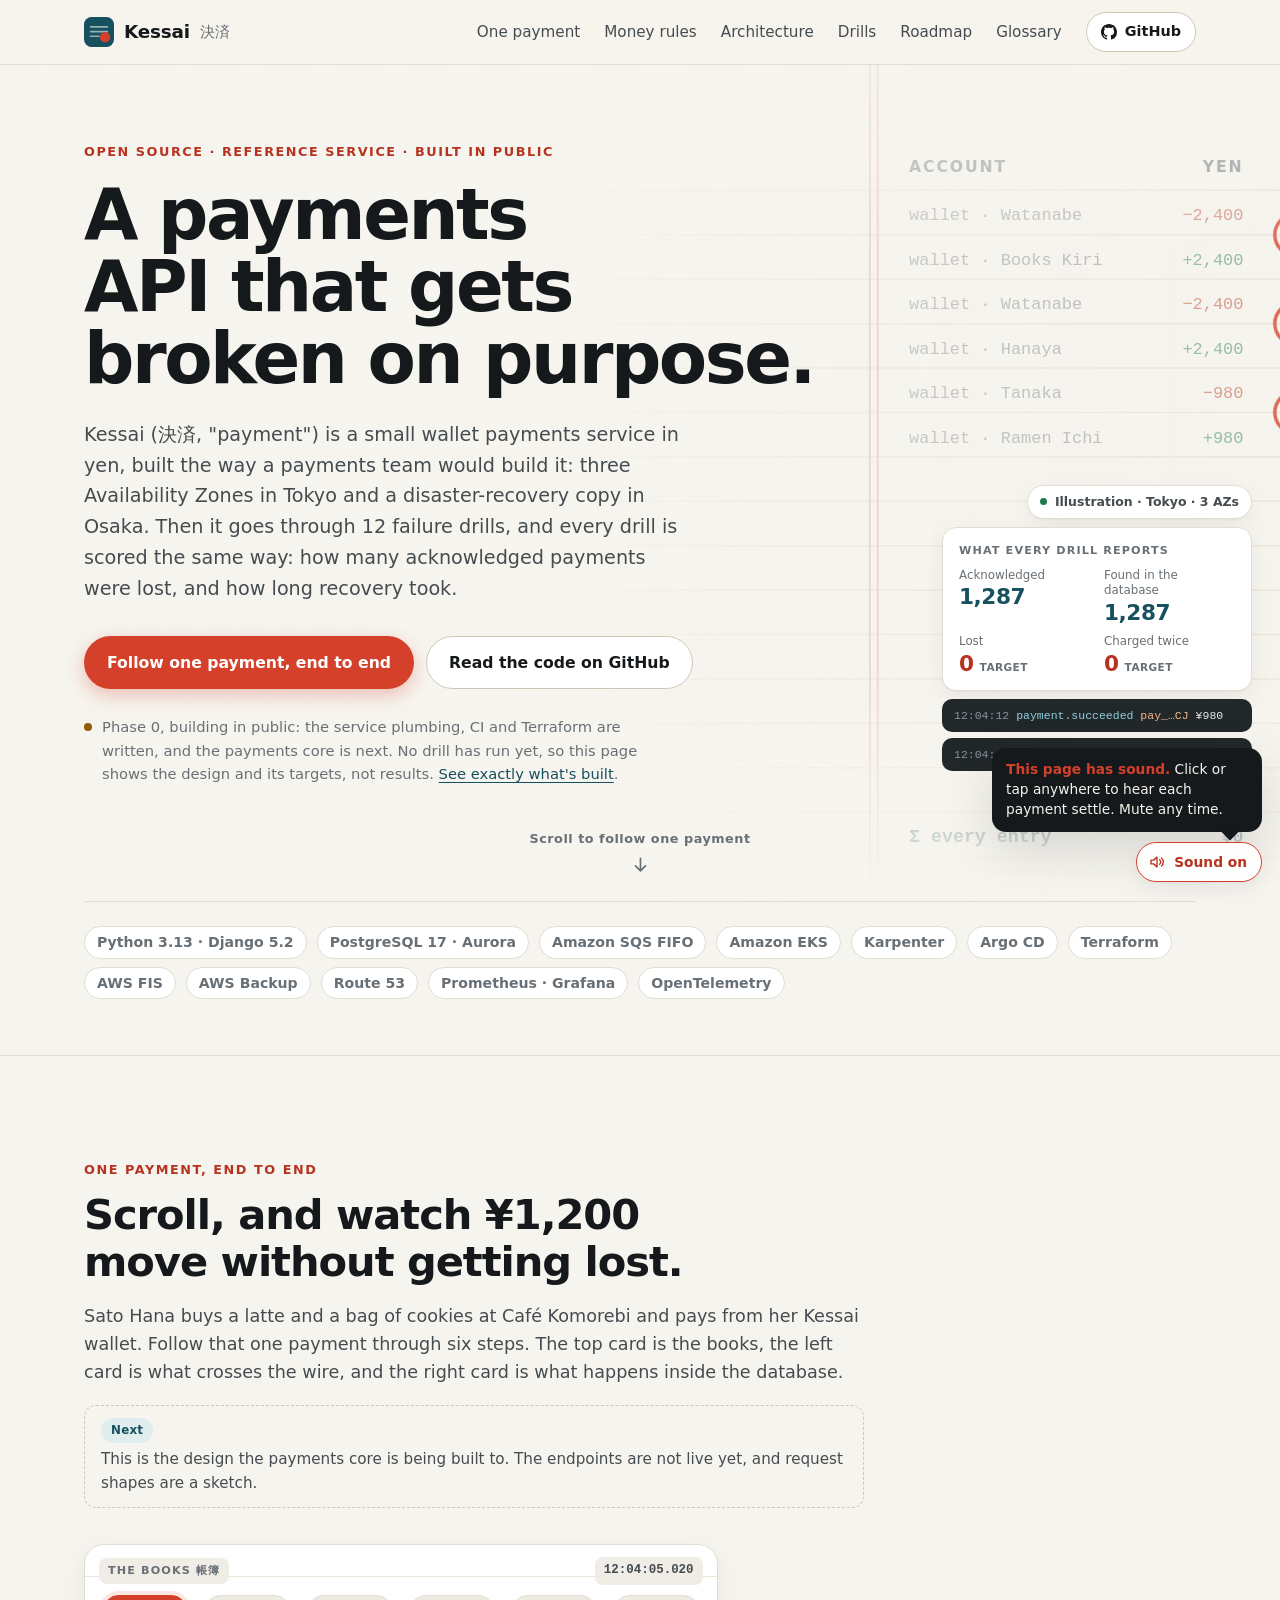
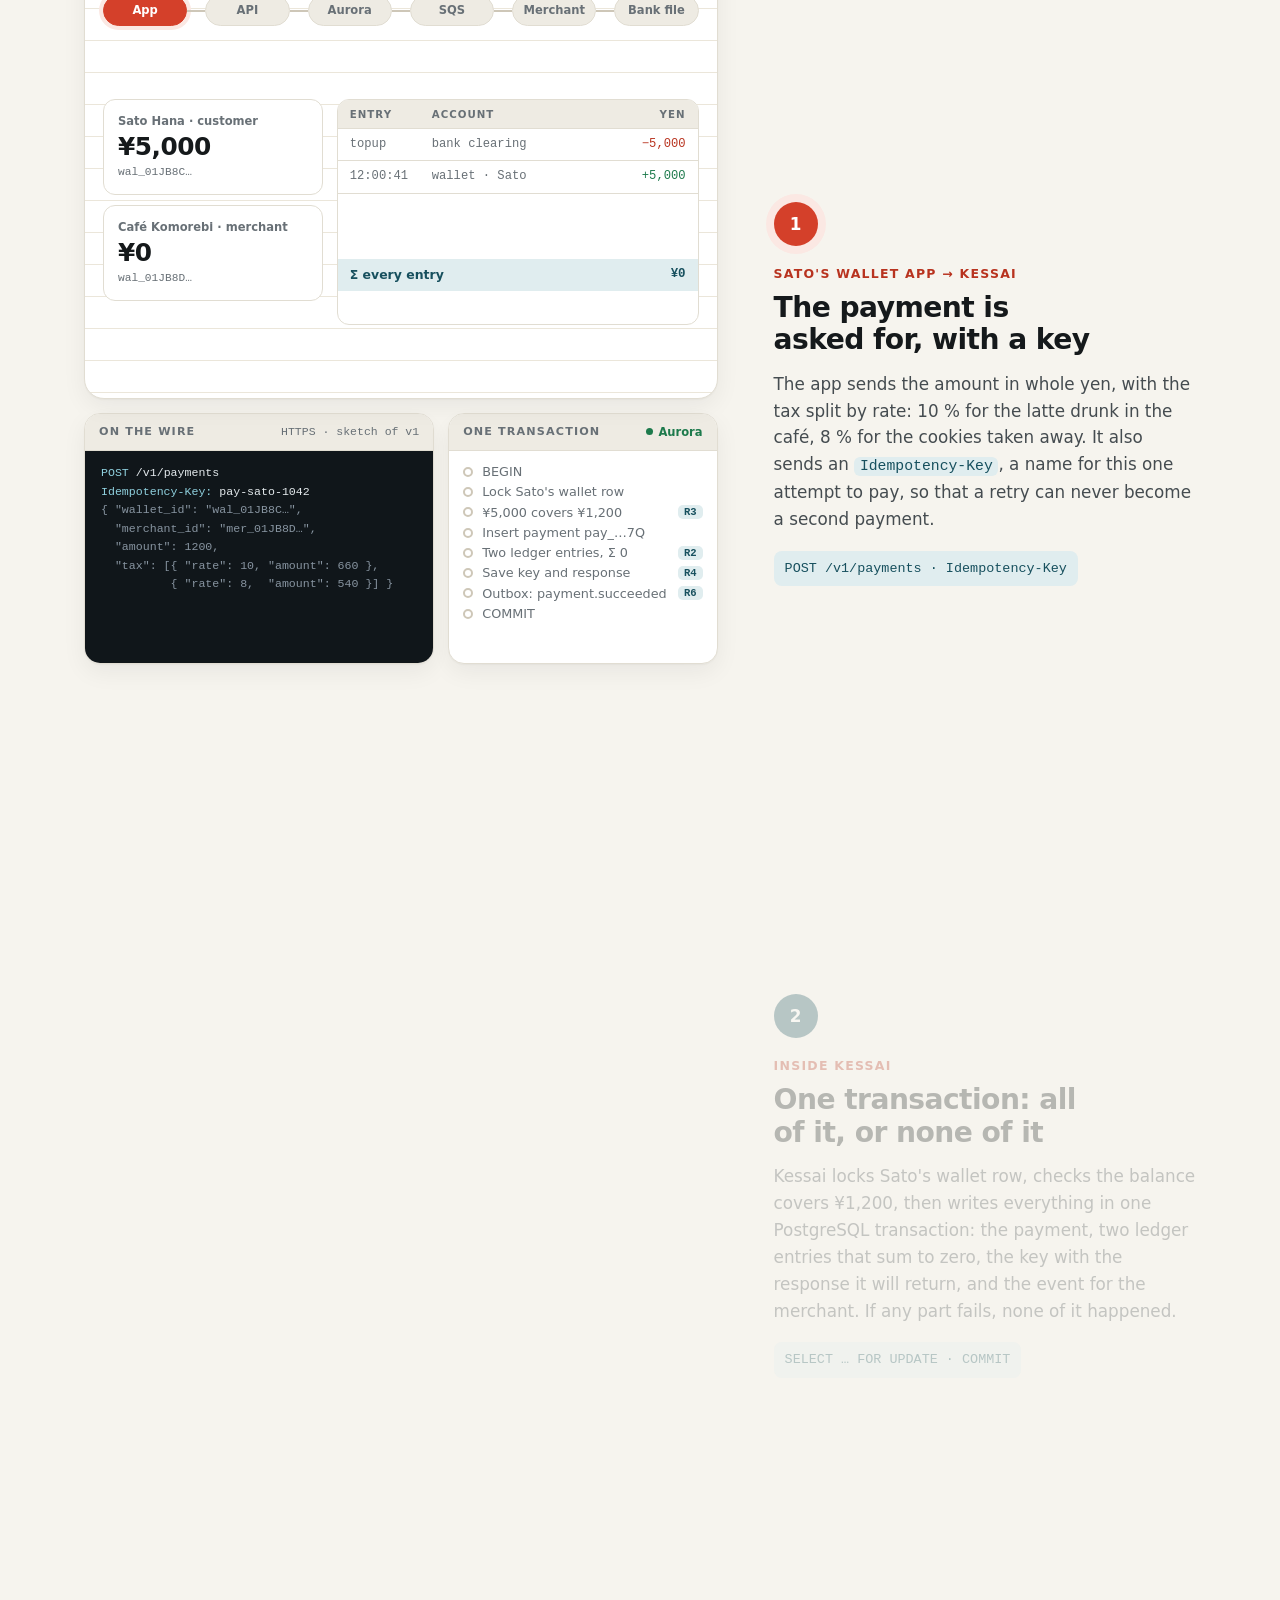
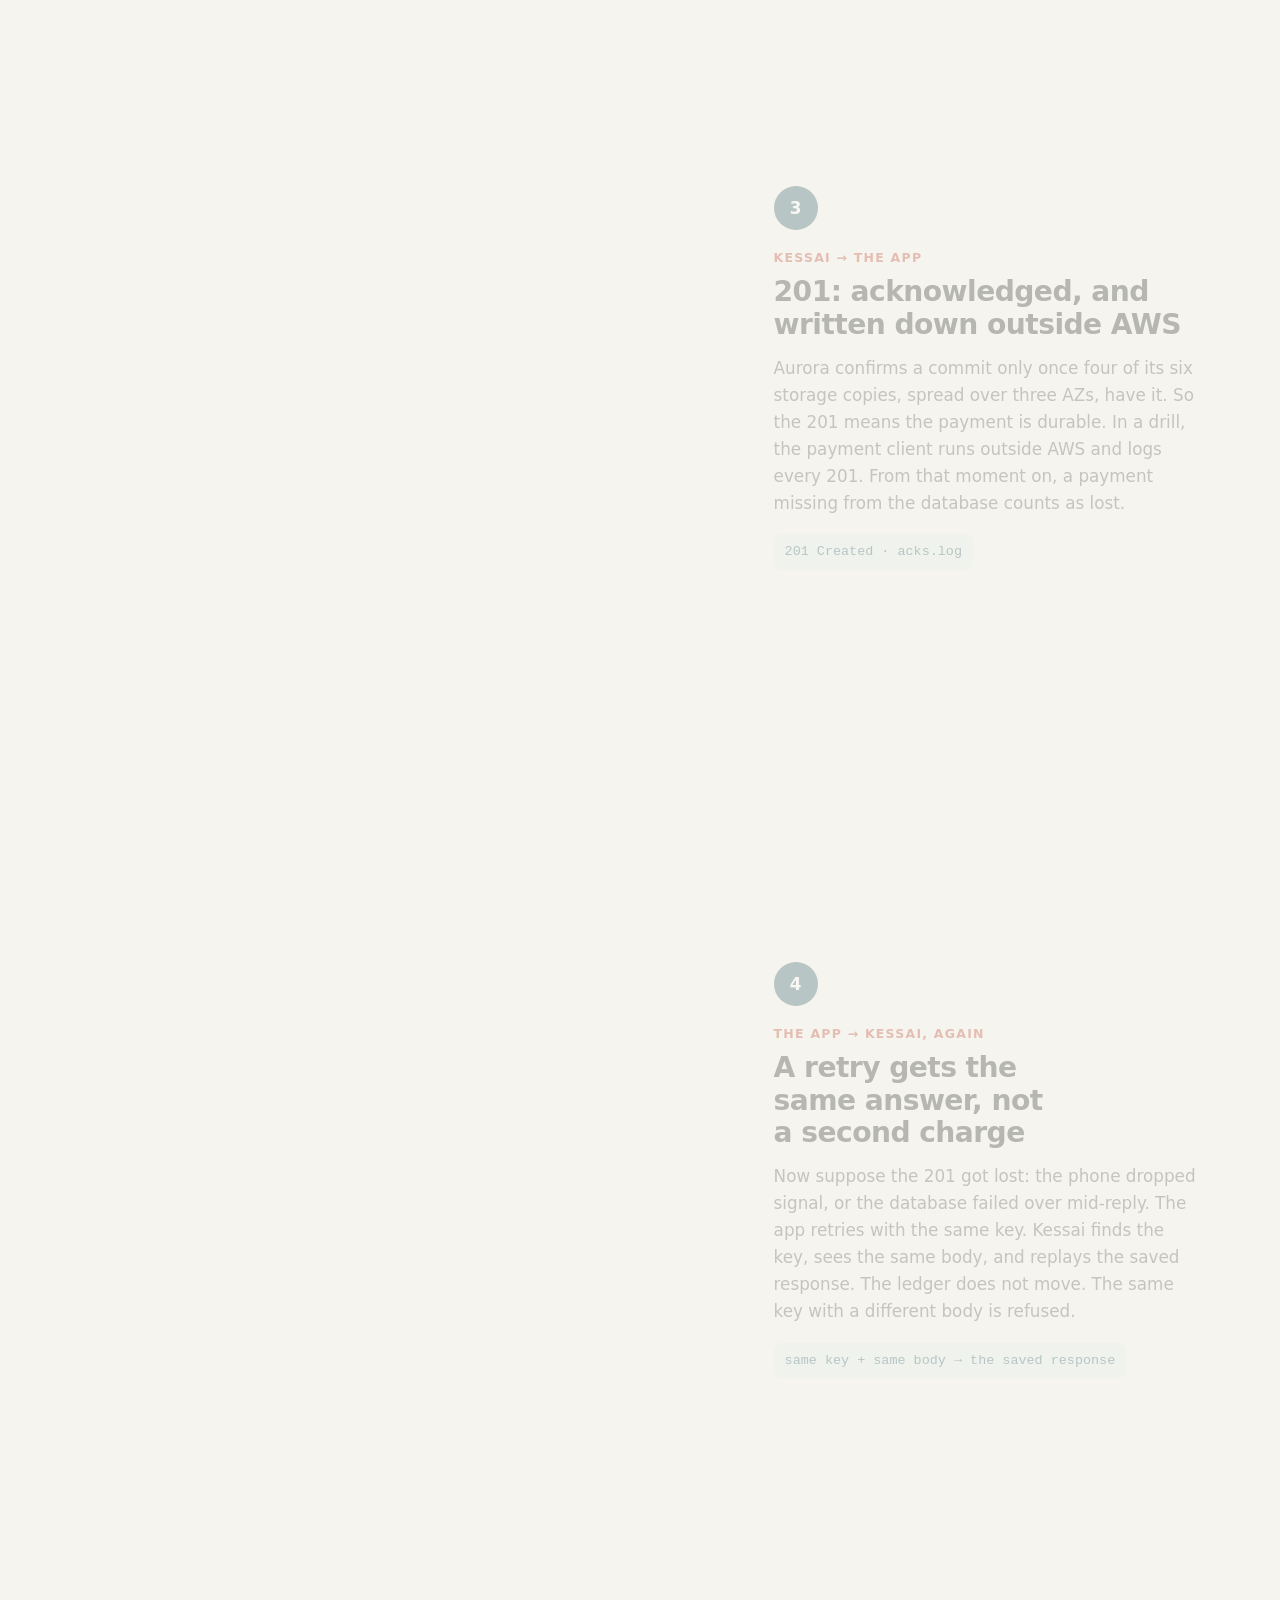
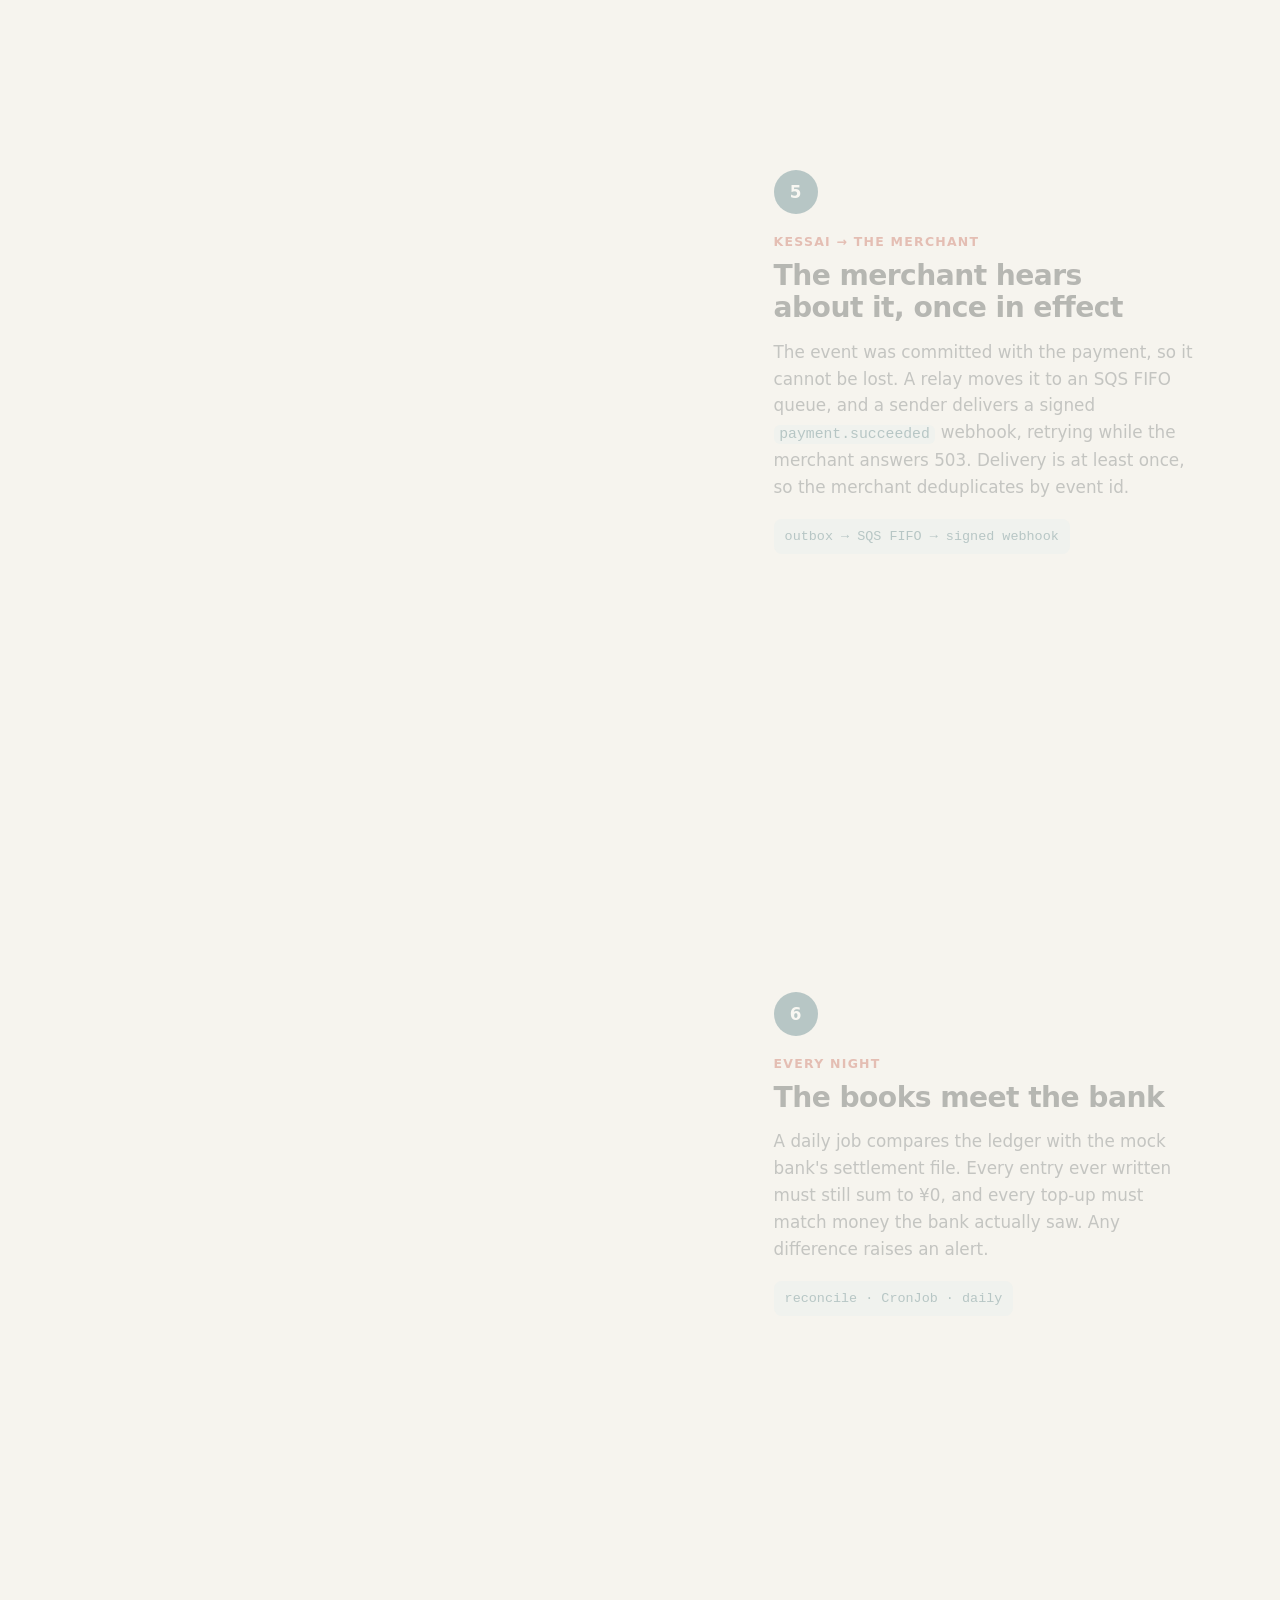
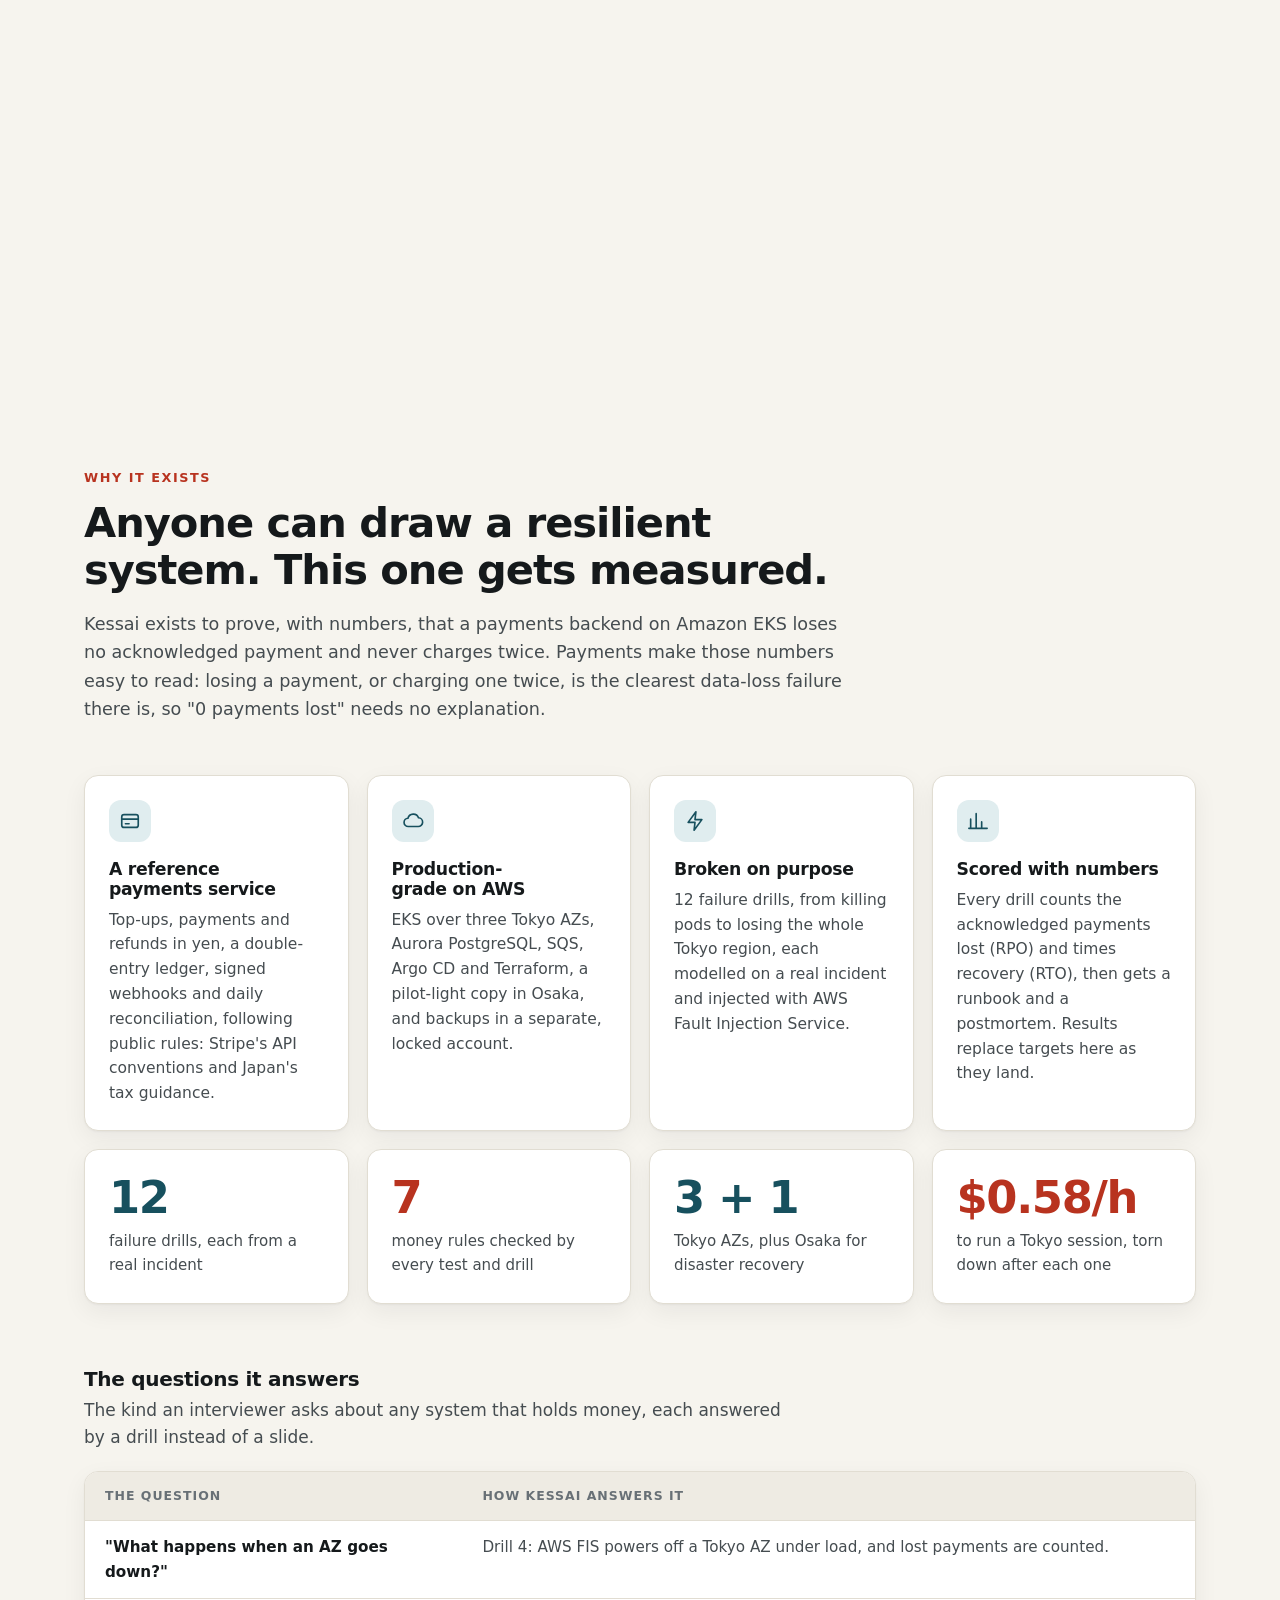
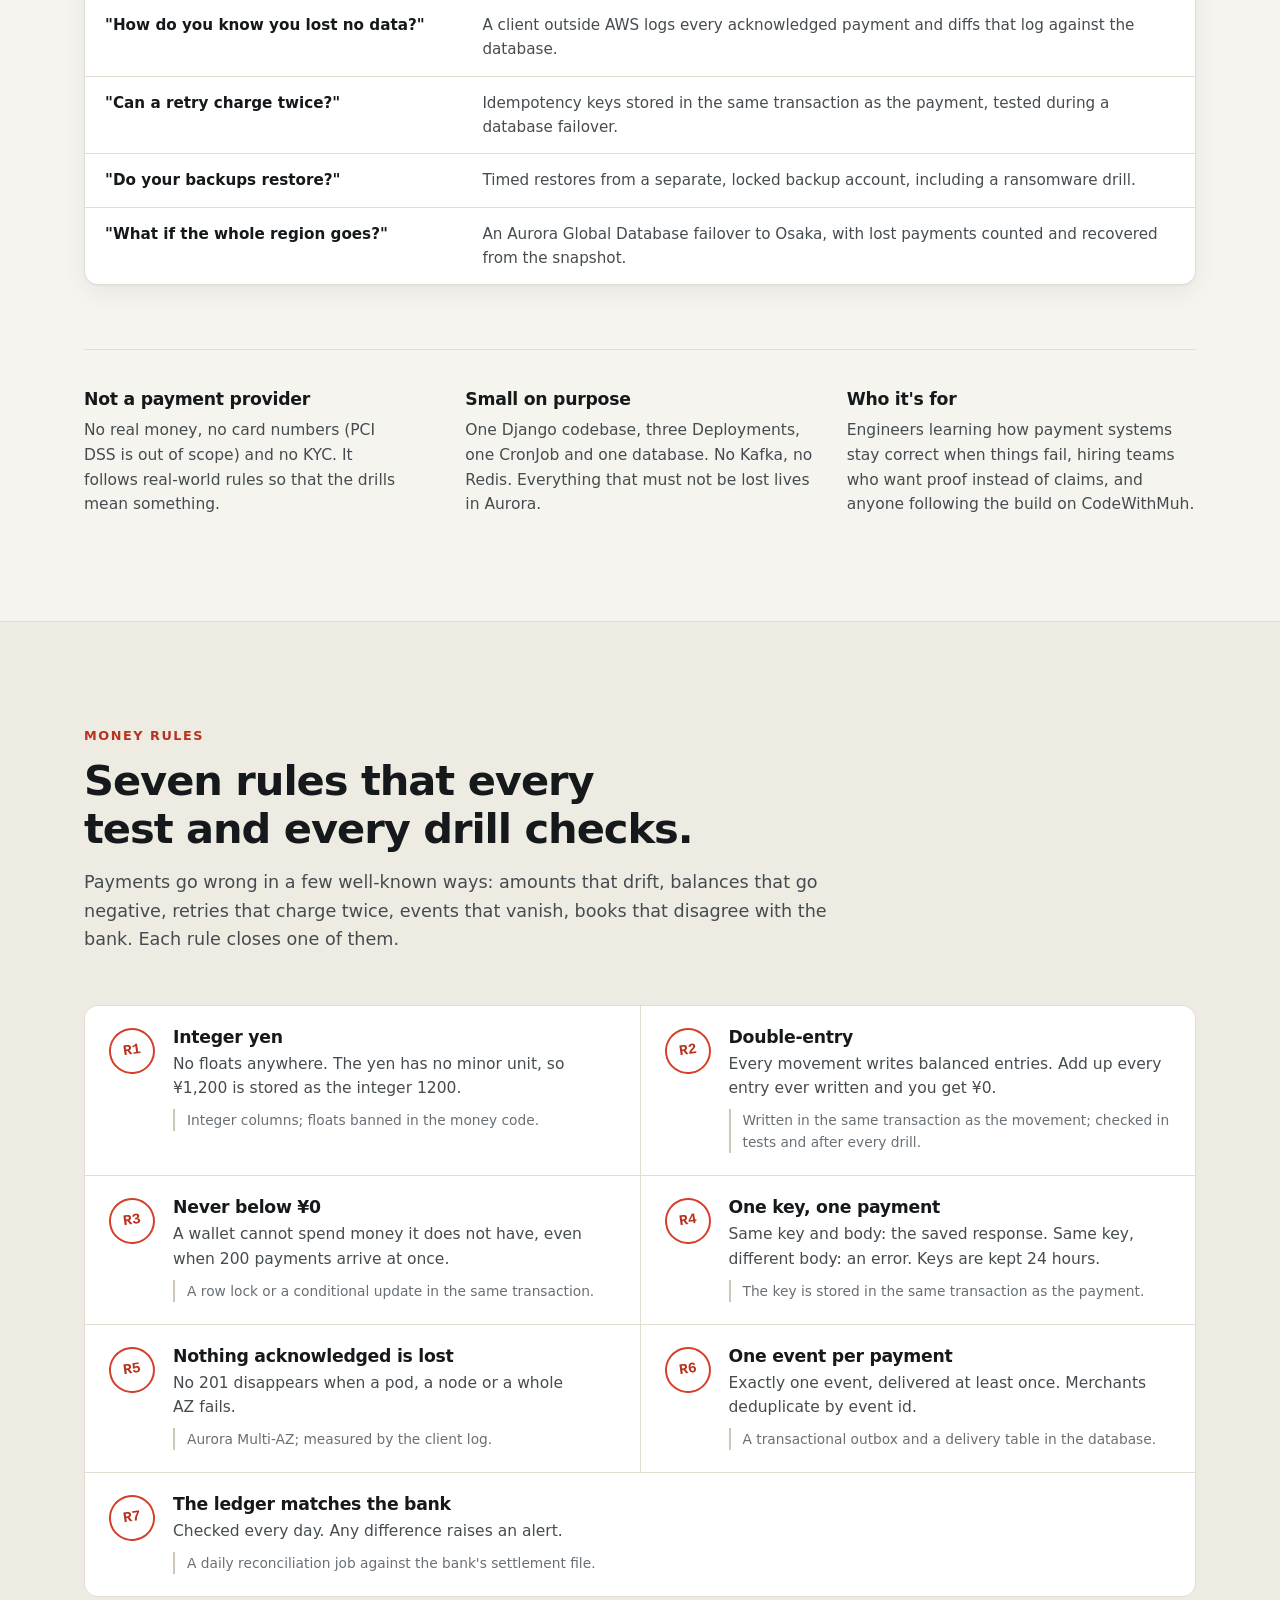
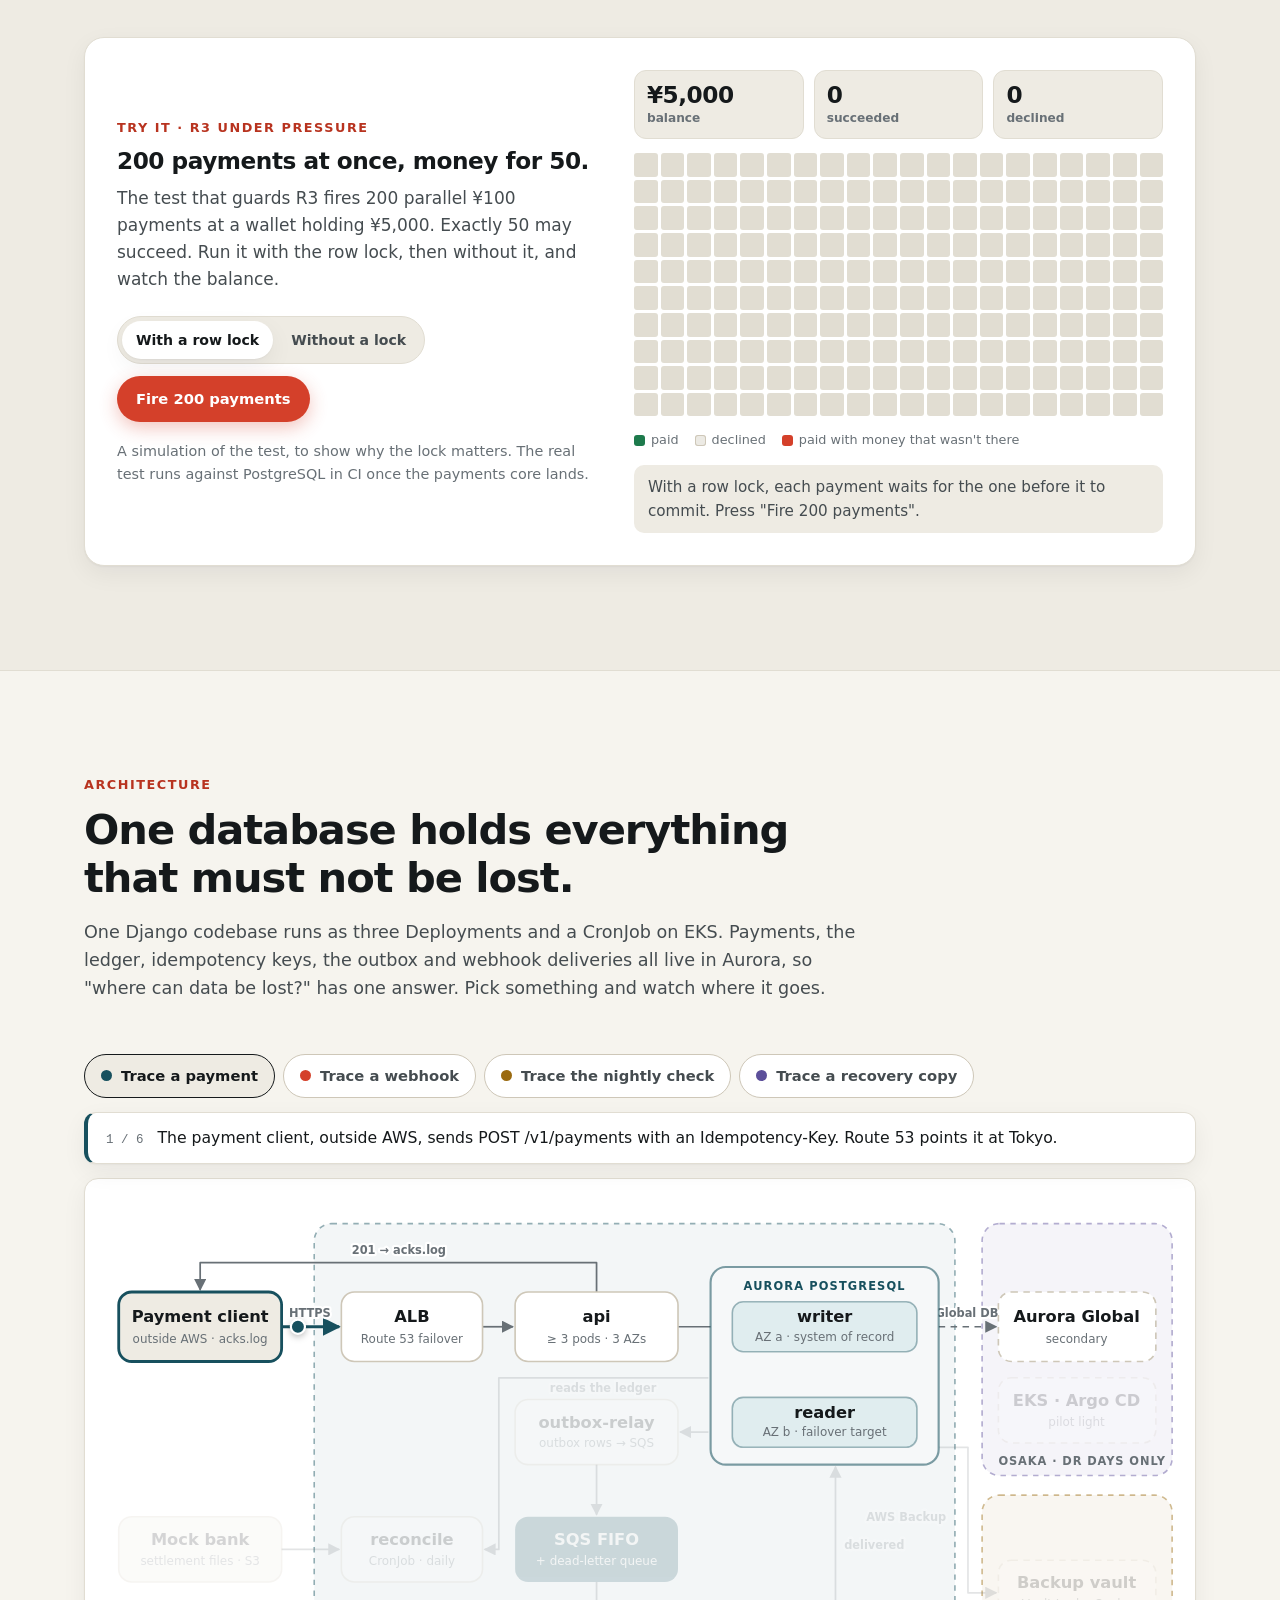
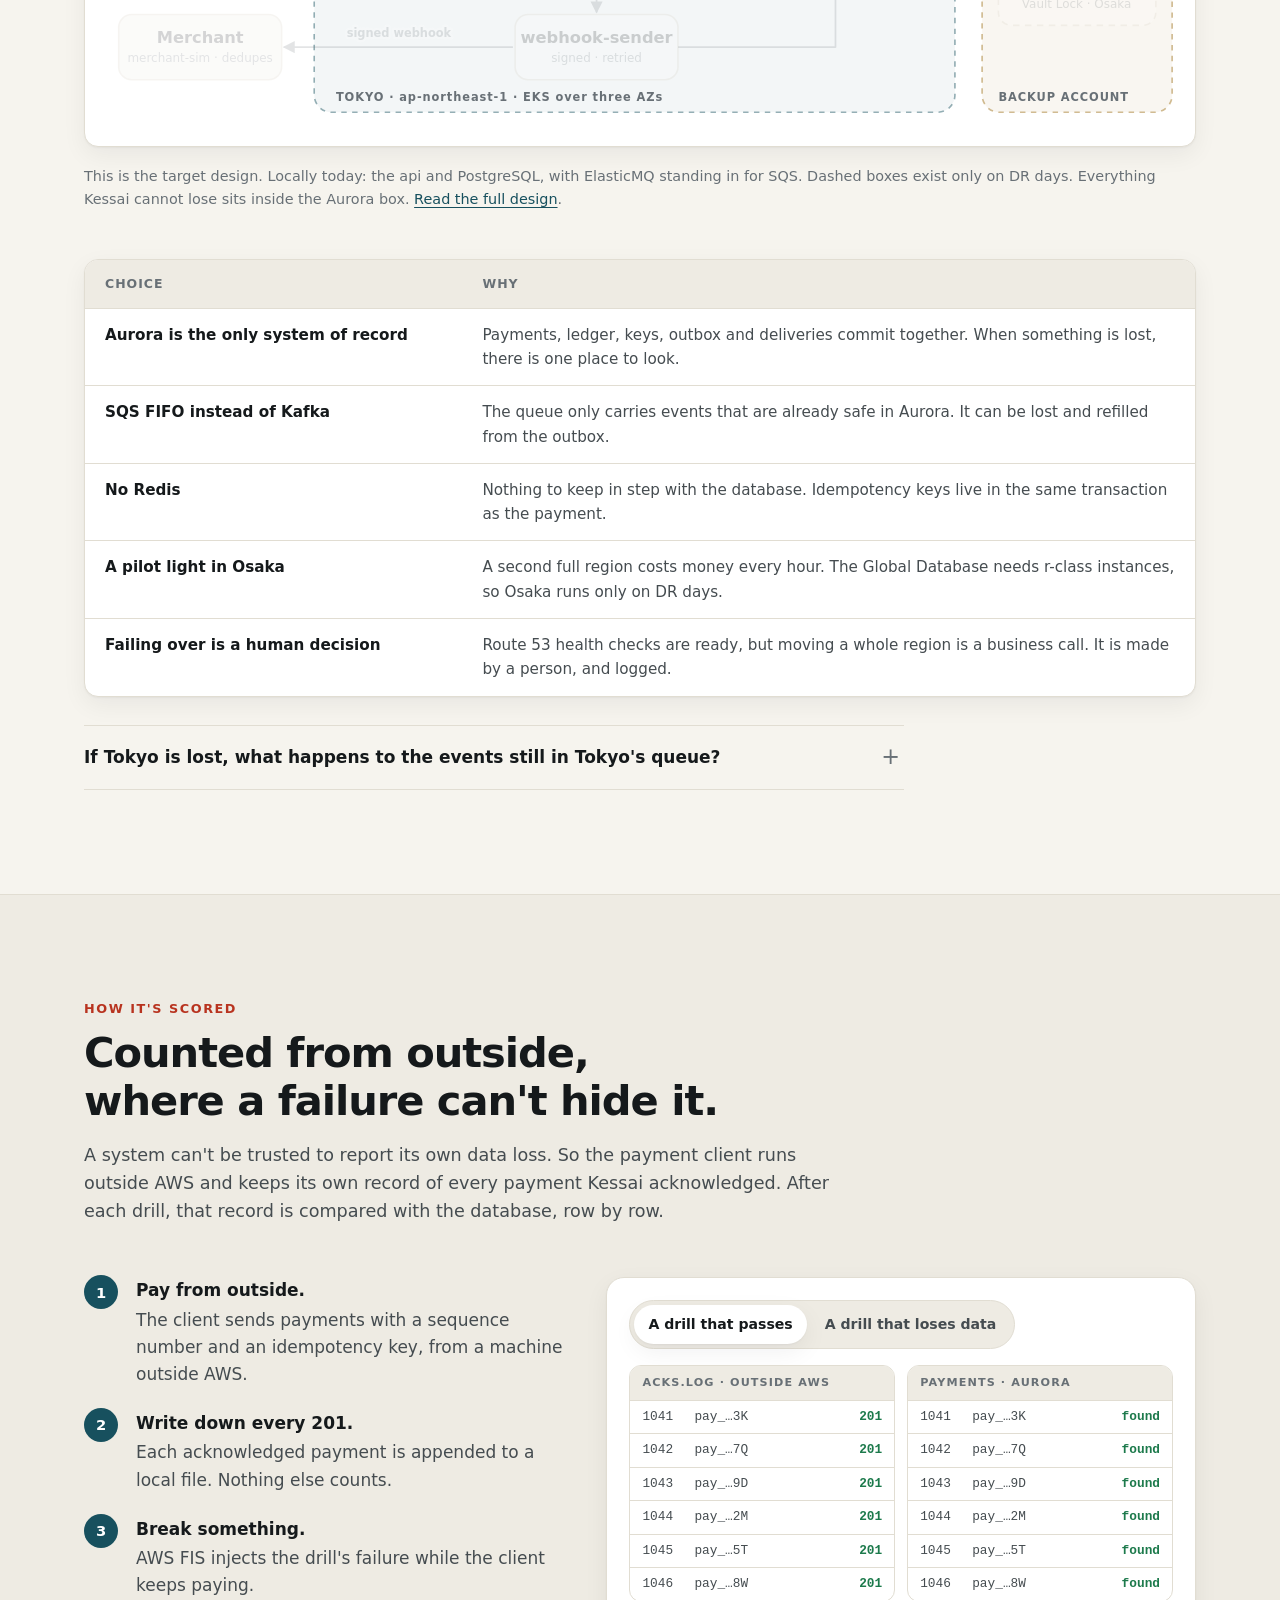
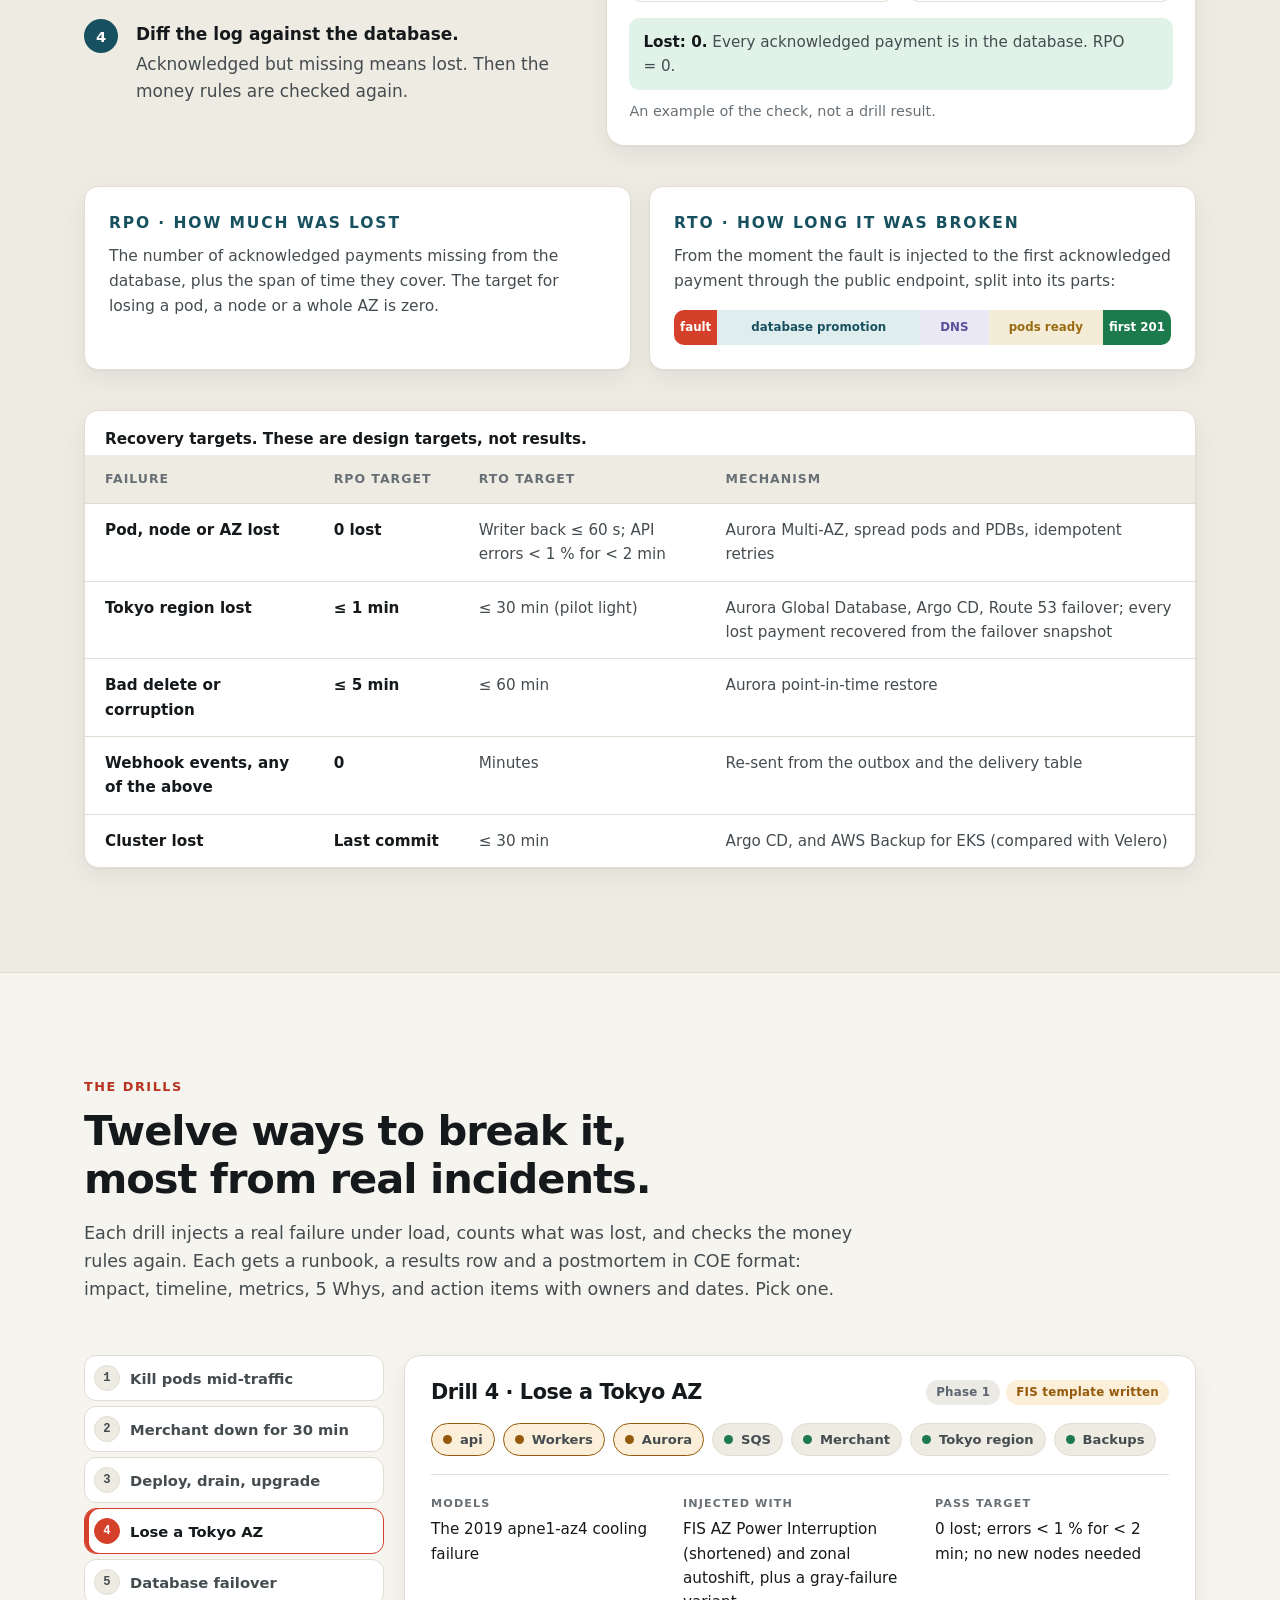
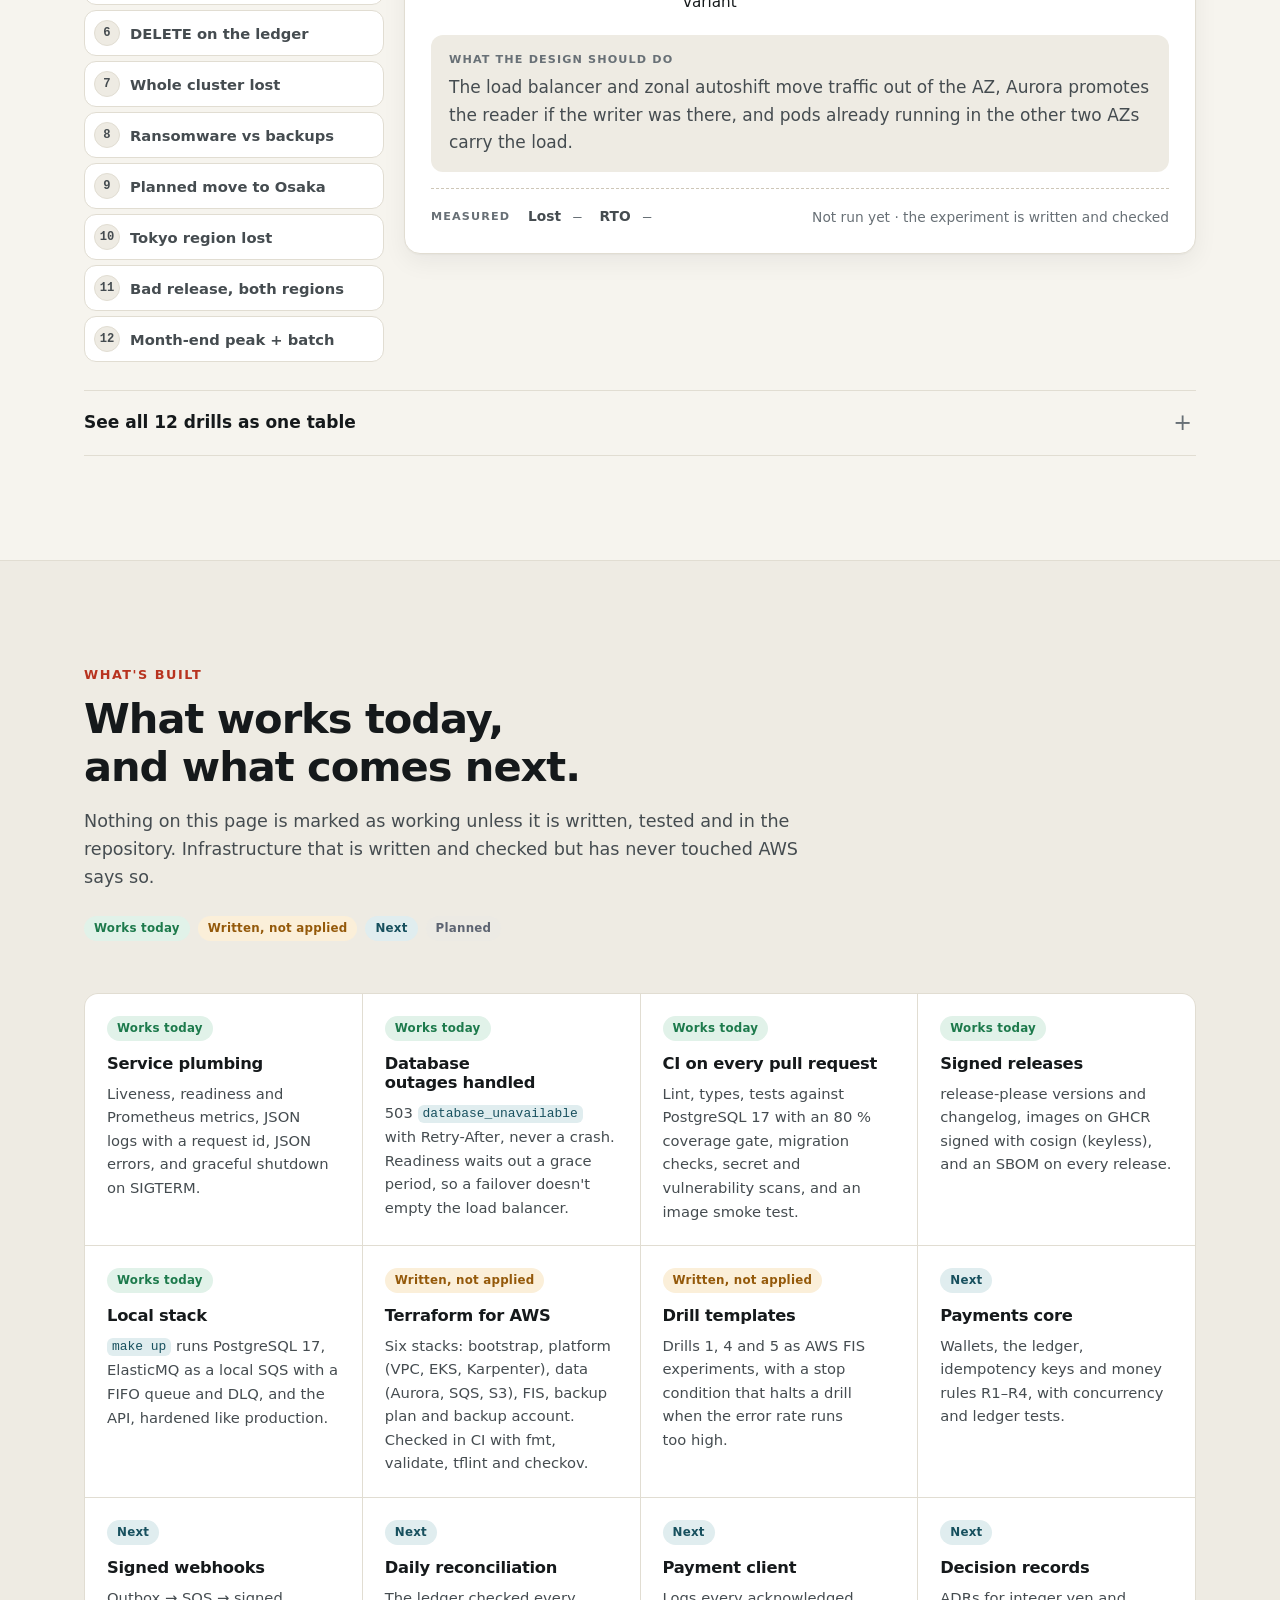
<file: website/index.html>
<!doctype html>
<html lang="en" class="no-js">
<head>
  <meta charset="utf-8">
  <meta name="viewport" content="width=device-width, initial-scale=1">
  <title>Kessai · A payments API broken on purpose</title>
  <meta name="description" content="Kessai is an open-source reference payments service in yen on Amazon EKS in Tokyo, with a disaster-recovery copy in Osaka. It is broken on purpose in 12 failure drills that count every acknowledged payment lost and time every recovery.">
  <meta name="theme-color" content="#f6f4ee" media="(prefers-color-scheme: light)">
  <meta name="theme-color" content="#0e1214" media="(prefers-color-scheme: dark)">
  <meta property="og:type" content="website">
  <meta property="og:title" content="Kessai · A payments API broken on purpose">
  <meta property="og:description" content="A wallet payments service in yen, built to production standards on AWS in Tokyo and Osaka, then broken in 12 failure drills that count every lost payment.">
  <meta name="twitter:card" content="summary">
  <link rel="icon" href="favicon.svg" type="image/svg+xml">
  <link rel="stylesheet" href="styles.css">
  <script src="main.js" defer></script>
</head>
<body>
  <a class="skip" href="#main">Skip to content</a>
  <div class="progress" aria-hidden="true"><span id="progress-fill"></span></div>

  <header class="nav">
    <div class="container nav-inner">
      <a class="brand" href="#top" aria-label="Kessai home">
        <svg class="mark" viewBox="0 0 32 32" aria-hidden="true"><rect width="32" height="32" rx="8" class="mark-bg"/><path d="M7 10.5h18M7 15.5h18M7 20.5h9" class="mark-rule"/><circle cx="22.5" cy="21.5" r="5.5" class="mark-seal"/></svg>
        <span class="brand-name">Kessai</span><span class="brand-kanji" lang="ja">決済</span>
      </a>
      <button class="nav-toggle" aria-expanded="false" aria-controls="nav-links">
        <span class="sr-only">Menu</span>
        <svg viewBox="0 0 24 24" aria-hidden="true"><path d="M4 7h16M4 12h16M4 17h16"/></svg>
      </button>
      <nav id="nav-links" class="nav-links" aria-label="Sections">
        <a href="#journey">One payment</a>
        <a href="#rules">Money rules</a>
        <a href="#architecture">Architecture</a>
        <a href="#drills">Drills</a>
        <a href="#roadmap">Roadmap</a>
        <a href="#learn">Glossary</a>
        <a class="btn btn-small" href="https://github.com/codewithmuh/kessai-payments">
          <svg viewBox="0 0 16 16" aria-hidden="true" class="gh"><path d="M8 0C3.58 0 0 3.58 0 8c0 3.54 2.29 6.53 5.47 7.59.4.07.55-.17.55-.38 0-.19-.01-.82-.01-1.49-2.01.37-2.53-.49-2.69-.94-.09-.23-.48-.94-.82-1.13-.28-.15-.68-.52-.01-.53.63-.01 1.08.58 1.23.82.72 1.21 1.87.87 2.33.66.07-.52.28-.87.51-1.07-1.78-.2-3.64-.89-3.64-3.95 0-.87.31-1.59.82-2.15-.08-.2-.36-1.02.08-2.12 0 0 .67-.21 2.2.82.64-.18 1.32-.27 2-.27.68 0 1.36.09 2 .27 1.53-1.04 2.2-.82 2.2-.82.44 1.1.16 1.92.08 2.12.51.56.82 1.27.82 2.15 0 3.07-1.87 3.75-3.65 3.95.29.25.54.73.54 1.48 0 1.07-.01 1.93-.01 2.2 0 .21.15.46.55.38A8.013 8.013 0 0016 8c0-4.42-3.58-8-8-8z"/></svg>
          GitHub
        </a>
      </nav>
    </div>
  </header>

  <!-- Stations: where you are on the page (desktop only) -->
  <nav class="stations" aria-label="Page sections">
    <ol>
      <li><a href="#top" data-station="top"><span>Start</span></a></li>
      <li><a href="#journey" data-station="journey"><span>One payment</span></a></li>
      <li><a href="#why" data-station="why"><span>Why it exists</span></a></li>
      <li><a href="#rules" data-station="rules"><span>Money rules</span></a></li>
      <li><a href="#architecture" data-station="architecture"><span>Architecture</span></a></li>
      <li><a href="#measure" data-station="measure"><span>Scoring</span></a></li>
      <li><a href="#drills" data-station="drills"><span>Drills</span></a></li>
      <li><a href="#built" data-station="built"><span>What's built</span></a></li>
      <li><a href="#run" data-station="run"><span>Run it</span></a></li>
      <li><a href="#roadmap" data-station="roadmap"><span>Roadmap</span></a></li>
      <li><a href="#learn" data-station="learn"><span>Glossary</span></a></li>
    </ol>
  </nav>

  <main id="main">
    <!-- ============================== Hero ============================== -->
    <section class="hero" id="top">
      <div class="hero-ledger" aria-hidden="true">
        <svg id="hero-ledger" viewBox="0 0 1200 640" preserveAspectRatio="xMidYMid slice"></svg>
        <div class="hero-fade"></div>
      </div>
      <div class="container hero-inner">
        <p class="eyebrow reveal">Open source · Reference service · Built in public</p>
        <h1 class="reveal">A payments API that gets<br class="br-wide"> broken on purpose.</h1>
        <p class="lede reveal">
          Kessai (<span lang="ja">決済</span>, "payment") is a small wallet payments service in yen, built the way a
          payments team would build it: three Availability Zones in Tokyo and a disaster-recovery copy in Osaka. Then it
          goes through 12 failure drills, and every drill is scored the same way: how many acknowledged payments were
          lost, and how long recovery took.
        </p>
        <div class="cta-row reveal">
          <a class="btn btn-primary" href="#journey">Follow one payment, end to end</a>
          <a class="btn btn-ghost" href="https://github.com/codewithmuh/kessai-payments">Read the code on GitHub</a>
        </div>
        <p class="status-note reveal">
          <span class="dot dot-wip" aria-hidden="true"></span>
          <span>Phase 0, building in public: the service plumbing, CI and Terraform are written, and the payments core
            is next. No drill has run yet, so this page shows the design and its targets, not results.
            <a href="#built">See exactly what's built</a>.</span>
        </p>
      </div>

      <div class="hero-live" aria-hidden="true">
        <div class="live-pill"><span class="live-dot"></span><span>Illustration · Tokyo · 3 AZs</span></div>
        <div class="score">
          <p class="score-title">What every drill reports</p>
          <dl>
            <div><dt>Acknowledged</dt><dd id="score-acked">1,284</dd></div>
            <div><dt>Found in the database</dt><dd id="score-found">1,284</dd></div>
            <div class="score-zero"><dt>Lost</dt><dd>0<small>target</small></dd></div>
            <div class="score-zero"><dt>Charged twice</dt><dd>0<small>target</small></dd></div>
          </dl>
        </div>
        <div class="hero-feed" id="hero-feed"></div>
      </div>

      <a class="scroll-cue" href="#journey" aria-label="Scroll to follow one payment">
        <span>Scroll to follow one payment</span>
        <svg viewBox="0 0 24 24" aria-hidden="true"><path d="M12 4v15m0 0l-6-6m6 6l6-6"/></svg>
      </a>
    </section>

    <div class="container">
      <ul class="stack-strip reveal" aria-label="Built with">
        <li>Python 3.13 · Django 5.2</li><li>PostgreSQL 17 · Aurora</li><li>Amazon SQS FIFO</li><li>Amazon EKS</li>
        <li>Karpenter</li><li>Argo CD</li><li>Terraform</li><li>AWS FIS</li><li>AWS Backup</li><li>Route 53</li>
        <li>Prometheus · Grafana</li><li>OpenTelemetry</li>
      </ul>
    </div>

    <!-- ============================== Journey ============================== -->
    <section class="journey" id="journey">
      <div class="container">
        <div class="section-head reveal">
          <p class="eyebrow">One payment, end to end</p>
          <h2>Scroll, and watch ¥1,200 move without getting lost.</h2>
          <p class="section-lede">
            Sato Hana buys a latte and a bag of cookies at Café Komorebi and pays from her Kessai wallet. Follow that one
            payment through six steps. The top card is the books, the left card is what crosses the wire, and the right
            card is what happens inside the database.
          </p>
          <p class="design-note"><span class="pill pill-next">Next</span> This is the design the payments core is being
            built to. The endpoints are not live yet, and request shapes are a sketch.</p>
        </div>
      </div>

      <div class="container journey-grid">
        <!-- Pinned scene -->
        <div class="scene" id="scene" data-stage="request" data-step="0">
          <div class="scene-books">
            <div class="scene-label"><span class="scene-tag">The books <span lang="ja">帳簿</span></span><span id="scene-clock">12:04:05.020</span></div>
            <ol class="flow" id="flow" aria-hidden="true">
              <li data-n="client">App</li><li data-n="api">API</li><li data-n="db">Aurora</li><li data-n="queue">SQS</li><li data-n="merchant">Merchant</li><li data-n="bank">Bank file</li>
            </ol>
            <div class="books-body">
              <div class="wallets">
                <div class="wallet" id="w-cus">
                  <p class="wallet-who">Sato Hana · customer</p>
                  <p class="wallet-bal"><span id="bal-cus">¥5,000</span><span class="wallet-delta delta-neg">−¥1,200</span></p>
                  <p class="wallet-id">wal_01JB8C…</p>
                </div>
                <div class="wallet" id="w-mer">
                  <p class="wallet-who">Café Komorebi · merchant</p>
                  <p class="wallet-bal"><span id="bal-mer">¥0</span><span class="wallet-delta delta-pos">+¥1,200</span></p>
                  <p class="wallet-id">wal_01JB8D…</p>
                </div>
              </div>
              <div class="journal" id="journal">
                <div class="journal-head"><span>Entry</span><span>Account</span><span class="amt">Yen</span></div>
                <ol>
                  <li class="je je-old"><span class="t">topup</span><span class="acct">bank clearing</span><span class="amt neg">−5,000</span></li>
                  <li class="je je-old"><span class="t">12:00:41</span><span class="acct">wallet · Sato</span><span class="amt pos">+5,000</span></li>
                  <li class="je je-new"><span class="t">pay_…7Q</span><span class="acct">wallet · Sato</span><span class="amt neg">−1,200</span></li>
                  <li class="je je-new"><span class="t">12:04:05</span><span class="acct">wallet · Komorebi</span><span class="amt pos">+1,200</span></li>
                </ol>
                <div class="journal-sum"><span>Σ every entry</span><span class="amt">¥0</span><span class="sum-ok">balanced</span></div>
                <div class="journal-recon"><span>Ledger vs bank file</span><span class="sum-ok">matches</span></div>
                <span class="untouched">No new entries</span>
                <span class="stamp" lang="ja" aria-hidden="true">済</span>
              </div>
            </div>
          </div>

          <div class="scene-panels">
            <!-- What crosses the wire -->
            <div class="panel panel-wire">
              <div class="panel-head"><span class="scene-tag" id="wire-who">On the wire</span><span class="panel-sub" id="wire-sub">HTTPS · sketch of v1</span></div>
              <div class="wire-views">
                <pre class="wire-view active" data-view="request"><code><span class="tok-k">POST</span> /v1/payments
<span class="tok-k">Idempotency-Key:</span> pay-sato-1042
<span class="tok-c">{ "wallet_id": "wal_01JB8C…",
  "merchant_id": "mer_01JB8D…",
  "amount": 1200,
  "tax": [{ "rate": 10, "amount": 660 },
          { "rate": 8,  "amount": 540 }] }</span></code></pre>
                <pre class="wire-view" data-view="ack"><code><span class="tok-ok">201</span> { "id": "pay_01JB8F…7Q",
      "status": <span class="tok-s">"succeeded"</span>, "amount": <span class="tok-s">1200</span>,
      "tax_included": { "10": <span class="tok-s">60</span>, "8": <span class="tok-s">40</span> } }

<span class="tok-c"># acks.log, on the client, outside AWS</span>
<span class="ack-line">seq=1042 key=pay-sato-1042 pay_01JB8F…7Q <span class="tok-ok">201</span></span></code></pre>
                <pre class="wire-view" data-view="retry"><code><span class="tok-c"># Suppose the 201 never arrived. Same key, same body:</span>
<span class="tok-k">POST</span> /v1/payments
<span class="tok-k">Idempotency-Key:</span> pay-sato-1042

<span class="tok-ok">201</span> { "id": "pay_01JB8F…7Q", … }  <span class="tok-c">← the saved one</span>

<span class="tok-c"># Same key, different body: refused.</span>
<span class="tok-c"># Never a second payment.</span></code></pre>
                <pre class="wire-view" data-view="webhook"><code><span class="tok-k">POST</span> https://komorebi.example/kessai
<span class="tok-k">Kessai-Signature:</span> t=1760929449,v1=5f0a…
{ "id": "evt_01JB8G…",
  "type": <span class="tok-s">"payment.succeeded"</span>,
  "data": { "payment_id": "pay_01JB8F…7Q" } }

<span class="attempt attempt-1">attempt 1 → <span class="tok-bad">503</span>  retry in 30 s</span>
<span class="attempt attempt-2">attempt 2 → <span class="tok-ok">200</span>  delivered</span></code></pre>
                <pre class="wire-view" data-view="recon"><code><span class="tok-k">reconcile</span>  CronJob, every night
<span class="tok-c">settlement file  mock-bank/2026-10-20.csv</span>

ledger entries    Σ = <span class="tok-s">¥0</span>          <span class="tok-ok">✓</span>
top-ups vs bank   every one matched  <span class="tok-ok">✓</span>
differences       <span class="tok-s">0</span>, no alert</code></pre>
              </div>
            </div>

            <!-- Inside the database -->
            <div class="panel panel-db">
              <div class="panel-head"><span class="scene-tag" id="db-who">One transaction</span><span class="live"><span class="live-dot"></span>Aurora</span></div>
              <div class="db-views">
                <ol class="db-view tsteps active" data-view="tx">
                  <li>BEGIN</li>
                  <li>Lock Sato's wallet row</li>
                  <li>¥5,000 covers ¥1,200 <span class="rtag">R3</span></li>
                  <li>Insert payment pay_…7Q</li>
                  <li>Two ledger entries, Σ 0 <span class="rtag">R2</span></li>
                  <li>Save key and response <span class="rtag">R4</span></li>
                  <li>Outbox: payment.succeeded <span class="rtag">R6</span></li>
                  <li>COMMIT</li>
                </ol>
                <ol class="db-view tsteps" data-view="durable">
                  <li>COMMIT reaches storage quorum</li>
                  <li>4 of 6 copies, across 3 AZs</li>
                  <li>201 sent to the app</li>
                  <li>App logs seq 1042 outside AWS <span class="rtag">R5</span></li>
                </ol>
                <ol class="db-view tsteps" data-view="replay">
                  <li>Key pay-sato-1042 found</li>
                  <li>Same request body</li>
                  <li>Return the saved 201</li>
                  <li>Ledger untouched</li>
                  <li>Different body? Refused <span class="rtag">R4</span></li>
                </ol>
                <ol class="db-view tsteps" data-view="outbox">
                  <li>Outbox row committed</li>
                  <li>outbox-relay → SQS FIFO</li>
                  <li>webhook-sender signs it</li>
                  <li>Attempt 1: 503 from merchant</li>
                  <li>Attempt 2: 200, delivered</li>
                  <li>Deduped by event id <span class="rtag">R6</span></li>
                </ol>
                <ol class="db-view tsteps" data-view="recon">
                  <li>Read the bank's settlement file</li>
                  <li>Σ every entry = ¥0 <span class="rtag">R2</span></li>
                  <li>Top-ups match the bank <span class="rtag">R7</span></li>
                  <li>Differences: 0, no alert</li>
                </ol>
              </div>
            </div>
          </div>
        </div>

        <!-- Scrolling steps -->
        <ol class="steps-col" id="steps-col">
          <li class="jstep" data-step="0">
            <span class="jnum">1</span>
            <p class="jwho">Sato's wallet app → Kessai</p>
            <h3>The payment is asked for, with a key</h3>
            <p>The app sends the amount in whole yen, with the tax split by rate: 10 % for the latte drunk in the café,
              8 % for the cookies taken away. It also sends an <code>Idempotency-Key</code>, a name for this one attempt
              to pay, so that a retry can never become a second payment.</p>
            <code class="jcode">POST /v1/payments · Idempotency-Key</code>
          </li>
          <li class="jstep" data-step="1">
            <span class="jnum">2</span>
            <p class="jwho">Inside Kessai</p>
            <h3>One transaction: all of it, or none of it</h3>
            <p>Kessai locks Sato's wallet row, checks the balance covers ¥1,200, then writes everything in one PostgreSQL
              transaction: the payment, two ledger entries that sum to zero, the key with the response it will return,
              and the event for the merchant. If any part fails, none of it happened.</p>
            <code class="jcode">SELECT … FOR UPDATE · COMMIT</code>
          </li>
          <li class="jstep" data-step="2">
            <span class="jnum">3</span>
            <p class="jwho">Kessai → the app</p>
            <h3>201: acknowledged, and written down outside AWS</h3>
            <p>Aurora confirms a commit only once four of its six storage copies, spread over three AZs, have it. So the
              201 means the payment is durable. In a drill, the payment client runs outside AWS and logs every 201. From
              that moment on, a payment missing from the database counts as lost.</p>
            <code class="jcode">201 Created · acks.log</code>
          </li>
          <li class="jstep" data-step="3">
            <span class="jnum">4</span>
            <p class="jwho">The app → Kessai, again</p>
            <h3>A retry gets the same answer, not a second charge</h3>
            <p>Now suppose the 201 got lost: the phone dropped signal, or the database failed over mid-reply. The app
              retries with the same key. Kessai finds the key, sees the same body, and replays the saved response. The
              ledger does not move. The same key with a different body is refused.</p>
            <code class="jcode">same key + same body → the saved response</code>
          </li>
          <li class="jstep" data-step="4">
            <span class="jnum">5</span>
            <p class="jwho">Kessai → the merchant</p>
            <h3>The merchant hears about it, once in effect</h3>
            <p>The event was committed with the payment, so it cannot be lost. A relay moves it to an SQS FIFO queue, and
              a sender delivers a signed <code>payment.succeeded</code> webhook, retrying while the merchant answers 503.
              Delivery is at least once, so the merchant deduplicates by event id.</p>
            <code class="jcode">outbox → SQS FIFO → signed webhook</code>
          </li>
          <li class="jstep" data-step="5">
            <span class="jnum">6</span>
            <p class="jwho">Every night</p>
            <h3>The books meet the bank</h3>
            <p>A daily job compares the ledger with the mock bank's settlement file. Every entry ever written must still
              sum to ¥0, and every top-up must match money the bank actually saw. Any difference raises an alert.</p>
            <code class="jcode">reconcile · CronJob · daily</code>
          </li>
        </ol>
      </div>
    </section>

    <!-- ============================== Why ============================== -->
    <section class="section" id="why">
      <div class="container">
        <div class="section-head reveal">
          <p class="eyebrow">Why it exists</p>
          <h2>Anyone can draw a resilient system. This one gets measured.</h2>
          <p class="section-lede">
            Kessai exists to prove, with numbers, that a payments backend on Amazon EKS loses no acknowledged payment
            and never charges twice. Payments make those numbers easy to read: losing a payment, or charging one twice,
            is the clearest data-loss failure there is, so "0 payments lost" needs no explanation.
          </p>
        </div>

        <div class="grid grid-4 reveal-group">
          <article class="card reveal">
            <div class="card-icon" aria-hidden="true"><svg viewBox="0 0 24 24"><rect x="3" y="5" width="18" height="14" rx="2.5"/><path d="M3 10h18M7 15h4"/></svg></div>
            <h3>A reference payments service</h3>
            <p>Top-ups, payments and refunds in yen, a double-entry ledger, signed webhooks and daily reconciliation,
              following public rules: Stripe's API conventions and Japan's tax guidance.</p>
          </article>
          <article class="card reveal">
            <div class="card-icon" aria-hidden="true"><svg viewBox="0 0 24 24"><path d="M7 18a4.5 4.5 0 0 1-.5-9A6 6 0 0 1 18 8.5a4 4 0 0 1-.5 9.5H7z"/></svg></div>
            <h3>Production-grade on AWS</h3>
            <p>EKS over three Tokyo AZs, Aurora PostgreSQL, SQS, Argo CD and Terraform, a pilot-light copy in Osaka,
              and backups in a separate, locked account.</p>
          </article>
          <article class="card reveal">
            <div class="card-icon" aria-hidden="true"><svg viewBox="0 0 24 24"><path d="M13 2L4.5 13.5H12L11 22l8.5-11.5H12z"/></svg></div>
            <h3>Broken on purpose</h3>
            <p>12 failure drills, from killing pods to losing the whole Tokyo region, each modelled on a real incident
              and injected with AWS Fault Injection Service.</p>
          </article>
          <article class="card reveal">
            <div class="card-icon" aria-hidden="true"><svg viewBox="0 0 24 24"><path d="M4 20V10M10 20V4M16 20v-7M22 20H2"/></svg></div>
            <h3>Scored with numbers</h3>
            <p>Every drill counts the acknowledged payments lost (RPO) and times recovery (RTO), then gets a runbook and
              a postmortem. Results replace targets here as they land.</p>
          </article>
        </div>

        <div class="stats reveal-group">
          <div class="stat reveal"><span class="stat-num" data-count="12">12</span><span class="stat-label">failure drills, each from a real incident</span></div>
          <div class="stat reveal"><span class="stat-num" data-count="7">7</span><span class="stat-label">money rules checked by every test and drill</span></div>
          <div class="stat reveal"><span class="stat-num" data-count="3" data-suffix=" + 1">3 + 1</span><span class="stat-label">Tokyo AZs, plus Osaka for disaster recovery</span></div>
          <div class="stat reveal"><span class="stat-num" data-count="0.58" data-decimals="2" data-prefix="$" data-suffix="/h">$0.58/h</span><span class="stat-label">to run a Tokyo session, torn down after each one</span></div>
        </div>

        <div class="section-sub reveal">
          <h3>The questions it answers</h3>
          <p>The kind an interviewer asks about any system that holds money, each answered by a drill instead of a
            slide.</p>
        </div>
        <div class="table-wrap reveal">
          <table class="compare">
            <thead><tr><th scope="col">The question</th><th scope="col">How Kessai answers it</th></tr></thead>
            <tbody>
              <tr><th scope="row">"What happens when an AZ goes down?"</th><td>Drill 4: AWS FIS powers off a Tokyo AZ under load, and lost payments are counted.</td></tr>
              <tr><th scope="row">"How do you know you lost no data?"</th><td>A client outside AWS logs every acknowledged payment and diffs that log against the database.</td></tr>
              <tr><th scope="row">"Can a retry charge twice?"</th><td>Idempotency keys stored in the same transaction as the payment, tested during a database failover.</td></tr>
              <tr><th scope="row">"Do your backups restore?"</th><td>Timed restores from a separate, locked backup account, including a ransomware drill.</td></tr>
              <tr><th scope="row">"What if the whole region goes?"</th><td>An Aurora Global Database failover to Osaka, with lost payments counted and recovered from the snapshot.</td></tr>
            </tbody>
          </table>
        </div>

        <div class="who-row reveal-group">
          <article class="who reveal"><h3>Not a payment provider</h3><p>No real money, no card numbers (PCI DSS is out of scope) and no KYC. It follows real-world rules so that the drills mean something.</p></article>
          <article class="who reveal"><h3>Small on purpose</h3><p>One Django codebase, three Deployments, one CronJob and one database. No Kafka, no Redis. Everything that must not be lost lives in Aurora.</p></article>
          <article class="who reveal"><h3>Who it's for</h3><p>Engineers learning how payment systems stay correct when things fail, hiring teams who want proof instead of claims, and anyone following the build on CodeWithMuh.</p></article>
        </div>
      </div>
    </section>

    <!-- ============================== Money rules ============================== -->
    <section class="section section-alt" id="rules">
      <div class="container">
        <div class="section-head reveal">
          <p class="eyebrow">Money rules</p>
          <h2>Seven rules that every test and every drill checks.</h2>
          <p class="section-lede">
            Payments go wrong in a few well-known ways: amounts that drift, balances that go negative, retries that
            charge twice, events that vanish, books that disagree with the bank. Each rule closes one of them.
          </p>
        </div>

        <ol class="rules reveal-group">
          <li class="rule reveal"><span class="rnum">R1</span><div><h3>Integer yen</h3><p>No floats anywhere. The yen has no minor unit, so ¥1,200 is stored as the integer 1200.</p><p class="rule-how">Integer columns; floats banned in the money code.</p></div></li>
          <li class="rule reveal"><span class="rnum">R2</span><div><h3>Double-entry</h3><p>Every movement writes balanced entries. Add up every entry ever written and you get ¥0.</p><p class="rule-how">Written in the same transaction as the movement; checked in tests and after every drill.</p></div></li>
          <li class="rule reveal"><span class="rnum">R3</span><div><h3>Never below ¥0</h3><p>A wallet cannot spend money it does not have, even when 200 payments arrive at once.</p><p class="rule-how">A row lock or a conditional update in the same transaction.</p></div></li>
          <li class="rule reveal"><span class="rnum">R4</span><div><h3>One key, one payment</h3><p>Same key and body: the saved response. Same key, different body: an error. Keys are kept 24 hours.</p><p class="rule-how">The key is stored in the same transaction as the payment.</p></div></li>
          <li class="rule reveal"><span class="rnum">R5</span><div><h3>Nothing acknowledged is lost</h3><p>No 201 disappears when a pod, a node or a whole AZ fails.</p><p class="rule-how">Aurora Multi-AZ; measured by the client log.</p></div></li>
          <li class="rule reveal"><span class="rnum">R6</span><div><h3>One event per payment</h3><p>Exactly one event, delivered at least once. Merchants deduplicate by event id.</p><p class="rule-how">A transactional outbox and a delivery table in the database.</p></div></li>
          <li class="rule reveal"><span class="rnum">R7</span><div><h3>The ledger matches the bank</h3><p>Checked every day. Any difference raises an alert.</p><p class="rule-how">A daily reconciliation job against the bank's settlement file.</p></div></li>
        </ol>

        <div class="race reveal" id="race">
          <div class="race-head">
            <p class="eyebrow">Try it · R3 under pressure</p>
            <h3>200 payments at once, money for 50.</h3>
            <p>The test that guards R3 fires 200 parallel ¥100 payments at a wallet holding ¥5,000. Exactly 50 may
              succeed. Run it with the row lock, then without it, and watch the balance.</p>
            <div class="race-controls">
              <div class="seg" role="group" aria-label="Locking">
                <button type="button" class="seg-btn" data-lock="on" aria-pressed="true">With a row lock</button>
                <button type="button" class="seg-btn" data-lock="off" aria-pressed="false">Without a lock</button>
              </div>
              <button type="button" class="btn btn-primary btn-run" id="race-run">Fire 200 payments</button>
            </div>
            <p class="fine">A simulation of the test, to show why the lock matters. The real test runs against
              PostgreSQL in CI once the payments core lands.</p>
          </div>
          <div class="race-board">
            <div class="race-stats">
              <div><span class="rs-num" id="race-bal">¥5,000</span><span class="rs-label">balance</span></div>
              <div><span class="rs-num" id="race-ok">0</span><span class="rs-label">succeeded</span></div>
              <div><span class="rs-num" id="race-no">0</span><span class="rs-label">declined</span></div>
            </div>
            <div class="race-grid" id="race-grid" aria-hidden="true"></div>
            <ul class="race-legend" aria-hidden="true">
              <li><span class="cell c-ok"></span>paid</li>
              <li><span class="cell c-no"></span>declined</li>
              <li><span class="cell c-over"></span>paid with money that wasn't there</li>
            </ul>
            <p class="race-verdict" id="race-verdict" aria-live="polite">Press "Fire 200 payments".</p>
          </div>
        </div>
      </div>
    </section>

    <!-- ============================== Architecture ============================== -->
    <section class="section" id="architecture">
      <div class="container">
        <div class="section-head reveal">
          <p class="eyebrow">Architecture</p>
          <h2>One database holds everything that must not be lost.</h2>
          <p class="section-lede">
            One Django codebase runs as three Deployments and a CronJob on EKS. Payments, the ledger, idempotency keys,
            the outbox and webhook deliveries all live in Aurora, so "where can data be lost?" has one answer. Pick
            something and watch where it goes.
          </p>
        </div>

        <div class="trace reveal">
          <div class="trace-controls" role="tablist" aria-label="Trace something through the system">
            <button role="tab" class="trace-btn" data-trace="pay" aria-selected="true"><span class="swatch swatch-pay"></span>Trace a payment</button>
            <button role="tab" class="trace-btn" data-trace="event" aria-selected="false"><span class="swatch swatch-event"></span>Trace a webhook</button>
            <button role="tab" class="trace-btn" data-trace="recon" aria-selected="false"><span class="swatch swatch-recon"></span>Trace the nightly check</button>
            <button role="tab" class="trace-btn" data-trace="dr" aria-selected="false"><span class="swatch swatch-dr"></span>Trace a recovery copy</button>
          </div>
          <div class="trace-caption" aria-live="polite">
            <span class="trace-step" id="trace-step">1 / 6</span>
            <span id="trace-text">The payment client, outside AWS, sends POST /v1/payments with an Idempotency-Key.</span>
          </div>
          <div class="figure-scroll">
            <svg class="arch-svg" id="arch" viewBox="0 0 1000 500" role="img" aria-labelledby="arch-title arch-desc" data-trace="pay">
              <title id="arch-title">Kessai architecture</title>
              <desc id="arch-desc">A payment client outside AWS calls an Application Load Balancer in Tokyo behind a Route 53 failover record. The api pods, spread over three Availability Zones, write to an Aurora PostgreSQL writer with a reader in another zone. outbox-relay moves outbox rows to an SQS FIFO queue; webhook-sender delivers signed webhooks to the merchant and marks deliveries in Aurora. A daily reconcile job compares the ledger with a mock bank's settlement files. AWS Backup copies recovery points to a locked vault in a separate account in Osaka, and on disaster-recovery days an Aurora Global Database secondary and a pilot-light EKS cluster run in Osaka.</desc>
              <defs>
                <marker id="arrow" viewBox="0 0 10 10" refX="9" refY="5" markerWidth="7" markerHeight="7" orient="auto-start-reverse"><path d="M0 0 L10 5 L0 10 z" class="arrow-head"/></marker>
                <marker id="arrow-pay" viewBox="0 0 10 10" refX="9" refY="5" markerWidth="6" markerHeight="6" orient="auto-start-reverse"><path d="M0 0 L10 5 L0 10 z" class="arrow-pay"/></marker>
                <marker id="arrow-event" viewBox="0 0 10 10" refX="9" refY="5" markerWidth="6" markerHeight="6" orient="auto-start-reverse"><path d="M0 0 L10 5 L0 10 z" class="arrow-event"/></marker>
                <marker id="arrow-recon" viewBox="0 0 10 10" refX="9" refY="5" markerWidth="6" markerHeight="6" orient="auto-start-reverse"><path d="M0 0 L10 5 L0 10 z" class="arrow-recon"/></marker>
                <marker id="arrow-dr" viewBox="0 0 10 10" refX="9" refY="5" markerWidth="6" markerHeight="6" orient="auto-start-reverse"><path d="M0 0 L10 5 L0 10 z" class="arrow-dr"/></marker>
              </defs>

              <rect class="zone zone-tokyo" x="200" y="30" width="590" height="450" rx="16"/>
              <text class="zone-label" x="220" y="470">TOKYO · ap-northeast-1 · EKS over three AZs</text>
              <rect class="zone zone-osaka" x="815" y="30" width="175" height="232" rx="16"/>
              <text class="zone-label" x="830" y="252">OSAKA · DR DAYS ONLY</text>
              <rect class="zone zone-backup" x="815" y="280" width="175" height="200" rx="16"/>
              <text class="zone-label" x="830" y="470">BACKUP ACCOUNT</text>

              <g class="edges">
                <path id="e-client-alb" data-t="pay" d="M170 125 H223" marker-end="url(#arrow)"/>
                <path id="e-alb-api" data-t="pay" d="M355 125 H383" marker-end="url(#arrow)"/>
                <path id="e-api-writer" data-t="pay" d="M535 125 H583" marker-end="url(#arrow)"/>
                <path id="e-writer-reader" data-t="pay" d="M670 148 V188" marker-end="url(#arrow)"/>
                <path id="e-api-client" data-t="pay" d="M460 93 V66 H95 V91" marker-end="url(#arrow)"/>
                <path id="e-db-relay" data-t="event" d="M563 222 H537" marker-end="url(#arrow)"/>
                <path id="e-relay-sqs" data-t="event" d="M460 252 V298" marker-end="url(#arrow)"/>
                <path id="e-sqs-sender" data-t="event" d="M460 360 V388" marker-end="url(#arrow)"/>
                <path id="e-sender-merchant" data-t="event" d="M383 420 H172" marker-end="url(#arrow)"/>
                <path id="e-sender-db" data-t="event" d="M535 420 H680 V254" marker-end="url(#arrow)"/>
                <path id="e-bank-recon" data-t="recon" d="M170 330 H223" marker-end="url(#arrow)"/>
                <path id="e-db-recon" data-t="recon" d="M563 172 H370 V330 H357" marker-end="url(#arrow)"/>
                <path id="e-db-global" data-t="pay dr" class="edge-dr" d="M775 125 H828" marker-end="url(#arrow)"/>
                <path id="e-db-vault" data-t="dr" d="M775 236 H802 V370 H828" marker-end="url(#arrow)"/>
              </g>
              <g class="edge-labels">
                <text data-t="pay" x="196" y="116" text-anchor="middle">HTTPS</text>
                <text data-t="pay" x="278" y="58" text-anchor="middle">201 → acks.log</text>
                <text data-t="pay" x="678" y="172" text-anchor="start">Multi-AZ</text>
                <text data-t="event" x="278" y="411" text-anchor="middle">signed webhook</text>
                <text data-t="event" x="688" y="330" text-anchor="start">delivered</text>
                <text data-t="pay dr" x="801" y="116" text-anchor="middle">Global DB</text>
                <text data-t="dr" x="782" y="304" text-anchor="end">AWS Backup</text>
                <text data-t="recon" x="466" y="185" text-anchor="middle">reads the ledger</text>
              </g>

              <g class="node node-actor" id="n-client" data-t="pay"><rect x="20" y="93" width="150" height="64" rx="12"/><text x="95" y="121">Payment client</text><text class="sub" x="95" y="140">outside AWS · acks.log</text></g>
              <g class="node node-actor" id="n-bank" data-t="recon"><rect x="20" y="300" width="150" height="60" rx="12"/><text x="95" y="326">Mock bank</text><text class="sub" x="95" y="344">settlement files · S3</text></g>
              <g class="node node-actor" id="n-merchant" data-t="event"><rect x="20" y="390" width="150" height="60" rx="12"/><text x="95" y="416">Merchant</text><text class="sub" x="95" y="434">merchant-sim · dedupes</text></g>

              <g class="node" id="n-alb" data-t="pay"><rect x="225" y="93" width="130" height="64" rx="12"/><text x="290" y="121">ALB</text><text class="sub" x="290" y="140">Route 53 failover</text></g>
              <g class="node" id="n-api" data-t="pay"><rect x="385" y="93" width="150" height="64" rx="12"/><text x="460" y="121">api</text><text class="sub" x="460" y="140">≥ 3 pods · 3 AZs</text></g>
              <g class="node" id="n-relay" data-t="event"><rect x="385" y="192" width="150" height="60" rx="12"/><text x="460" y="218">outbox-relay</text><text class="sub" x="460" y="236">outbox rows → SQS</text></g>
              <g class="node node-queue" id="n-sqs" data-t="event"><rect x="385" y="300" width="150" height="60" rx="12"/><text x="460" y="326">SQS FIFO</text><text class="sub" x="460" y="344">+ dead-letter queue</text></g>
              <g class="node" id="n-sender" data-t="event"><rect x="385" y="390" width="150" height="60" rx="12"/><text x="460" y="416">webhook-sender</text><text class="sub" x="460" y="434">signed · retried</text></g>
              <g class="node" id="n-recon" data-t="recon"><rect x="225" y="300" width="130" height="60" rx="12"/><text x="290" y="326">reconcile</text><text class="sub" x="290" y="344">CronJob · daily</text></g>

              <g class="node node-cluster" id="n-aurora" data-t="pay event recon dr">
                <rect x="565" y="70" width="210" height="182" rx="14"/>
                <text class="cluster-title" x="670" y="91">AURORA POSTGRESQL</text>
                <g class="inner node-store" id="n-writer"><rect x="585" y="102" width="170" height="46" rx="10"/><text x="670" y="121">writer</text><text class="sub" x="670" y="138">AZ a · system of record</text></g>
                <g class="inner node-store" id="n-reader"><rect x="585" y="190" width="170" height="46" rx="10"/><text x="670" y="209">reader</text><text class="sub" x="670" y="226">AZ b · failover target</text></g>
              </g>

              <g class="node node-dr" id="n-global" data-t="pay dr"><rect x="830" y="93" width="145" height="64" rx="12"/><text x="902" y="121">Aurora Global</text><text class="sub" x="902" y="140">secondary</text></g>
              <g class="node node-dr" id="n-pilot" data-t="dr"><rect x="830" y="172" width="145" height="60" rx="12"/><text x="902" y="198">EKS · Argo CD</text><text class="sub" x="902" y="216">pilot light</text></g>
              <g class="node node-dr" id="n-vault" data-t="dr"><rect x="830" y="340" width="145" height="60" rx="12"/><text x="902" y="366">Backup vault</text><text class="sub" x="902" y="384">Vault Lock · Osaka</text></g>

              <g id="packets"></g>
            </svg>
          </div>
          <p class="fine">
            This is the target design. Locally today: the api and PostgreSQL, with ElasticMQ standing in for SQS. Dashed
            boxes exist only on DR days. Everything Kessai cannot lose sits inside the Aurora box.
            <a href="https://github.com/codewithmuh/kessai-payments/blob/main/docs/scope.md#architecture">Read the full design</a>.
          </p>
        </div>

        <div class="table-wrap reveal">
          <table class="compare">
            <thead><tr><th scope="col">Choice</th><th scope="col">Why</th></tr></thead>
            <tbody>
              <tr><th scope="row">Aurora is the only system of record</th><td>Payments, ledger, keys, outbox and deliveries commit together. When something is lost, there is one place to look.</td></tr>
              <tr><th scope="row">SQS FIFO instead of Kafka</th><td>The queue only carries events that are already safe in Aurora. It can be lost and refilled from the outbox.</td></tr>
              <tr><th scope="row">No Redis</th><td>Nothing to keep in step with the database. Idempotency keys live in the same transaction as the payment.</td></tr>
              <tr><th scope="row">A pilot light in Osaka</th><td>A second full region costs money every hour. The Global Database needs r-class instances, so Osaka runs only on DR days.</td></tr>
              <tr><th scope="row">Failing over is a human decision</th><td>Route 53 health checks are ready, but moving a whole region is a business call. It is made by a person, and logged.</td></tr>
            </tbody>
          </table>
        </div>

        <details class="faq-inline reveal">
          <summary>If Tokyo is lost, what happens to the events still in Tokyo's queue?</summary>
          <p>They don't matter. The outbox and the delivery table replicate to Osaka with the payments. The Osaka relay
            re-sends every event the delivery table hasn't marked as delivered, and merchants deduplicate by event id.</p>
        </details>
      </div>
    </section>

    <!-- ============================== Measuring ============================== -->
    <section class="section section-alt" id="measure">
      <div class="container">
        <div class="section-head reveal">
          <p class="eyebrow">How it's scored</p>
          <h2>Counted from outside, where a failure can't hide it.</h2>
          <p class="section-lede">
            A system can't be trusted to report its own data loss. So the payment client runs outside AWS and keeps its
            own record of every payment Kessai acknowledged. After each drill, that record is compared with the
            database, row by row.
          </p>
        </div>

        <div class="measure-grid">
          <ol class="mlist reveal-group">
            <li class="reveal"><strong>Pay from outside.</strong> The client sends payments with a sequence number and an idempotency key, from a machine outside AWS.</li>
            <li class="reveal"><strong>Write down every 201.</strong> Each acknowledged payment is appended to a local file. Nothing else counts.</li>
            <li class="reveal"><strong>Break something.</strong> AWS FIS injects the drill's failure while the client keeps paying.</li>
            <li class="reveal"><strong>Diff the log against the database.</strong> Acknowledged but missing means lost. Then the money rules are checked again.</li>
          </ol>

          <div class="diff reveal" id="diff" data-mode="pass">
            <div class="seg" role="group" aria-label="Example drill">
              <button type="button" class="seg-btn" data-mode="pass" aria-pressed="true">A drill that passes</button>
              <button type="button" class="seg-btn" data-mode="fail" aria-pressed="false">A drill that loses data</button>
            </div>
            <div class="diff-cols">
              <div class="diff-col">
                <p class="scene-tag">acks.log · outside AWS</p>
                <ol>
                  <li><span>1041</span><span>pay_…3K</span><span class="ok-mark">201</span></li>
                  <li><span>1042</span><span>pay_…7Q</span><span class="ok-mark">201</span></li>
                  <li><span>1043</span><span>pay_…9D</span><span class="ok-mark">201</span></li>
                  <li class="lossy"><span>1044</span><span>pay_…2M</span><span class="ok-mark">201</span></li>
                  <li class="lossy"><span>1045</span><span>pay_…5T</span><span class="ok-mark">201</span></li>
                  <li><span>1046</span><span>pay_…8W</span><span class="ok-mark">201</span></li>
                </ol>
              </div>
              <div class="diff-col">
                <p class="scene-tag">payments · Aurora</p>
                <ol>
                  <li><span>1041</span><span>pay_…3K</span><span class="ok-mark">found</span></li>
                  <li><span>1042</span><span>pay_…7Q</span><span class="ok-mark">found</span></li>
                  <li><span>1043</span><span>pay_…9D</span><span class="ok-mark">found</span></li>
                  <li class="lossy"><span>1044</span><span class="gone">pay_…2M</span><span class="ok-mark"><span class="when-pass">found</span><span class="when-fail">missing</span></span></li>
                  <li class="lossy"><span>1045</span><span class="gone">pay_…5T</span><span class="ok-mark"><span class="when-pass">found</span><span class="when-fail">missing</span></span></li>
                  <li><span>1046</span><span>pay_…8W</span><span class="ok-mark">found</span></li>
                </ol>
              </div>
            </div>
            <p class="diff-result"><span class="when-pass"><strong>Lost: 0.</strong> Every acknowledged payment is in the database. RPO = 0.</span><span class="when-fail"><strong>Lost: 2.</strong> RPO = 2 payments, covering the 0.4 s between them. The drill fails, and the postmortem starts.</span></p>
            <p class="fine">An example of the check, not a drill result.</p>
          </div>
        </div>

        <div class="grid grid-2 reveal-group rpo-rto">
          <article class="card reveal">
            <p class="eyebrow">RPO · how much was lost</p>
            <p>The number of acknowledged payments missing from the database, plus the span of time they cover. The
              target for losing a pod, a node or a whole AZ is zero.</p>
          </article>
          <article class="card reveal">
            <p class="eyebrow">RTO · how long it was broken</p>
            <p>From the moment the fault is injected to the first acknowledged payment through the public endpoint, split
              into its parts:</p>
            <div class="rto-bar" aria-label="RTO is split into database promotion, DNS and pod readiness">
              <span class="rto-seg rto-fault">fault</span><span class="rto-seg rto-db">database promotion</span><span class="rto-seg rto-dns">DNS</span><span class="rto-seg rto-pods">pods ready</span><span class="rto-seg rto-ok">first 201</span>
            </div>
          </article>
        </div>

        <div class="table-wrap reveal">
          <table class="targets">
            <caption>Recovery targets. These are design targets, not results.</caption>
            <thead><tr><th scope="col">Failure</th><th scope="col">RPO target</th><th scope="col">RTO target</th><th scope="col">Mechanism</th></tr></thead>
            <tbody>
              <tr><th scope="row">Pod, node or AZ lost</th><td class="num">0 lost</td><td>Writer back ≤ 60 s; API errors &lt; 1 % for &lt; 2 min</td><td>Aurora Multi-AZ, spread pods and PDBs, idempotent retries</td></tr>
              <tr><th scope="row">Tokyo region lost</th><td class="num">≤ 1 min</td><td>≤ 30 min (pilot light)</td><td>Aurora Global Database, Argo CD, Route 53 failover; every lost payment recovered from the failover snapshot</td></tr>
              <tr><th scope="row">Bad delete or corruption</th><td class="num">≤ 5 min</td><td>≤ 60 min</td><td>Aurora point-in-time restore</td></tr>
              <tr><th scope="row">Webhook events, any of the above</th><td class="num">0</td><td>Minutes</td><td>Re-sent from the outbox and the delivery table</td></tr>
              <tr><th scope="row">Cluster lost</th><td class="num">Last commit</td><td>≤ 30 min</td><td>Argo CD, and AWS Backup for EKS (compared with Velero)</td></tr>
            </tbody>
          </table>
        </div>
      </div>
    </section>

    <!-- ============================== Drills ============================== -->
    <section class="section" id="drills">
      <div class="container">
        <div class="section-head reveal">
          <p class="eyebrow">The drills</p>
          <h2>Twelve ways to break it, most from real incidents.</h2>
          <p class="section-lede">Each drill injects a real failure under load, counts what was lost, and checks the money
            rules again. Each gets a runbook, a results row and a postmortem in COE format: impact, timeline, metrics,
            5 Whys, and action items with owners and dates. Pick one.</p>
        </div>

        <div class="drills reveal">
          <div class="drill-list" role="tablist" aria-label="Failure drills">
            <button role="tab" data-drill="1" aria-selected="false"><span class="dn">1</span>Kill pods mid-traffic</button>
            <button role="tab" data-drill="2" aria-selected="false"><span class="dn">2</span>Merchant down for 30 min</button>
            <button role="tab" data-drill="3" aria-selected="false"><span class="dn">3</span>Deploy, drain, upgrade</button>
            <button role="tab" data-drill="4" aria-selected="true"><span class="dn">4</span>Lose a Tokyo AZ</button>
            <button role="tab" data-drill="5" aria-selected="false"><span class="dn">5</span>Database failover</button>
            <button role="tab" data-drill="6" aria-selected="false"><span class="dn">6</span>DELETE on the ledger</button>
            <button role="tab" data-drill="7" aria-selected="false"><span class="dn">7</span>Whole cluster lost</button>
            <button role="tab" data-drill="8" aria-selected="false"><span class="dn">8</span>Ransomware vs backups</button>
            <button role="tab" data-drill="9" aria-selected="false"><span class="dn">9</span>Planned move to Osaka</button>
            <button role="tab" data-drill="10" aria-selected="false"><span class="dn">10</span>Tokyo region lost</button>
            <button role="tab" data-drill="11" aria-selected="false"><span class="dn">11</span>Bad release, both regions</button>
            <button role="tab" data-drill="12" aria-selected="false"><span class="dn">12</span>Month-end peak + batch</button>
          </div>
          <div class="drill-panel" role="tabpanel" aria-live="polite">
            <div class="drill-top">
              <h3 id="d-title">Drill 4 · Lose a Tokyo AZ</h3>
              <div class="drill-pills"><span class="pill pill-plan" id="d-phase">Phase 1</span><span class="pill pill-wip" id="d-status">FIS template written</span></div>
            </div>
            <ul class="gd-chain" aria-label="Component health during the drill">
              <li data-c="api"><span class="gd-light"></span>api</li>
              <li data-c="workers"><span class="gd-light"></span>Workers</li>
              <li data-c="aurora"><span class="gd-light"></span>Aurora</li>
              <li data-c="sqs"><span class="gd-light"></span>SQS</li>
              <li data-c="merchant"><span class="gd-light"></span>Merchant</li>
              <li data-c="region"><span class="gd-light"></span>Tokyo region</li>
              <li data-c="backups"><span class="gd-light"></span>Backups</li>
            </ul>
            <dl class="drill-facts">
              <div><dt>Models</dt><dd id="d-models">The 2019 apne1-az4 cooling failure</dd></div>
              <div><dt>Injected with</dt><dd id="d-inject">FIS AZ Power Interruption (shortened) and zonal autoshift, plus a gray-failure variant</dd></div>
              <div><dt>Pass target</dt><dd id="d-pass">0 lost; errors &lt; 1 % for &lt; 2 min; no new nodes needed</dd></div>
            </dl>
            <div class="drill-answer">
              <p class="scene-tag">What the design should do</p>
              <p id="d-answer">The load balancer and zonal autoshift move traffic out of the AZ, Aurora promotes the reader if the writer was there, and pods already running in the other two AZs carry the load.</p>
            </div>
            <div class="drill-result">
              <span class="scene-tag">Measured</span>
              <span class="dr-cell"><b>Lost</b> <span>—</span></span>
              <span class="dr-cell"><b>RTO</b> <span>—</span></span>
              <span class="dr-note" id="d-result">Not run yet</span>
            </div>
          </div>
        </div>

        <details class="faq-inline reveal all-drills">
          <summary>See all 12 drills as one table</summary>
          <div class="table-wrap">
            <table>
              <thead><tr><th scope="col">#</th><th scope="col">Drill (what it models)</th><th scope="col">Injected with</th><th scope="col">Pass target</th></tr></thead>
              <tbody>
                <tr><td class="num">1</td><td>Kill API and worker pods mid-traffic</td><td>FIS <code>aws:eks:pod-delete</code></td><td>0 lost; no duplicate effects at the merchant</td></tr>
                <tr><td class="num">2</td><td>Merchant endpoint down for 30 min</td><td>merchant-sim returns 503</td><td>Retries, DLQ, replay: every event takes effect once</td></tr>
                <tr><td class="num">3</td><td>Deploy, node drain and EKS upgrade under load</td><td>Rollout restart, Karpenter consolidation, version upgrade</td><td>0 non-2xx responses</td></tr>
                <tr><td class="num">4</td><td>Lose a Tokyo AZ (the 2019 apne1-az4 cooling failure)</td><td>FIS AZ Power Interruption (shortened) + zonal autoshift; a gray-failure variant</td><td>0 lost; errors &lt; 1 % for &lt; 2 min; no new nodes needed</td></tr>
                <tr><td class="num">5</td><td>Database failover while clients retry the same key</td><td>FIS <code>aws:rds:failover-db-cluster</code> + same-key retries</td><td>0 lost; one payment per key; writer back ≤ 60 s</td></tr>
                <tr><td class="num">6</td><td>Someone runs <code>DELETE</code> on the ledger</td><td>Aurora point-in-time restore, then reconcile</td><td>RPO ≤ 5 min, RTO ≤ 60 min, ledger sums to 0</td></tr>
                <tr><td class="num">7</td><td>Whole cluster lost</td><td>Argo CD + AWS Backup for EKS (vs Velero)</td><td>≤ 30 min</td></tr>
                <tr><td class="num">8</td><td>Ransomware tries to delete the backups (Askul 2025)</td><td>Prod-account admin role tries to delete recovery points</td><td>0 recovery points deleted; restore time measured</td></tr>
                <tr><td class="num">9</td><td>Planned move to Osaka</td><td>Aurora Global switchover + Argo CD + Route 53</td><td>RPO 0; ≤ 30 min end to end</td></tr>
                <tr><td class="num">10</td><td>Tokyo region "lost"</td><td>FIS cross-region connectivity, then an unplanned global failover</td><td>Lost payments counted, then all recovered from the snapshot; ≤ 30 min</td></tr>
                <tr><td class="num">11</td><td>One bad release breaks both regions (Zengin 2023)</td><td>Promote a broken config</td><td>Osaka never receives it; rollback to the last good version</td></tr>
                <tr><td class="num">12</td><td>Month-end peak with a batch job running (Mizuho 2021)</td><td>k6 at 3–5× load + reconciliation running</td><td>Payment SLO holds; the batch job slows down instead</td></tr>
              </tbody>
            </table>
          </div>
        </details>
      </div>
    </section>

    <!-- ============================== What's built ============================== -->
    <section class="section section-alt" id="built">
      <div class="container">
        <div class="section-head reveal">
          <p class="eyebrow">What's built</p>
          <h2>What works today, and what comes next.</h2>
          <p class="section-lede">Nothing on this page is marked as working unless it is written, tested and in the
            repository. Infrastructure that is written and checked but has never touched AWS says so.</p>
          <ul class="legend" aria-label="Legend">
            <li><span class="pill pill-ok">Works today</span></li>
            <li><span class="pill pill-wip">Written, not applied</span></li>
            <li><span class="pill pill-next">Next</span></li>
            <li><span class="pill pill-plan">Planned</span></li>
          </ul>
        </div>

        <div class="features reveal-group">
          <div class="feature reveal"><span class="pill pill-ok">Works today</span><h3>Service plumbing</h3><p>Liveness, readiness and Prometheus metrics, JSON logs with a request id, JSON errors, and graceful shutdown on SIGTERM.</p></div>
          <div class="feature reveal"><span class="pill pill-ok">Works today</span><h3>Database outages handled</h3><p>503 <code>database_unavailable</code> with Retry-After, never a crash. Readiness waits out a grace period, so a failover doesn't empty the load balancer.</p></div>
          <div class="feature reveal"><span class="pill pill-ok">Works today</span><h3>CI on every pull request</h3><p>Lint, types, tests against PostgreSQL 17 with an 80 % coverage gate, migration checks, secret and vulnerability scans, and an image smoke test.</p></div>
          <div class="feature reveal"><span class="pill pill-ok">Works today</span><h3>Signed releases</h3><p>release-please versions and changelog, images on GHCR signed with cosign (keyless), and an SBOM on every release.</p></div>
          <div class="feature reveal"><span class="pill pill-ok">Works today</span><h3>Local stack</h3><p><code>make up</code> runs PostgreSQL 17, ElasticMQ as a local SQS with a FIFO queue and DLQ, and the API, hardened like production.</p></div>
          <div class="feature reveal"><span class="pill pill-wip">Written, not applied</span><h3>Terraform for AWS</h3><p>Six stacks: bootstrap, platform (VPC, EKS, Karpenter), data (Aurora, SQS, S3), FIS, backup plan and backup account. Checked in CI with fmt, validate, tflint and checkov.</p></div>
          <div class="feature reveal"><span class="pill pill-wip">Written, not applied</span><h3>Drill templates</h3><p>Drills 1, 4 and 5 as AWS FIS experiments, with a stop condition that halts a drill when the error rate runs too high.</p></div>
          <div class="feature reveal"><span class="pill pill-next">Next</span><h3>Payments core</h3><p>Wallets, the ledger, idempotency keys and money rules R1–R4, with concurrency and ledger tests.</p></div>
          <div class="feature reveal"><span class="pill pill-next">Next</span><h3>Signed webhooks</h3><p>Outbox → SQS → signed webhooks with retries, a DLQ and replay, plus merchant-sim. Drill 2 runs locally.</p></div>
          <div class="feature reveal"><span class="pill pill-next">Next</span><h3>Daily reconciliation</h3><p>The ledger checked every night against a mock bank's settlement file.</p></div>
          <div class="feature reveal"><span class="pill pill-next">Next</span><h3>Payment client</h3><p>Logs every acknowledged payment and runs the lost-payment check after a drill.</p></div>
          <div class="feature reveal"><span class="pill pill-next">Next</span><h3>Decision records</h3><p>ADRs for integer yen and double-entry, Aurora as the system of record, and SQS instead of Kafka.</p></div>
          <div class="feature reveal"><span class="pill pill-plan">Planned</span><h3>Tokyo on EKS</h3><p>Three AZs, Karpenter, Argo CD, External Secrets; Prometheus, Grafana and OpenTelemetry; SLOs with burn-rate alerts.</p></div>
          <div class="feature reveal"><span class="pill pill-plan">Planned</span><h3>Backups that restore</h3><p>AWS Backup into a Vault-Locked vault in a separate account, and S3 Object Lock. Restores are timed, not assumed.</p></div>
          <div class="feature reveal"><span class="pill pill-plan">Planned</span><h3>Osaka</h3><p>Aurora Global Database on DR days, a pilot-light cluster, and Route 53 failover.</p></div>
          <div class="feature reveal"><span class="pill pill-plan">Planned</span><h3>The case study</h3><p>The measured results table for all 12 drills, with write-ups and videos.</p></div>
        </div>
      </div>
    </section>

    <!-- ============================== Run it ============================== -->
    <section class="section" id="run">
      <div class="container">
        <div class="section-head reveal">
          <p class="eyebrow">Run it</p>
          <h2>Start on a laptop. Rent the cloud by the hour.</h2>
          <p class="section-lede">Everything that runs locally runs with the same hardening as production. AWS is created
            for a working session and destroyed after it, so it costs money only while someone is using it.</p>
        </div>
        <div class="grid grid-3 reveal-group">
          <article class="card card-lg deploy reveal">
            <span class="pill pill-ok">Works today</span>
            <h3>On your laptop</h3>
            <p>Needs uv, pre-commit and Docker, or just the Dev Container.</p>
            <div class="code code-sm">
              <button class="copy" type="button">Copy</button>
<pre><code data-lang="bash">make setup   # dependencies and git hooks
make check   # lint, types, tests: same as CI
make up      # PostgreSQL 17, local SQS, API on :8000

curl localhost:8000/healthz   # {"status": "ok"}
make down</code></pre>
            </div>
          </article>
          <article class="card card-lg deploy reveal">
            <span class="pill pill-wip">Written, not applied</span>
            <h3>Tokyo, one session at a time</h3>
            <p>About $0.58 an hour, roughly $4.60 for an 8-hour session. A $10 daily and a $100 monthly budget watch
              it, and the teardown order is scripted.</p>
            <div class="code code-sm">
<pre><code data-lang="bash">make aws-up     # platform, then data (~25 min)
make aws-fis    # drill templates
make aws-down   # after every session</code></pre>
            </div>
          </article>
          <article class="card card-lg deploy reveal">
            <span class="pill pill-plan">Planned</span>
            <h3>Osaka DR days</h3>
            <p>The Global Database needs r-class instances, so Osaka exists only on DR days, at about $9–12 each. Run
              only while it's being worked on, the whole project should cost roughly $150–250.</p>
          </article>
        </div>

        <div class="section-sub reveal">
          <h3>What every process promises</h3>
          <p>The runtime contract the drills lean on. It works today.</p>
        </div>
        <div class="table-wrap reveal">
          <table class="compare">
            <thead><tr><th scope="col">Endpoint or behaviour</th><th scope="col">Meaning</th></tr></thead>
            <tbody>
              <tr><th scope="row"><code>GET /healthz</code></th><td>Liveness: the process is up. It never checks dependencies.</td></tr>
              <tr><th scope="row"><code>GET /readyz</code></th><td>Readiness: 503 while shutting down, or after the database has failed for longer than the grace period (120 s by default).</td></tr>
              <tr><th scope="row"><code>GET /metrics</code></th><td>Prometheus: requests, latency and database outages, by route and status.</td></tr>
              <tr><th scope="row">Database outage</th><td><code>503 database_unavailable</code> with <code>Retry-After</code>. Payments are safe to retry with the same Idempotency-Key.</td></tr>
              <tr><th scope="row"><code>SIGTERM</code></th><td>Fail readiness, finish in-flight requests (≤ 20 s), exit.</td></tr>
              <tr><th scope="row">Image</th><td>Non-root, read-only filesystem, built-in healthcheck, signed with cosign, SBOM on every release.</td></tr>
            </tbody>
          </table>
        </div>
      </div>
    </section>

    <!-- ============================== Japan ============================== -->
    <section class="section section-alt japan" id="japan">
      <div class="container japan-grid">
        <div class="reveal">
          <p class="eyebrow">Built for Japan</p>
          <h2>Japanese rules, Japanese incidents. <span lang="ja" class="ja-sub">日本の決済のルールで</span></h2>
          <p class="section-lede">Kessai is the kind of wallet PayPay, Merpay and Stripe run. It follows public rules rather
            than invented ones, and most of its drills are modelled on failures that really happened in Japan.</p>
        </div>
        <ul class="checks reveal-group">
          <li class="reveal"><strong>Yen has no minor unit.</strong> ¥1,200 is the integer 1200. There are no floats anywhere in the money code.</li>
          <li class="reveal"><strong>Tax by rate.</strong> Each payment records its 10 % standard and 8 % reduced amounts, as on a qualified invoice (<span lang="ja">インボイス制度</span>, since 2023-10-01). The rounding rule (<span lang="ja">端数処理</span>) comes from the National Tax Agency's guidance, not a guess.</li>
          <li class="reveal"><strong>Data stays in Japan.</strong> Tokyo runs everything; disaster recovery and backups go only to Osaka.</li>
          <li class="reveal"><strong>AZs pinned by ID.</strong> apne1-az1, az2 and az4, by ID rather than by name, because AZ names map to different zones in different accounts.</li>
          <li class="reveal"><strong>Real incidents.</strong> The 2019 apne1-az4 cooling failure, Zengin 2023, Mizuho 2021 and Askul 2025 each become a drill.</li>
        </ul>
      </div>
    </section>

    <!-- ============================== Roadmap ============================== -->
    <section class="section" id="roadmap">
      <div class="container">
        <div class="section-head reveal">
          <p class="eyebrow">Roadmap</p>
          <h2>Built in public, phase by phase.</h2>
          <p class="section-lede">Every phase ends with measured results, not claims. Released as semantic versions with a
            changelog.</p>
        </div>
        <ol class="timeline reveal-group">
          <li class="phase phase-now reveal">
            <span class="phase-tag">Phase 0 · Now</span>
            <h3>The service, locally</h3>
            <p>The payments core, webhooks, reconciliation and the payment client, all on a laptop. Drill 2 runs
              locally.</p>
          </li>
          <li class="phase reveal">
            <span class="phase-tag">Phase 1</span>
            <h3>Tokyo</h3>
            <p>EKS over three AZs, Argo CD, observability and SLOs. Drills 1, 3, 4, 5 and 12, with postmortems.</p>
          </li>
          <li class="phase reveal">
            <span class="phase-tag">Phase 2</span>
            <h3>Backups that have been restored</h3>
            <p>Vault Lock in a separate account and S3 Object Lock. Drills 6, 7 and 8.</p>
          </li>
          <li class="phase reveal">
            <span class="phase-tag">Phase 3</span>
            <h3>Osaka</h3>
            <p>Aurora Global Database on DR days, a pilot light, Route 53 failover. Drills 9, 10 and 11.</p>
          </li>
          <li class="phase reveal">
            <span class="phase-tag">Phase 4</span>
            <h3>v1.0</h3>
            <p>Every item on the production-grade checklist, a case study with the measured results table, articles and
              videos.</p>
          </li>
        </ol>
      </div>
    </section>

    <!-- ============================== Glossary ============================== -->
    <section class="section section-alt" id="learn">
      <div class="container">
        <div class="section-head reveal">
          <p class="eyebrow">Glossary</p>
          <h2>New to this? Twelve words explain the whole project.</h2>
          <p class="section-lede">Every term on this page, in plain words. For the whole project end to end, with step-by-step diagrams and labs, read the <a href="learn.html">study guide</a>.</p>
        </div>
        <dl class="glossary reveal-group">
          <div class="term reveal"><dt>Idempotency key</dt><dd>A name the client gives one attempt to do something. Send it twice and the second is a replay, not a repeat. Stripe made the pattern common in payments.</dd></div>
          <div class="term reveal"><dt>Double-entry ledger</dt><dd>Money is never created or destroyed in the books: every movement is written as entries that cancel out. If all entries don't sum to zero, something is wrong.</dd></div>
          <div class="term reveal"><dt>Transactional outbox</dt><dd>Write the event in the same database transaction as the change it describes, then send it from there. The event can't be lost or invented.</dd></div>
          <div class="term reveal"><dt>At-least-once delivery</dt><dd>A message may arrive more than once, but never zero times. The receiver deduplicates by id.</dd></div>
          <div class="term reveal"><dt>Availability Zone (AZ)</dt><dd>One or more data centres in a region with their own power, cooling and network. Kessai spreads over three in Tokyo.</dd></div>
          <div class="term reveal"><dt>RPO</dt><dd>Recovery point objective: how much data a failure may lose. Here it's counted in acknowledged payments.</dd></div>
          <div class="term reveal"><dt>RTO</dt><dd>Recovery time objective: how long recovery may take. Here, from the fault to the first acknowledged payment.</dd></div>
          <div class="term reveal"><dt>Pilot light</dt><dd>A minimal copy of the system in another region: data replicating, compute mostly off until it's needed.</dd></div>
          <div class="term reveal"><dt>Reconciliation</dt><dd>Checking your own records against someone else's. Here, the ledger against the bank's settlement file.</dd></div>
          <div class="term reveal"><dt>AWS FIS</dt><dd>Fault Injection Service: AWS's tool for breaking things on purpose, with stop conditions that end a drill early.</dd></div>
          <div class="term reveal"><dt>Vault Lock</dt><dd>An AWS Backup setting that stops anyone, administrators included, from deleting recovery points early.</dd></div>
          <div class="term reveal"><dt>COE postmortem</dt><dd>Correction of Error: a postmortem format with impact, timeline, metrics, 5 Whys and action items with owners and dates.</dd></div>
        </dl>
      </div>
    </section>

    <!-- ============================== FAQ ============================== -->
    <section class="section" id="faq">
      <div class="container narrow">
        <div class="section-head reveal">
          <p class="eyebrow">Questions</p>
          <h2>Before you ask.</h2>
        </div>
        <div class="faq reveal">
          <details><summary>Is any real money involved?</summary><p>No. The bank is a mock, the wallets are demo wallets, and there are no card numbers, so PCI DSS is out of scope, and there's no KYC. The rules it follows are real ones, so the drills mean something.</p></details>
          <details><summary>Has any drill run yet?</summary><p>Not yet. Phase 0 builds the service on a laptop first. Each result will be published here and in the README as a measured number, with its postmortem, as each drill runs.</p></details>
          <details><summary>Why no Kafka?</summary><p>Everything that must not be lost lives in Aurora. SQS FIFO only carries events that are already safe in the database, so it can be lost and refilled from the outbox. Kafka would add a second place where data lives.</p></details>
          <details><summary>What isn't in v1?</summary><p>Authorise-then-capture, platform fees, merchant payouts and other currencies. v1 is top-ups, payments and refunds in yen.</p></details>
          <details><summary>What does it cost to follow along on AWS?</summary><p>About $4–5 for an 8-hour Tokyo session, $9–12 for an Osaka DR day, and roughly $150–250 for the whole project if it runs only while someone is working on it. These are estimates from AWS Tokyo on-demand prices, not quotes.</p></details>
          <details><summary>Can I use it as a starting point?</summary><p>Yes, it's MIT licensed. Treat it as a reference for how to build and prove a payments backend, not as a payment product: there is no card processing, KYC or compliance work in it.</p></details>
          <details><summary>How does it relate to Tasuki?</summary><p>Same author, same production template. <a href="https://github.com/codewithmuh/tasuki-delivery-platform">Tasuki</a> is a delivery platform where the hard part is a system that moves; in Kessai the hard part is a system that must never lose anything.</p></details>
        </div>
      </div>
    </section>

    <!-- ============================== CTA ============================== -->
    <section class="section cta-section" id="contact">
      <div class="container">
        <div class="cta-card reveal">
          <div>
            <h2>Follow the build.</h2>
            <p>Each phase ends with measured numbers, a runbook and a postmortem. Watch it get built, broken and fixed on
              CodeWithMuh, or star the repository to see each drill result land.</p>
          </div>
          <div class="cta-row">
            <a class="btn btn-primary" href="https://youtube.com/@codewithmuh">Watch on YouTube</a>
            <a class="btn btn-ghost" href="https://github.com/codewithmuh/kessai-payments">Star it on GitHub</a>
          </div>
          <span class="cta-stamp" lang="ja" aria-hidden="true">済</span>
        </div>
      </div>
    </section>
  </main>

  <footer class="footer">
    <div class="container footer-inner">
      <div>
        <a class="brand" href="#top" aria-label="Kessai home">
          <svg class="mark" viewBox="0 0 32 32" aria-hidden="true"><rect width="32" height="32" rx="8" class="mark-bg"/><path d="M7 10.5h18M7 15.5h18M7 20.5h9" class="mark-rule"/><circle cx="22.5" cy="21.5" r="5.5" class="mark-seal"/></svg>
          <span class="brand-name">Kessai</span><span class="brand-kanji" lang="ja">決済</span>
        </a>
        <p class="fine">A reference payments service. No real money. MIT licensed. Built by
          <a href="https://codewithmuh.com">Muhammad Rashid</a> (<a href="https://youtube.com/@codewithmuh">CodeWithMuh</a>).</p>
      </div>
      <nav class="footer-links" aria-label="Documentation">
        <a href="learn.html">Study guide</a>
        <a href="https://github.com/codewithmuh/kessai-payments">Repository</a>
        <a href="https://github.com/codewithmuh/kessai-payments/blob/main/docs/scope.md">Scope and design</a>
        <a href="https://github.com/codewithmuh/kessai-payments/blob/main/docs/roadmap.md">Roadmap</a>
        <a href="https://github.com/codewithmuh/kessai-payments/blob/main/docs/architecture.md">Architecture</a>
        <a href="https://github.com/codewithmuh/kessai-payments/blob/main/docs/threat-model.md">Threat model</a>
        <a href="https://github.com/codewithmuh/kessai-payments/blob/main/infra/README.md">Infrastructure</a>
        <a href="https://github.com/codewithmuh/kessai-payments/tree/main/docs/runbooks">Runbooks</a>
        <a href="https://github.com/codewithmuh/kessai-payments/blob/main/CHANGELOG.md">Changelog</a>
      </nav>
    </div>
  </footer>

  <div class="sound-nudge" id="sound-nudge" role="status" hidden>
    <strong>This page has sound.</strong> Click or tap anywhere to hear each payment settle. Mute any time.
  </div>
  <button class="sound-toggle" type="button" aria-pressed="true" hidden>
    <svg class="sound-icon" viewBox="0 0 24 24" aria-hidden="true">
      <path d="M4 9.5h3.5L12 5.5v13l-4.5-4H4z"/>
      <path class="waves" d="M15.5 9a4 4 0 0 1 0 6M18 6.5a7.5 7.5 0 0 1 0 11"/>
      <path class="mute" d="M16 9.5l5 5M21 9.5l-5 5"/>
    </svg>
    <span class="sound-label">Sound on</span>
  </button>
</body>
</html>
</file>
<file: website/styles.css>
/* Kessai landing page: one payment followed end to end. Plain CSS, no build step.
   Colours: deep teal (納戸) for the books, vermilion (朱) for the 済 stamp, on washi paper. */

:root {
  --bg: #f6f4ee;
  --bg-alt: #eeebe3;
  --surface: #ffffff;
  --ink: #15191b;
  --ink-2: #454c50;
  --ink-3: #687076;
  --line: #e1ddd2;
  --line-strong: #cec7b8;

  --brand: #17505e;
  --brand-soft: #e0edef;
  --brand-mark: #17505e;
  --shu: #d4402a;
  --shu-text: #b8331f;
  --shu-soft: #fbe8e3;
  --kin: #9a6a10;
  --kin-soft: #f5ecd7;
  --fuji: #5c4f9a;
  --fuji-soft: #ebe8f5;

  --ok: #1d7a4c;
  --ok-soft: #e1f2e9;
  --wip: #94590a;
  --wip-soft: #fbefd9;
  --next: #17505e;
  --next-soft: #e0edef;
  --plan: #5d6472;
  --plan-soft: #eceae4;

  --paper-rule: #ebe6da;
  --paper-margin: #ecc3b9;

  --code-bg: #10161a;
  --code-ink: #e3e9ec;
  --code-muted: #8794a0;
  --code-str: #f4b787;
  --code-key: #8fd0de;
  --code-ok: #7fd6a4;
  --code-bad: #ff8a70;

  --radius: 14px;
  --shadow: 0 1px 2px rgb(21 25 27 / 4%), 0 8px 24px rgb(21 25 27 / 6%);
  --shadow-lg: 0 18px 50px rgb(21 25 27 / 14%);
  --font: ui-sans-serif, system-ui, -apple-system, "Segoe UI", Roboto, "Hiragino Sans", "Hiragino Kaku Gothic ProN",
    "Noto Sans JP", "Yu Gothic UI", Meiryo, sans-serif;
  --serif-ja: "Hiragino Mincho ProN", "Yu Mincho", "Noto Serif JP", serif;
  --mono: ui-monospace, SFMono-Regular, "SF Mono", Menlo, Consolas, "Liberation Mono", monospace;
  --ease-out: cubic-bezier(0.2, 0.7, 0.2, 1);
  color-scheme: light;
}

@media (prefers-color-scheme: dark) {
  :root {
    --bg: #0e1214;
    --bg-alt: #12181b;
    --surface: #171e22;
    --ink: #edf1f2;
    --ink-2: #b5bfc2;
    --ink-3: #8b969a;
    --line: #243035;
    --line-strong: #33434a;

    --brand: #7cc3d1;
    --brand-soft: #15292f;
    --brand-mark: #1d6070;
    --shu: #ff6f52;
    --shu-text: #ff8a70;
    --shu-soft: #2e1a16;
    --kin: #e0b45a;
    --kin-soft: #2a2312;
    --fuji: #b2a6ea;
    --fuji-soft: #221f33;

    --ok: #6fd3a1;
    --ok-soft: #142a20;
    --wip: #f1bd67;
    --wip-soft: #2d2313;
    --next: #7cc3d1;
    --next-soft: #15292f;
    --plan: #a4abb8;
    --plan-soft: #20252f;

    --paper-rule: #1b2427;
    --paper-margin: #4a2a24;

    --code-bg: #0a0e11;
    --shadow: 0 1px 2px rgb(0 0 0 / 30%), 0 8px 24px rgb(0 0 0 / 30%);
    --shadow-lg: 0 18px 50px rgb(0 0 0 / 45%);
    color-scheme: dark;
  }
}

/* ------------------------------------------------------------------ Base */
*,
*::before,
*::after {
  box-sizing: border-box;
}

html {
  scroll-behavior: smooth;
  scroll-padding-top: 76px;
  -webkit-text-size-adjust: 100%;
}

body {
  margin: 0;
  background: var(--bg);
  color: var(--ink);
  font-family: var(--font);
  font-size: 17px;
  line-height: 1.6;
  -webkit-font-smoothing: antialiased;
  overflow-x: hidden;
}

h1,
h2,
h3 {
  margin: 0;
  line-height: 1.15;
  letter-spacing: -0.015em;
  text-wrap: balance;
}

h1 {
  font-size: clamp(2.5rem, 5.6vw, 4.4rem);
  letter-spacing: -0.035em;
  line-height: 1.02;
}

h2 {
  font-size: clamp(1.8rem, 3.4vw, 2.6rem);
  letter-spacing: -0.025em;
}

h3 {
  font-size: 1.08rem;
}

p {
  margin: 0;
  text-wrap: pretty;
}

a {
  color: var(--brand);
  text-underline-offset: 3px;
}

a:hover {
  color: var(--shu-text);
}

code {
  font-family: var(--mono);
  font-size: 0.88em;
  background: var(--brand-soft);
  color: var(--brand);
  padding: 0.1em 0.38em;
  border-radius: 6px;
}

:focus-visible {
  outline: 3px solid var(--shu);
  outline-offset: 2px;
  border-radius: 6px;
}

.container {
  width: 100%;
  max-width: 1160px;
  margin-inline: auto;
  padding-inline: 24px;
}

.narrow {
  max-width: 820px;
}

.sr-only {
  position: absolute;
  width: 1px;
  height: 1px;
  overflow: hidden;
  clip: rect(0 0 0 0);
  white-space: nowrap;
}

.skip {
  position: absolute;
  left: -999px;
  top: 8px;
  z-index: 100;
  background: var(--surface);
  padding: 8px 14px;
  border-radius: 8px;
}

.skip:focus {
  left: 8px;
}

/* ------------------------------------------------------------------ Scroll progress */
.progress {
  position: fixed;
  top: 0;
  left: 0;
  right: 0;
  height: 3px;
  z-index: 70;
  pointer-events: none;
}

.progress span {
  display: block;
  height: 100%;
  width: 100%;
  transform: scaleX(0);
  transform-origin: left;
  background: linear-gradient(90deg, var(--brand), var(--shu));
}

/* ------------------------------------------------------------------ Reveal on scroll */
html.js .reveal {
  opacity: 0;
  transform: translateY(18px);
  transition: opacity 0.7s ease, transform 0.7s var(--ease-out);
  transition-delay: calc(var(--i, 0) * 80ms);
}

html.js .reveal.in {
  opacity: 1;
  transform: none;
}

/* ------------------------------------------------------------------ Buttons */
.btn {
  display: inline-flex;
  align-items: center;
  gap: 8px;
  padding: 13px 22px;
  border-radius: 999px;
  font: inherit;
  font-weight: 600;
  font-size: 0.98rem;
  text-decoration: none;
  border: 1px solid transparent;
  cursor: pointer;
  transition: transform 0.15s ease, background-color 0.15s ease, border-color 0.15s ease, box-shadow 0.15s ease;
  white-space: nowrap;
}

.btn:hover {
  transform: translateY(-1px);
}

.btn-primary {
  background: var(--shu);
  color: #fff;
  box-shadow: 0 6px 18px color-mix(in srgb, var(--shu) 30%, transparent);
}

.btn-primary:hover {
  color: #fff;
  background: var(--shu-text);
}

.btn-primary:disabled {
  opacity: 0.6;
  cursor: progress;
  transform: none;
}

@media (prefers-color-scheme: dark) {
  .btn-primary,
  .btn-primary:hover {
    color: #1a0d0a;
  }
}

.btn-ghost {
  color: var(--ink);
  border-color: var(--line-strong);
  background: var(--surface);
}

.btn-ghost:hover {
  color: var(--ink);
  border-color: var(--ink-3);
}

.btn-small {
  padding: 7px 14px;
  font-size: 0.9rem;
  color: var(--ink);
  border-color: var(--line-strong);
  background: var(--surface);
}

.btn-small:hover {
  color: var(--ink);
}

.gh {
  width: 16px;
  height: 16px;
  fill: currentColor;
}

/* Segmented toggle (race demo, diff demo) */
.seg {
  display: inline-flex;
  padding: 4px;
  gap: 4px;
  border-radius: 999px;
  background: var(--bg-alt);
  border: 1px solid var(--line);
}

.seg-btn {
  appearance: none;
  border: 0;
  border-radius: 999px;
  padding: 8px 14px;
  background: transparent;
  color: var(--ink-2);
  font: inherit;
  font-size: 0.88rem;
  font-weight: 600;
  cursor: pointer;
  transition: background-color 0.2s, color 0.2s, box-shadow 0.2s;
}

.seg-btn:hover {
  color: var(--ink);
}

.seg-btn[aria-pressed="true"] {
  background: var(--surface);
  color: var(--ink);
  box-shadow: var(--shadow);
}

/* ------------------------------------------------------------------ Brand */
.brand {
  display: inline-flex;
  align-items: center;
  gap: 10px;
  color: var(--ink);
  text-decoration: none;
  font-weight: 700;
  font-size: 1.15rem;
  letter-spacing: -0.01em;
}

.brand:hover {
  color: var(--ink);
}

.mark {
  width: 30px;
  height: 30px;
  flex: none;
}

.mark-bg {
  fill: var(--brand-mark);
}

.mark-rule {
  fill: none;
  stroke: rgb(255 255 255 / 55%);
  stroke-width: 1.8;
  stroke-linecap: round;
}

.mark-seal {
  fill: var(--shu);
}

.brand-kanji {
  color: var(--ink-3);
  font-weight: 500;
  font-size: 0.95rem;
}

/* ------------------------------------------------------------------ Nav */
.nav {
  position: sticky;
  top: 0;
  z-index: 50;
  background: color-mix(in srgb, var(--bg) 84%, transparent);
  backdrop-filter: saturate(1.4) blur(12px);
  -webkit-backdrop-filter: saturate(1.4) blur(12px);
  border-bottom: 1px solid var(--line);
}

.nav-inner {
  display: flex;
  align-items: center;
  justify-content: space-between;
  height: 64px;
}

.nav-links {
  display: flex;
  align-items: center;
  gap: 24px;
}

.nav-links a:not(.btn) {
  color: var(--ink-2);
  text-decoration: none;
  font-size: 0.95rem;
  font-weight: 500;
}

.nav-links a:not(.btn):hover {
  color: var(--ink);
}

.nav-toggle {
  display: none;
  background: none;
  border: 1px solid var(--line-strong);
  border-radius: 10px;
  width: 42px;
  height: 42px;
  color: var(--ink);
  cursor: pointer;
}

.nav-toggle svg {
  width: 22px;
  height: 22px;
  stroke: currentColor;
  stroke-width: 2;
  stroke-linecap: round;
  fill: none;
}

@media (max-width: 900px) {
  .nav-toggle {
    display: inline-grid;
    place-items: center;
  }

  .nav-links {
    display: none;
    position: absolute;
    top: 64px;
    left: 0;
    right: 0;
    flex-direction: column;
    align-items: stretch;
    gap: 0;
    padding: 8px 16px 16px;
    background: var(--bg);
    border-bottom: 1px solid var(--line);
    box-shadow: var(--shadow);
  }

  .nav-links.open {
    display: flex;
  }

  .nav-links a:not(.btn) {
    padding: 12px 4px;
    border-bottom: 1px solid var(--line);
  }

  .nav-links .btn {
    margin-top: 12px;
    justify-content: center;
  }
}

/* ------------------------------------------------------------------ Stations (where you are on the page) */
.stations {
  position: fixed;
  right: 22px;
  top: 50%;
  transform: translateY(-50%);
  z-index: 40;
  display: none;
}

@media (min-width: 1360px) {
  html.js .stations {
    display: block;
    opacity: 0;
    pointer-events: none;
    transition: opacity 0.3s ease;
  }

  html.js .stations.shown {
    opacity: 1;
    pointer-events: auto;
  }
}

.stations ol {
  list-style: none;
  margin: 0;
  padding: 0;
  display: grid;
  gap: 14px;
  position: relative;
}

.stations ol::before,
.stations ol::after {
  content: "";
  position: absolute;
  right: 5px;
  top: 7px;
  bottom: 7px;
  width: 2px;
  border-radius: 2px;
  background: var(--line-strong);
}

.stations ol::after {
  background: linear-gradient(180deg, var(--brand), var(--shu));
  bottom: auto;
  height: calc((100% - 14px) * var(--fill, 0));
  transition: height 0.25s ease-out;
}

.stations a {
  display: flex;
  flex-direction: row-reverse;
  align-items: center;
  gap: 12px;
  text-decoration: none;
  color: var(--ink-3);
  font-size: 0.78rem;
  font-weight: 600;
  letter-spacing: 0.01em;
}

.stations a::before {
  content: "";
  position: relative;
  z-index: 1;
  width: 12px;
  height: 12px;
  border-radius: 50%;
  border: 2px solid var(--line-strong);
  background: var(--bg);
  transition: background-color 0.2s, border-color 0.2s, box-shadow 0.2s;
}

.stations a span {
  opacity: 0;
  transform: translateX(6px);
  transition: opacity 0.2s, transform 0.2s;
  white-space: nowrap;
}

.stations:hover a span,
.stations a.active span,
.stations a:focus-visible span {
  opacity: 1;
  transform: none;
}

.stations a.passed::before {
  background: var(--brand);
  border-color: var(--brand);
}

.stations a.active {
  color: var(--ink);
}

.stations a.active::before {
  background: var(--shu);
  border-color: var(--shu);
  box-shadow: 0 0 0 4px var(--shu-soft);
}

/* ------------------------------------------------------------------ Shared section styles */
.section {
  padding-block: 104px;
}

.section-alt {
  background: var(--bg-alt);
  border-block: 1px solid var(--line);
}

.section-head {
  max-width: 780px;
  margin-bottom: 52px;
}

.section-head h2 {
  margin-top: 10px;
}

.section-lede {
  margin-top: 16px;
  color: var(--ink-2);
  font-size: 1.1rem;
}

.section-sub {
  max-width: 720px;
  margin: 64px 0 20px;
}

.section-sub h3 {
  font-size: 1.25rem;
  margin-bottom: 6px;
}

.section-sub p {
  color: var(--ink-2);
}

.eyebrow {
  color: var(--shu-text);
  font-size: 0.8rem;
  font-weight: 700;
  letter-spacing: 0.12em;
  text-transform: uppercase;
}

.fine {
  margin-top: 18px;
  color: var(--ink-3);
  font-size: 0.9rem;
}

.design-note {
  display: flex;
  flex-wrap: wrap;
  align-items: baseline;
  gap: 4px 10px;
  margin-top: 18px;
  padding: 12px 16px;
  border-radius: 12px;
  border: 1px dashed var(--line-strong);
  color: var(--ink-2);
  font-size: 0.95rem;
}

.grid {
  display: grid;
  gap: 18px;
}

.grid-2 {
  grid-template-columns: repeat(2, minmax(0, 1fr));
}

.grid-3 {
  grid-template-columns: repeat(3, minmax(0, 1fr));
}

.grid-4 {
  grid-template-columns: repeat(4, minmax(0, 1fr));
}

@media (max-width: 980px) {
  .grid-4 {
    grid-template-columns: repeat(2, minmax(0, 1fr));
  }

  .grid-3,
  .grid-2 {
    grid-template-columns: minmax(0, 1fr);
  }
}

@media (max-width: 560px) {
  .grid-4 {
    grid-template-columns: minmax(0, 1fr);
  }
}

.card {
  background: var(--surface);
  border: 1px solid var(--line);
  border-radius: var(--radius);
  padding: 24px;
  box-shadow: var(--shadow);
  transition: transform 0.25s var(--ease-out), box-shadow 0.25s ease;
}

.card:hover {
  transform: translateY(-3px);
  box-shadow: var(--shadow-lg);
}

.card h3 {
  margin-bottom: 8px;
}

.card p {
  color: var(--ink-2);
  font-size: 0.97rem;
}

.card .eyebrow {
  color: var(--brand);
  margin-bottom: 8px;
}

.card-lg {
  padding: 28px;
}

.card-icon {
  width: 42px;
  height: 42px;
  display: grid;
  place-items: center;
  border-radius: 12px;
  background: var(--brand-soft);
  margin-bottom: 18px;
}

.card-icon svg {
  width: 22px;
  height: 22px;
  fill: none;
  stroke: var(--brand);
  stroke-width: 1.8;
  stroke-linecap: round;
  stroke-linejoin: round;
}

.who-row {
  display: grid;
  grid-template-columns: repeat(3, 1fr);
  gap: 32px;
  margin-top: 64px;
  padding-top: 40px;
  border-top: 1px solid var(--line);
}

.who h3 {
  margin-bottom: 8px;
}

.who p {
  color: var(--ink-2);
  font-size: 0.97rem;
}

@media (max-width: 980px) {
  .who-row {
    grid-template-columns: 1fr;
    gap: 24px;
  }
}

/* Status pills */
.pill {
  display: inline-block;
  padding: 3px 10px;
  border-radius: 999px;
  font-size: 0.74rem;
  font-weight: 700;
  letter-spacing: 0.02em;
  white-space: nowrap;
}

.pill-ok {
  color: var(--ok);
  background: var(--ok-soft);
}

.pill-wip {
  color: var(--wip);
  background: var(--wip-soft);
}

.pill-next {
  color: var(--next);
  background: var(--next-soft);
}

.pill-plan {
  color: var(--plan);
  background: var(--plan-soft);
}

.dot {
  display: inline-block;
  width: 8px;
  height: 8px;
  border-radius: 50%;
  flex: none;
  margin-top: 0.55em;
}

.dot-wip {
  background: var(--wip);
}

/* ------------------------------------------------------------------ Hero */
.hero {
  position: relative;
  min-height: calc(100vh - 64px);
  min-height: calc(100svh - 64px);
  display: flex;
  flex-direction: column;
  justify-content: center;
  padding: 72px 0 110px;
  overflow: hidden;
}

.hero-ledger {
  position: absolute;
  inset: 0;
  z-index: 0;
}

.hero-ledger svg {
  display: block;
  width: 100%;
  height: 100%;
}

.hero-fade {
  position: absolute;
  inset: 0;
  background:
    linear-gradient(90deg, var(--bg) 0%, color-mix(in srgb, var(--bg) 94%, transparent) 42%, color-mix(in srgb, var(--bg) 40%, transparent) 66%, color-mix(in srgb, var(--bg) 8%, transparent) 100%),
    linear-gradient(180deg, color-mix(in srgb, var(--bg) 50%, transparent) 0%, transparent 22%, transparent 72%, var(--bg) 100%);
}

.hero-inner {
  position: relative;
  z-index: 1;
}

.hero h1 {
  max-width: 820px;
  margin-top: 18px;
}

.lede {
  margin-top: 24px;
  font-size: 1.2rem;
  color: var(--ink-2);
  max-width: 610px;
}

.cta-row {
  display: flex;
  flex-wrap: wrap;
  gap: 12px;
  margin-top: 32px;
}

.status-note {
  display: flex;
  gap: 10px;
  margin-top: 26px;
  max-width: 560px;
  color: var(--ink-3);
  font-size: 0.92rem;
}

.br-wide {
  display: none;
}

@media (min-width: 1100px) {
  .br-wide {
    display: inline;
  }
}

/* The ledger page behind the hero */
.lg-rule {
  stroke: var(--paper-rule);
  stroke-width: 1.2;
}

.lg-margin {
  stroke: var(--paper-margin);
  stroke-width: 1.4;
}

.lg-text {
  font-family: var(--mono);
  font-size: 13px;
  fill: var(--ink-3);
  opacity: 0.5;
}

.lg-head {
  font-family: var(--font);
  font-size: 12px;
  font-weight: 700;
  letter-spacing: 0.12em;
  fill: var(--ink-3);
  opacity: 0.7;
}

.lg-neg {
  fill: var(--shu-text);
}

.lg-pos {
  fill: var(--ok);
}

.lg-sum {
  font-family: var(--mono);
  font-size: 14px;
  font-weight: 700;
  fill: var(--brand);
}

.lg-row {
  transition: opacity 0.6s ease;
}

.lg-row.fresh .lg-text {
  opacity: 0.9;
}

.lg-stamp {
  transform-box: fill-box;
  transform-origin: center;
  animation: lg-stamp 0.42s cubic-bezier(0.3, 1.6, 0.5, 1) both;
  transition: opacity 1.2s ease;
}

.lg-stamp circle {
  fill: none;
  stroke: var(--shu);
  stroke-width: 2.6;
}

.lg-stamp text {
  fill: var(--shu);
  font-family: var(--serif-ja);
  font-size: 22px;
  font-weight: 700;
  text-anchor: middle;
}

.lg-stamp.fading {
  opacity: 0;
}

@keyframes lg-stamp {
  0% {
    transform: scale(1.9) rotate(-4deg);
    opacity: 0;
  }

  100% {
    transform: scale(1) rotate(-12deg);
    opacity: 0.85;
  }
}

.hero-live {
  position: absolute;
  right: 28px;
  bottom: 130px;
  z-index: 1;
  width: 310px;
  display: grid;
  gap: 8px;
}

.live-pill {
  display: inline-flex;
  align-items: center;
  gap: 8px;
  justify-self: end;
  padding: 6px 12px;
  border-radius: 999px;
  background: var(--surface);
  border: 1px solid var(--line);
  font-size: 0.78rem;
  font-weight: 700;
  color: var(--ink-2);
  box-shadow: var(--shadow);
}

.score {
  padding: 14px 16px;
  border-radius: 14px;
  background: var(--surface);
  border: 1px solid var(--line);
  box-shadow: var(--shadow);
}

.score-title {
  font-size: 0.7rem;
  font-weight: 800;
  letter-spacing: 0.1em;
  text-transform: uppercase;
  color: var(--ink-3);
  margin-bottom: 8px;
}

.score dl {
  margin: 0;
  display: grid;
  grid-template-columns: 1fr 1fr;
  gap: 10px 14px;
}

.score dt {
  font-size: 0.74rem;
  color: var(--ink-3);
  line-height: 1.3;
}

.score dd {
  margin: 2px 0 0;
  font-size: 1.35rem;
  font-weight: 800;
  letter-spacing: -0.02em;
  font-variant-numeric: tabular-nums;
  color: var(--brand);
  line-height: 1.1;
}

.score-zero dd {
  color: var(--shu-text);
}

.score dd small {
  margin-left: 6px;
  font-size: 0.66rem;
  font-weight: 700;
  letter-spacing: 0.04em;
  text-transform: uppercase;
  color: var(--ink-3);
}

.hero-feed {
  display: grid;
  gap: 6px;
  font-family: var(--mono);
  font-size: 11.5px;
  line-height: 1.5;
}

.hero-feed div {
  padding: 8px 12px;
  border-radius: 10px;
  background: color-mix(in srgb, var(--code-bg) 92%, transparent);
  color: var(--code-ink);
  white-space: nowrap;
  overflow: hidden;
  text-overflow: ellipsis;
  animation: feed-in 0.5s var(--ease-out);
}

.hero-feed .k {
  color: var(--code-key);
}

.hero-feed .v {
  color: var(--code-str);
}

.hero-feed .t {
  color: var(--code-muted);
}

@keyframes feed-in {
  from {
    opacity: 0;
    transform: translateY(6px);
  }
}

.scroll-cue {
  position: absolute;
  left: 50%;
  bottom: 26px;
  transform: translateX(-50%);
  z-index: 1;
  display: inline-flex;
  flex-direction: column;
  align-items: center;
  gap: 6px;
  color: var(--ink-3);
  text-decoration: none;
  font-size: 0.8rem;
  font-weight: 600;
  letter-spacing: 0.04em;
}

.scroll-cue svg {
  width: 20px;
  height: 20px;
  fill: none;
  stroke: currentColor;
  stroke-width: 2;
  stroke-linecap: round;
  stroke-linejoin: round;
  animation: cue 1.8s ease-in-out infinite;
}

@keyframes cue {
  0%,
  100% {
    transform: translateY(0);
  }

  50% {
    transform: translateY(6px);
  }
}

.stack-strip {
  display: flex;
  flex-wrap: wrap;
  gap: 8px 10px;
  list-style: none;
  margin: 0;
  padding: 24px 0 0;
  border-top: 1px solid var(--line);
  color: var(--ink-3);
  font-size: 0.88rem;
  font-weight: 600;
}

.stack-strip li {
  padding: 4px 12px;
  border-radius: 999px;
  border: 1px solid var(--line);
  background: var(--surface);
}

@media (max-width: 1080px) {
  .hero-live {
    display: none;
  }
}

@media (max-width: 560px) {
  .hero {
    padding: 48px 0 96px;
  }
}

/* ------------------------------------------------------------------ Journey (pinned scene + scrolling steps) */
.journey {
  padding-top: 104px;
  border-top: 1px solid var(--line);
  margin-top: 56px;
}

.journey .section-head {
  margin-bottom: 36px;
}

.journey-grid {
  display: grid;
  grid-template-columns: minmax(0, 1.2fr) minmax(0, 0.8fr);
  gap: 56px;
  align-items: start;
}

.scene {
  position: sticky;
  top: 84px;
  height: calc(100vh - 104px);
  max-height: 720px;
  min-height: 560px;
  display: flex;
  flex-direction: column;
  gap: 14px;
}

.scene-books {
  position: relative;
  flex: 1 1 auto;
  min-height: 0;
  display: flex;
  flex-direction: column;
  padding: 50px 18px 16px;
  border-radius: 20px;
  overflow: hidden;
  border: 1px solid var(--line);
  background-color: var(--surface);
  background-image: repeating-linear-gradient(180deg, transparent 0 31px, var(--paper-rule) 31px 32px);
  box-shadow: var(--shadow);
}

.scene-label {
  position: absolute;
  top: 12px;
  left: 14px;
  right: 14px;
  display: flex;
  justify-content: space-between;
  align-items: center;
  pointer-events: none;
}

.scene-tag {
  font-size: 0.7rem;
  white-space: nowrap;
  font-weight: 800;
  letter-spacing: 0.1em;
  text-transform: uppercase;
  color: var(--ink-3);
}

.scene-label .scene-tag,
#scene-clock {
  padding: 4px 9px;
  border-radius: 8px;
  background: color-mix(in srgb, var(--bg-alt) 90%, transparent);
}

#scene-clock {
  font-family: var(--mono);
  font-size: 0.78rem;
  font-weight: 600;
  color: var(--ink-2);
  font-variant-numeric: tabular-nums;
}

/* Where the payment is right now */
.flow {
  display: flex;
  flex-wrap: nowrap;
  gap: 18px;
  list-style: none;
  margin: 0 0 16px;
  padding: 0;
}

.flow li {
  position: relative;
  flex: 1 1 0;
  min-width: 0;
  text-align: center;
  padding: 5px 6px;
  border-radius: 999px;
  border: 1px solid var(--line);
  background: var(--bg-alt);
  color: var(--ink-3);
  font-size: 0.72rem;
  font-weight: 700;
  white-space: nowrap;
  transition: background-color 0.3s, color 0.3s, border-color 0.3s, box-shadow 0.3s;
}

.flow li + li::before {
  content: "";
  position: absolute;
  left: -19px;
  top: 50%;
  width: 18px;
  height: 2px;
  background: var(--line-strong);
}

.flow li.on {
  background: var(--brand-soft);
  border-color: color-mix(in srgb, var(--brand) 40%, transparent);
  color: var(--brand);
}

.flow li.hot {
  background: var(--shu);
  border-color: var(--shu);
  color: #fff;
  box-shadow: 0 0 0 4px var(--shu-soft);
}

.flow li.bad {
  background: var(--shu-soft);
  border-color: var(--shu);
  color: var(--shu-text);
}

@media (prefers-color-scheme: dark) {
  .flow li.hot {
    color: #1a0d0a;
  }
}

.books-body {
  flex: 1 1 auto;
  min-height: 0;
  display: grid;
  grid-template-columns: minmax(0, 0.85fr) minmax(0, 1.4fr);
  gap: 14px;
  align-content: center;
}

.wallets {
  display: grid;
  grid-template-columns: minmax(0, 1fr);
  gap: 10px;
  align-content: start;
}

.wallet {
  padding: 12px 14px;
  border-radius: 12px;
  border: 1px solid var(--line);
  background: var(--surface);
  transition: border-color 0.3s, box-shadow 0.3s;
}

.wallet.locked {
  border-color: var(--brand);
  box-shadow: 0 0 0 3px var(--brand-soft);
}

.wallet-who {
  font-size: 0.72rem;
  font-weight: 700;
  color: var(--ink-3);
  white-space: nowrap;
  overflow: hidden;
  text-overflow: ellipsis;
}

.wallet-bal {
  display: flex;
  align-items: baseline;
  gap: 8px;
  margin-top: 2px;
  font-size: 1.55rem;
  font-weight: 800;
  letter-spacing: -0.02em;
  font-variant-numeric: tabular-nums;
  line-height: 1.2;
}

.wallet-delta {
  font-size: 0.78rem;
  font-weight: 700;
  letter-spacing: 0;
  opacity: 0;
  transform: translateY(4px);
  transition: opacity 0.3s ease, transform 0.3s var(--ease-out);
}

.delta-neg {
  color: var(--shu-text);
}

.delta-pos {
  color: var(--ok);
}

.scene.committed .wallet-delta {
  opacity: 1;
  transform: none;
}

.wallet-id {
  margin-top: 2px;
  font-family: var(--mono);
  font-size: 0.7rem;
  color: var(--ink-3);
}

.journal {
  position: relative;
  border-radius: 12px;
  border: 1px solid var(--line);
  background: var(--surface);
  overflow: hidden;
  align-self: start;
}

.journal-head,
.je,
.journal-sum,
.journal-recon {
  display: grid;
  grid-template-columns: 74px minmax(0, 1fr) 70px;
  gap: 8px;
  align-items: center;
  padding: 6px 12px;
}

.journal-head {
  background: var(--bg-alt);
  border-bottom: 1px solid var(--line);
  font-size: 0.64rem;
  font-weight: 800;
  letter-spacing: 0.1em;
  text-transform: uppercase;
  color: var(--ink-3);
}

.journal ol {
  list-style: none;
  margin: 0;
  padding: 0;
}

.je {
  font-family: var(--mono);
  font-size: 0.76rem;
  border-bottom: 1px solid var(--line);
  transition: opacity 0.35s ease, background-color 0.35s ease;
}

.je .t {
  color: var(--ink-3);
  white-space: nowrap;
  overflow: hidden;
  text-overflow: ellipsis;
}

.je .acct {
  white-space: nowrap;
  overflow: hidden;
  text-overflow: ellipsis;
}

.amt {
  text-align: right;
  font-variant-numeric: tabular-nums;
  white-space: nowrap;
}

.je .neg {
  color: var(--shu-text);
}

.je .pos {
  color: var(--ok);
}

.je-old {
  color: var(--ink-3);
}

.je-new {
  opacity: 0;
}

.je-new.pending {
  opacity: 0.6;
  background: repeating-linear-gradient(135deg, transparent 0 6px, color-mix(in srgb, var(--brand) 6%, transparent) 6px 12px);
}

.je-new.posted {
  opacity: 1;
  background: color-mix(in srgb, var(--brand) 7%, transparent);
}

.journal-sum,
.journal-recon {
  font-size: 0.78rem;
  font-weight: 700;
}

.journal-sum {
  background: var(--brand-soft);
  color: var(--brand);
}

.journal-sum .amt {
  font-family: var(--mono);
}

.sum-ok {
  justify-self: end;
  grid-column: 3;
  font-size: 0.66rem;
  font-weight: 800;
  letter-spacing: 0.06em;
  text-transform: uppercase;
  color: var(--ok);
}

.journal-sum .sum-ok {
  display: none;
}

.journal-sum {
  grid-template-columns: minmax(0, 1fr) auto;
}

.journal-recon {
  grid-template-columns: minmax(0, 1fr) auto;
  border-top: 1px solid var(--line);
  color: var(--ink-2);
  opacity: 0;
  transition: opacity 0.4s ease;
}

.journal-recon .sum-ok {
  grid-column: auto;
}

.scene[data-stage="recon_ok"] .journal-recon {
  opacity: 1;
}

.untouched {
  position: absolute;
  top: 5px;
  right: 10px;
  padding: 2px 8px;
  border-radius: 999px;
  background: var(--ok-soft);
  color: var(--ok);
  font-size: 0.66rem;
  font-weight: 800;
  letter-spacing: 0.04em;
  opacity: 0;
  transform: translateY(-4px);
  transition: opacity 0.3s ease, transform 0.3s var(--ease-out);
}

.scene[data-step="3"] .untouched {
  opacity: 1;
  transform: none;
}

.stamp {
  position: absolute;
  right: 74px;
  top: 92px;
  display: grid;
  place-items: center;
  width: 66px;
  height: 66px;
  border-radius: 50%;
  border: 3px solid var(--shu);
  color: var(--shu);
  font-family: var(--serif-ja);
  font-size: 2rem;
  font-weight: 700;
  line-height: 1;
  pointer-events: none;
  opacity: 0;
  transform: scale(1.8) rotate(-4deg);
  transition: opacity 0.2s ease, transform 0.35s cubic-bezier(0.3, 1.6, 0.5, 1);
  background: color-mix(in srgb, var(--surface) 55%, transparent);
}

.scene.committed .stamp {
  opacity: 0.88;
  transform: scale(1) rotate(-12deg);
}

/* The two panels under the books */
.scene-panels {
  flex: none;
  display: grid;
  grid-template-columns: 1.3fr 1fr;
  gap: 14px;
}

.panel {
  background: var(--surface);
  border: 1px solid var(--line);
  border-radius: 16px;
  box-shadow: var(--shadow);
  overflow: hidden;
  display: flex;
  flex-direction: column;
}

.panel-head {
  display: flex;
  justify-content: space-between;
  align-items: center;
  gap: 8px;
  padding: 9px 14px;
  border-bottom: 1px solid var(--line);
  background: var(--bg-alt);
  flex: none;
}

.panel-sub {
  font-family: var(--mono);
  font-size: 0.72rem;
  color: var(--ink-3);
  white-space: nowrap;
}

.wire-views,
.db-views {
  position: relative;
  height: 212px;
}

.wire-views {
  background: var(--code-bg);
  color: var(--code-ink);
}

.wire-view {
  position: absolute;
  inset: 0;
  margin: 0;
  padding: 13px 16px;
  font-family: var(--mono);
  font-size: 11.6px;
  line-height: 1.6;
  overflow: hidden;
  opacity: 0;
  transform: translateY(8px);
  transition: opacity 0.35s ease, transform 0.35s var(--ease-out);
  pointer-events: none;
  tab-size: 2;
}

.wire-view.active {
  opacity: 1;
  transform: none;
}

.wire-view code,
.code pre code {
  background: none;
  color: inherit;
  padding: 0;
  font-size: inherit;
  border-radius: 0;
}

.tok-c {
  color: var(--code-muted);
}

.tok-s {
  color: var(--code-str);
}

.tok-k {
  color: var(--code-key);
}

.tok-ok {
  color: var(--code-ok);
  font-weight: 700;
}

.tok-bad {
  color: var(--code-bad);
  font-weight: 700;
}

.ack-line,
.attempt {
  display: inline-block;
  opacity: 0.12;
  transition: opacity 0.35s ease;
}

.scene.acked .ack-line,
.scene.try1 .attempt-1,
.scene.try2 .attempt-2 {
  opacity: 1;
}

.ack-line {
  padding: 1px 6px;
  margin-left: -6px;
  border-radius: 5px;
}

.scene.acked .ack-line {
  background: rgb(127 214 164 / 12%);
}

.db-view {
  position: absolute;
  inset: 0;
  padding: 12px 14px;
  opacity: 0;
  transform: translateY(8px);
  transition: opacity 0.35s ease, transform 0.35s var(--ease-out);
  pointer-events: none;
}

.db-view.active {
  opacity: 1;
  transform: none;
}

.live {
  display: inline-flex;
  align-items: center;
  gap: 5px;
  color: var(--ok);
  font-size: 0.72rem;
  font-weight: 700;
}

.live-dot {
  width: 7px;
  height: 7px;
  border-radius: 50%;
  background: var(--ok);
  animation: blink 1.6s ease-in-out infinite;
}

@keyframes blink {
  50% {
    opacity: 0.3;
  }
}

.tsteps {
  list-style: none;
  margin: 0;
  display: grid;
  gap: 3px;
  align-content: start;
  font-size: 0.8rem;
  color: var(--ink-3);
}

.tsteps li {
  display: flex;
  align-items: center;
  gap: 9px;
  line-height: 1.35;
  white-space: nowrap;
}

.tsteps li::before {
  content: "";
  width: 10px;
  height: 10px;
  border-radius: 50%;
  border: 2px solid var(--line-strong);
  flex: none;
  transition: background-color 0.3s, border-color 0.3s, box-shadow 0.3s;
}

.tsteps li.done {
  color: var(--ink-2);
}

.tsteps li.done::before {
  background: var(--brand);
  border-color: var(--brand);
}

.tsteps li.now {
  color: var(--ink);
  font-weight: 700;
}

.tsteps li.now::before {
  background: var(--shu);
  border-color: var(--shu);
  box-shadow: 0 0 0 4px var(--shu-soft);
}

.tsteps li.failed {
  color: var(--shu-text);
}

.tsteps li.failed::before {
  background: transparent;
  border-color: var(--shu);
  border-style: dashed;
}

.rtag {
  margin-left: auto;
  padding: 0 6px;
  border-radius: 5px;
  font-family: var(--mono);
  font-size: 0.66rem;
  font-weight: 700;
  color: var(--brand);
  background: var(--brand-soft);
}

/* Steps column */
.steps-col {
  list-style: none;
  margin: 0;
  padding: 6vh 0 46vh;
}

.jstep {
  min-height: 88vh;
  display: flex;
  flex-direction: column;
  justify-content: center;
  padding: 24px 0;
  opacity: 0.28;
  transition: opacity 0.45s ease;
}

.jstep.is-active {
  opacity: 1;
}

html.no-js .jstep {
  opacity: 1;
}

.jnum {
  display: inline-grid;
  place-items: center;
  width: 44px;
  height: 44px;
  border-radius: 50%;
  background: var(--brand);
  color: #fff;
  font-weight: 800;
  font-size: 1.05rem;
  margin-bottom: 18px;
  box-shadow: 0 0 0 0 var(--shu-soft);
  transition: background-color 0.4s, box-shadow 0.4s;
}

.jstep.is-active .jnum {
  background: var(--shu);
  box-shadow: 0 0 0 8px var(--shu-soft);
}

@media (prefers-color-scheme: dark) {
  .jnum {
    color: #0e1214;
  }
}

.jwho {
  color: var(--shu-text);
  font-size: 0.78rem;
  font-weight: 800;
  letter-spacing: 0.1em;
  text-transform: uppercase;
}

.jstep h3 {
  font-size: clamp(1.45rem, 2.2vw, 1.95rem);
  margin: 8px 0 14px;
  letter-spacing: -0.02em;
}

.jstep > p:not(.jwho) {
  color: var(--ink-2);
  font-size: 1.05rem;
  max-width: 480px;
}

.jcode {
  display: inline-block;
  align-self: flex-start;
  margin-top: 18px;
  font-family: var(--mono);
  font-size: 0.84rem;
  color: var(--brand);
  background: var(--brand-soft);
  padding: 7px 11px;
  border-radius: 8px;
}

@media (max-width: 900px) {
  .journey-grid {
    grid-template-columns: 1fr;
    gap: 0;
  }

  .scene {
    top: 64px;
    height: auto;
    max-height: none;
    min-height: 0;
    z-index: 2;
    gap: 8px;
    padding-bottom: 8px;
    background: var(--bg);
  }

  .scene-books {
    height: 31vh;
    min-height: 200px;
    padding: 38px 10px 8px;
    border-radius: 14px;
    background-image: repeating-linear-gradient(180deg, transparent 0 23px, var(--paper-rule) 23px 24px);
  }

  .scene-label {
    top: 8px;
    left: 10px;
    right: 10px;
  }

  #scene-clock {
    font-size: 0.68rem;
  }

  .flow {
    display: none;
  }

  .books-body {
    grid-template-columns: minmax(0, 0.8fr) minmax(0, 1.5fr);
    gap: 8px;
  }

  .wallets {
    gap: 6px;
  }

  .wallet {
    padding: 6px 8px;
    border-radius: 9px;
  }

  .wallet-who {
    font-size: 0.6rem;
  }

  .wallet-bal {
    font-size: 1rem;
    gap: 4px;
    flex-wrap: wrap;
  }

  .wallet-delta {
    font-size: 0.62rem;
  }

  .wallet-id {
    display: none;
  }

  .journal {
    border-radius: 9px;
  }

  .journal-head {
    display: none;
  }

  .je,
  .journal-sum,
  .journal-recon {
    grid-template-columns: 0 minmax(0, 1fr) 52px;
    gap: 0 6px;
    padding: 3px 8px;
    font-size: 0.64rem;
  }

  .journal-sum,
  .journal-recon {
    grid-template-columns: minmax(0, 1fr) auto;
  }

  .je .t {
    visibility: hidden;
  }

  .untouched {
    top: auto;
    bottom: 4px;
    right: 6px;
    font-size: 0.58rem;
  }

  .stamp {
    top: 40px;
    right: 56px;
    width: 42px;
    height: 42px;
    font-size: 1.25rem;
    border-width: 2px;
  }

  .scene-panels {
    gap: 8px;
  }

  .panel {
    border-radius: 12px;
  }

  .panel-head {
    padding: 6px 10px;
  }

  .panel-head .panel-sub,
  .panel-head .live {
    display: none;
  }

  .scene-tag {
    font-size: 0.62rem;
    white-space: nowrap;
  }

  .wire-views,
  .db-views {
    height: 128px;
  }

  .wire-view {
    padding: 8px 10px;
    font-size: 9px;
    line-height: 1.45;
  }

  .db-view {
    padding: 7px 9px;
  }

  .tsteps {
    font-size: 0.64rem;
    gap: 0;
  }

  .tsteps li {
    gap: 6px;
  }

  .tsteps li::before {
    width: 8px;
    height: 8px;
  }

  .rtag {
    display: none;
  }

  .steps-col {
    padding: 4vh 0 30vh;
  }

  .jstep {
    min-height: 62vh;
    padding: 32px 0;
  }

  .jstep h3 {
    font-size: 1.4rem;
  }

  .jstep > p:not(.jwho) {
    font-size: 0.98rem;
  }
}

/* Tablets: the scene is stacked like on a phone, but there is room for bigger type. */
@media (min-width: 601px) and (max-width: 900px) {
  .scene-books {
    height: 33vh;
    min-height: 260px;
  }

  .wallet {
    padding: 9px 12px;
  }

  .wallet-who {
    font-size: 0.7rem;
  }

  .wallet-bal {
    font-size: 1.35rem;
  }

  .je,
  .journal-sum,
  .journal-recon {
    grid-template-columns: 64px minmax(0, 1fr) 64px;
    padding: 5px 10px;
    font-size: 0.74rem;
  }

  .journal-sum,
  .journal-recon {
    grid-template-columns: minmax(0, 1fr) auto;
  }

  .je .t {
    visibility: visible;
  }

  .stamp {
    top: 54px;
    right: 70px;
    width: 54px;
    height: 54px;
    font-size: 1.6rem;
  }

  .wire-views,
  .db-views {
    height: 172px;
  }

  .wire-view {
    font-size: 10.5px;
  }

  .tsteps {
    font-size: 0.76rem;
    gap: 2px;
  }
}

@media (max-width: 420px) {
  .scene-panels {
    grid-template-columns: 1.15fr 1fr;
  }

  .wire-view {
    font-size: 8.2px;
  }
}

/* ------------------------------------------------------------------ Stats */
.stats {
  display: grid;
  grid-template-columns: repeat(4, 1fr);
  gap: 18px;
  margin-top: 18px;
}

.stat {
  padding: 26px 24px;
  border-radius: var(--radius);
  background: var(--surface);
  border: 1px solid var(--line);
  box-shadow: var(--shadow);
  display: flex;
  flex-direction: column;
  gap: 8px;
}

.stat-num {
  font-size: clamp(2rem, 3.6vw, 2.8rem);
  font-weight: 800;
  letter-spacing: -0.03em;
  line-height: 1;
  color: var(--brand);
  font-variant-numeric: tabular-nums;
}

.stat:nth-child(even) .stat-num {
  color: var(--shu-text);
}

.stat-label {
  color: var(--ink-2);
  font-size: 0.94rem;
}

@media (max-width: 980px) {
  .stats {
    grid-template-columns: repeat(2, 1fr);
  }
}

@media (max-width: 420px) {
  .stats {
    grid-template-columns: 1fr;
  }
}

/* ------------------------------------------------------------------ Money rules */
.rules {
  list-style: none;
  margin: 0;
  padding: 0;
  display: grid;
  grid-template-columns: repeat(2, 1fr);
  gap: 1px;
  background: var(--line);
  border: 1px solid var(--line);
  border-radius: var(--radius);
  overflow: hidden;
}

.rule {
  display: flex;
  gap: 18px;
  align-items: flex-start;
  padding: 22px 24px;
  background: var(--surface);
}

.rule:last-child {
  grid-column: 1 / -1;
}

.rnum {
  flex: none;
  display: inline-grid;
  place-items: center;
  width: 46px;
  height: 46px;
  border-radius: 50%;
  border: 2px solid var(--shu);
  color: var(--shu-text);
  font-family: var(--mono);
  font-weight: 800;
  font-size: 0.92rem;
  transform: rotate(-8deg);
}

.rule h3 {
  margin-bottom: 4px;
}

.rule p {
  color: var(--ink-2);
  font-size: 0.97rem;
}

.rule .rule-how {
  margin-top: 8px;
  color: var(--ink-3);
  font-size: 0.86rem;
  padding-left: 12px;
  border-left: 2px solid var(--line-strong);
}

@media (max-width: 760px) {
  .rules {
    grid-template-columns: 1fr;
  }
}

/* Race demo */
.race {
  margin-top: 40px;
  display: grid;
  grid-template-columns: minmax(0, 1fr) minmax(0, 1.1fr);
  gap: 36px;
  align-items: center;
  padding: 32px;
  border-radius: 20px;
  background: var(--surface);
  border: 1px solid var(--line);
  box-shadow: var(--shadow);
}

.race-head h3 {
  margin: 10px 0 10px;
  font-size: 1.45rem;
  letter-spacing: -0.02em;
}

.race-head > p:not(.eyebrow):not(.fine) {
  color: var(--ink-2);
}

.race-controls {
  display: flex;
  flex-wrap: wrap;
  gap: 12px;
  align-items: center;
  margin-top: 22px;
}

.btn-run {
  padding: 10px 18px;
  font-size: 0.92rem;
}

.race-board {
  display: grid;
  gap: 14px;
}

.race-stats {
  display: grid;
  grid-template-columns: repeat(3, 1fr);
  gap: 10px;
}

.race-stats > div {
  padding: 10px 12px;
  border-radius: 12px;
  background: var(--bg-alt);
  border: 1px solid var(--line);
  display: grid;
}

.rs-num {
  font-size: 1.45rem;
  font-weight: 800;
  letter-spacing: -0.02em;
  font-variant-numeric: tabular-nums;
  line-height: 1.2;
}

#race-bal.negative {
  color: var(--shu-text);
}

.rs-label {
  font-size: 0.76rem;
  color: var(--ink-3);
  font-weight: 600;
}

.race-grid {
  display: grid;
  grid-template-columns: repeat(20, 1fr);
  gap: 3px;
}

.cell {
  display: block;
  aspect-ratio: 1;
  border-radius: 3px;
  background: var(--line);
  transition: background-color 0.18s ease, transform 0.18s ease;
}

.c-ok {
  background: var(--ok);
}

.c-no {
  background: var(--plan-soft);
  box-shadow: inset 0 0 0 1px var(--line-strong);
}

.c-over {
  background: var(--shu);
  transform: scale(1.12);
}

.race-legend {
  display: flex;
  flex-wrap: wrap;
  gap: 6px 16px;
  list-style: none;
  margin: 0;
  padding: 0;
  font-size: 0.8rem;
  color: var(--ink-3);
}

.race-legend li {
  display: inline-flex;
  align-items: center;
  gap: 6px;
}

.race-legend .cell {
  width: 11px;
  transform: none;
}

.race-verdict {
  min-height: 3em;
  padding: 10px 14px;
  border-radius: 10px;
  background: var(--bg-alt);
  color: var(--ink-2);
  font-size: 0.95rem;
}

.race-verdict.good {
  background: var(--ok-soft);
  color: var(--ink);
}

.race-verdict.bad {
  background: var(--shu-soft);
  color: var(--ink);
}

@media (max-width: 900px) {
  .race {
    grid-template-columns: 1fr;
    padding: 22px 18px;
    gap: 24px;
  }
}

/* ------------------------------------------------------------------ Architecture trace */
.trace {
  margin-bottom: 48px;
}

.trace-controls {
  display: flex;
  flex-wrap: wrap;
  gap: 8px;
  margin-bottom: 14px;
}

.trace-btn {
  display: inline-flex;
  align-items: center;
  gap: 9px;
  padding: 9px 16px;
  border-radius: 999px;
  border: 1px solid var(--line-strong);
  background: var(--surface);
  color: var(--ink-2);
  font: inherit;
  font-size: 0.92rem;
  font-weight: 600;
  cursor: pointer;
  transition: border-color 0.2s, color 0.2s, background-color 0.2s;
}

.trace-btn:hover {
  color: var(--ink);
  border-color: var(--ink-3);
}

.trace-btn[aria-selected="true"] {
  color: var(--ink);
  border-color: var(--ink);
  background: var(--bg-alt);
}

.swatch {
  display: inline-block;
  width: 11px;
  height: 11px;
  border-radius: 50%;
}

.swatch-pay {
  background: var(--brand);
}

.swatch-event {
  background: var(--shu);
}

.swatch-recon {
  background: var(--kin);
}

.swatch-dr {
  background: var(--fuji);
}

.trace-caption {
  position: sticky;
  top: 72px;
  z-index: 5;
  display: flex;
  gap: 14px;
  align-items: baseline;
  min-height: 52px;
  padding: 12px 18px;
  margin-bottom: 14px;
  border-radius: 12px;
  background: var(--surface);
  border: 1px solid var(--line);
  border-left: 4px solid var(--trace, var(--brand));
  box-shadow: var(--shadow);
  font-size: 0.98rem;
  transition: border-color 0.3s;
}

.trace-step {
  flex: none;
  font-family: var(--mono);
  font-size: 0.78rem;
  color: var(--ink-3);
  font-variant-numeric: tabular-nums;
}

#trace-text {
  transition: opacity 0.2s;
}

#trace-text.swap {
  opacity: 0;
}

.figure-scroll {
  overflow-x: auto;
  border: 1px solid var(--line);
  border-radius: var(--radius);
  background: var(--surface);
  box-shadow: var(--shadow);
  padding: 12px;
}

.arch-svg {
  --trace: var(--brand);
  display: block;
  width: 100%;
  min-width: 780px;
  height: auto;
  font-family: var(--font);
}

.zone {
  stroke-width: 1.5;
  stroke-dasharray: 5 5;
}

.zone-tokyo {
  fill: color-mix(in srgb, var(--brand) 5%, transparent);
  stroke: color-mix(in srgb, var(--brand) 45%, transparent);
}

.zone-osaka {
  fill: color-mix(in srgb, var(--fuji) 6%, transparent);
  stroke: color-mix(in srgb, var(--fuji) 45%, transparent);
}

.zone-backup {
  fill: color-mix(in srgb, var(--kin) 6%, transparent);
  stroke: color-mix(in srgb, var(--kin) 45%, transparent);
}

.zone-label {
  font-size: 10.5px;
  font-weight: 700;
  letter-spacing: 0.08em;
  fill: var(--ink-3);
}

.node rect {
  fill: var(--surface);
  stroke: var(--line-strong);
  stroke-width: 1.5;
  transition: stroke 0.3s, stroke-width 0.3s;
}

.node text {
  text-anchor: middle;
  font-size: 15px;
  font-weight: 700;
  fill: var(--ink);
}

.node text.sub {
  font-size: 11px;
  font-weight: 500;
  fill: var(--ink-3);
}

.node-actor > rect {
  fill: var(--bg-alt);
}

.node-store rect {
  fill: var(--brand-soft);
  stroke: color-mix(in srgb, var(--brand) 40%, transparent);
}

.node-cluster > rect {
  fill: color-mix(in srgb, var(--brand) 4%, var(--surface));
  stroke: color-mix(in srgb, var(--brand) 55%, transparent);
  stroke-width: 2;
}

.cluster-title {
  font-size: 10.5px !important;
  font-weight: 800 !important;
  letter-spacing: 0.1em;
  fill: var(--brand) !important;
}

.node-queue rect {
  fill: var(--brand);
  stroke: none;
}

.node-queue text,
.node-queue text.sub {
  fill: var(--bg);
}

.node-dr rect {
  stroke-dasharray: 6 5;
}

.edges path {
  fill: none;
  stroke: var(--ink-3);
  stroke-width: 1.6;
  stroke-linejoin: round;
  transition: opacity 0.4s, stroke 0.3s, stroke-width 0.3s;
}

.edges .edge-dr {
  stroke-dasharray: 6 5;
}

.arrow-head {
  fill: var(--ink-3);
}

.arrow-pay {
  fill: var(--brand);
}

.arrow-event {
  fill: var(--shu);
}

.arrow-recon {
  fill: var(--kin);
}

.arrow-dr {
  fill: var(--fuji);
}

.node,
.edge-labels text {
  transition: opacity 0.4s;
}

.arch-svg .dim {
  opacity: 0.18;
}

.arch-svg .edges path.lit {
  stroke: var(--trace);
  stroke-width: 2.8;
}

.arch-svg .node.lit > rect,
.arch-svg .inner.lit > rect {
  stroke: var(--trace);
  stroke-width: 2.6;
}

.arch-svg .node-queue.lit > rect {
  stroke: var(--shu);
}

.packet {
  fill: var(--trace);
  stroke: #fff;
  stroke-width: 2;
  filter: drop-shadow(0 2px 3px rgb(0 0 0 / 25%));
}

.edge-labels text {
  font-size: 10.5px;
  font-weight: 600;
  fill: var(--ink-3);
  paint-order: stroke;
  stroke: var(--surface);
  stroke-width: 4px;
  stroke-linejoin: round;
}

/* ------------------------------------------------------------------ Tables */
.table-wrap {
  overflow-x: auto;
  border: 1px solid var(--line);
  border-radius: var(--radius);
  background: var(--surface);
  box-shadow: var(--shadow);
}

table {
  width: 100%;
  border-collapse: collapse;
  font-size: 0.95rem;
}

caption {
  text-align: left;
  padding: 16px 20px 4px;
  font-weight: 700;
}

th,
td {
  text-align: left;
  vertical-align: top;
  padding: 14px 20px;
  border-bottom: 1px solid var(--line);
}

tbody tr:last-child th,
tbody tr:last-child td {
  border-bottom: 0;
}

thead th {
  font-size: 0.78rem;
  text-transform: uppercase;
  letter-spacing: 0.08em;
  color: var(--ink-3);
  background: var(--bg-alt);
}

tbody th {
  font-weight: 650;
}

td {
  color: var(--ink-2);
}

td.num {
  font-weight: 700;
  color: var(--ink);
  white-space: nowrap;
  font-variant-numeric: tabular-nums;
}

.compare {
  min-width: 620px;
}

.compare tbody th {
  width: 34%;
}

.targets {
  min-width: 760px;
}

/* ------------------------------------------------------------------ Details / FAQ */
details {
  border-bottom: 1px solid var(--line);
}

summary {
  cursor: pointer;
  list-style: none;
  padding: 18px 36px 18px 0;
  font-weight: 650;
  position: relative;
}

summary::-webkit-details-marker {
  display: none;
}

summary::after {
  content: "+";
  position: absolute;
  right: 4px;
  top: 50%;
  transform: translateY(-50%);
  font-size: 1.4rem;
  font-weight: 400;
  color: var(--ink-3);
}

details[open] summary::after {
  content: "−";
}

details > p {
  padding-bottom: 18px;
  color: var(--ink-2);
}

.faq {
  border-top: 1px solid var(--line);
}

.faq-inline {
  margin-top: 28px;
  border-top: 1px solid var(--line);
  max-width: 820px;
}

.all-drills {
  max-width: none;
}

.all-drills .table-wrap {
  margin-bottom: 20px;
}

/* ------------------------------------------------------------------ Measuring */
.measure-grid {
  display: grid;
  grid-template-columns: minmax(0, 0.9fr) minmax(0, 1.1fr);
  gap: 40px;
  align-items: start;
  margin-bottom: 40px;
}

.mlist {
  list-style: none;
  counter-reset: m;
  margin: 0;
  padding: 0;
  display: grid;
  gap: 22px;
}

.mlist li {
  counter-increment: m;
  position: relative;
  padding-left: 52px;
  color: var(--ink-2);
}

.mlist li::before {
  content: counter(m);
  position: absolute;
  left: 0;
  top: -2px;
  display: grid;
  place-items: center;
  width: 34px;
  height: 34px;
  border-radius: 50%;
  background: var(--brand);
  color: #fff;
  font-weight: 800;
  font-size: 0.92rem;
}

@media (prefers-color-scheme: dark) {
  .mlist li::before {
    color: #0e1214;
  }
}

.mlist strong {
  display: block;
  color: var(--ink);
  margin-bottom: 2px;
}

.diff {
  display: grid;
  gap: 16px;
  padding: 22px;
  border-radius: 18px;
  background: var(--surface);
  border: 1px solid var(--line);
  box-shadow: var(--shadow);
}

.diff .seg {
  justify-self: start;
}

.diff-cols {
  display: grid;
  grid-template-columns: 1fr 1fr;
  gap: 12px;
}

.diff-col {
  border-radius: 12px;
  border: 1px solid var(--line);
  overflow: hidden;
}

.diff-col .scene-tag {
  display: block;
  padding: 8px 12px;
  background: var(--bg-alt);
  border-bottom: 1px solid var(--line);
}

.diff-col ol {
  list-style: none;
  margin: 0;
  padding: 0;
}

.diff-col li {
  display: grid;
  grid-template-columns: 44px minmax(0, 1fr) auto;
  gap: 8px;
  padding: 6px 12px;
  font-family: var(--mono);
  font-size: 0.8rem;
  border-bottom: 1px solid var(--line);
  color: var(--ink-2);
  transition: background-color 0.3s, color 0.3s;
}

.diff-col li:last-child {
  border-bottom: 0;
}

.ok-mark {
  color: var(--ok);
  font-weight: 700;
}

.when-fail {
  display: none;
}

.diff[data-mode="fail"] .when-pass {
  display: none;
}

.diff[data-mode="fail"] .when-fail {
  display: inline;
}

.diff[data-mode="fail"] .lossy {
  background: var(--shu-soft);
  color: var(--ink);
}

.diff[data-mode="fail"] .lossy .ok-mark .when-fail {
  color: var(--shu-text);
}

.diff[data-mode="fail"] .gone {
  text-decoration: line-through;
  opacity: 0.45;
}

.diff-result {
  padding: 12px 14px;
  border-radius: 10px;
  background: var(--ok-soft);
  color: var(--ink-2);
  font-size: 0.95rem;
}

.diff[data-mode="fail"] .diff-result {
  background: var(--shu-soft);
}

.diff-result strong {
  color: var(--ink);
}

.diff .fine {
  margin-top: -6px;
}

.rpo-rto {
  margin-bottom: 40px;
}

.rto-bar {
  display: flex;
  margin-top: 16px;
  border-radius: 10px;
  overflow: hidden;
  font-size: 0.74rem;
  font-weight: 700;
}

.rto-seg {
  flex: 1 1 auto;
  padding: 8px 6px;
  text-align: center;
  white-space: nowrap;
  overflow: hidden;
  text-overflow: ellipsis;
}

.rto-fault {
  flex: 0 0 auto;
  background: var(--shu);
  color: #fff;
}

.rto-db {
  background: var(--brand-soft);
  color: var(--brand);
  flex-grow: 2;
}

.rto-dns {
  background: var(--fuji-soft);
  color: var(--fuji);
}

.rto-pods {
  background: var(--kin-soft);
  color: var(--kin);
}

.rto-ok {
  flex: 0 0 auto;
  background: var(--ok);
  color: #fff;
}

@media (prefers-color-scheme: dark) {
  .rto-fault,
  .rto-ok {
    color: #0e1214;
  }
}

@media (max-width: 900px) {
  .measure-grid {
    grid-template-columns: 1fr;
  }
}

@media (max-width: 520px) {
  .diff {
    padding: 14px;
  }

  .diff-cols {
    grid-template-columns: 1fr;
  }

  .rto-bar {
    flex-wrap: wrap;
  }

  .rto-seg {
    flex: 1 1 40%;
  }
}

/* ------------------------------------------------------------------ Drills */
.drills {
  display: grid;
  grid-template-columns: 300px 1fr;
  gap: 20px;
  align-items: start;
}

.drill-list {
  display: grid;
  gap: 5px;
}

.drill-list button {
  display: flex;
  align-items: center;
  gap: 10px;
  text-align: left;
  padding: 9px 14px 9px 9px;
  border-radius: 12px;
  border: 1px solid var(--line);
  background: var(--surface);
  color: var(--ink-2);
  font: inherit;
  font-size: 0.92rem;
  font-weight: 600;
  cursor: pointer;
  transition: border-color 0.2s, color 0.2s, box-shadow 0.2s, transform 0.15s;
}

.drill-list button:hover {
  color: var(--ink);
  transform: translateX(2px);
}

.drill-list button[aria-selected="true"] {
  color: var(--ink);
  border-color: var(--shu);
  box-shadow: inset 4px 0 0 var(--shu);
}

.dn {
  flex: none;
  display: inline-grid;
  place-items: center;
  width: 26px;
  height: 26px;
  border-radius: 50%;
  background: var(--bg-alt);
  border: 1px solid var(--line);
  font-family: var(--mono);
  font-size: 0.76rem;
  font-weight: 800;
}

.drill-list button[aria-selected="true"] .dn {
  background: var(--shu);
  border-color: var(--shu);
  color: #fff;
}

.drill-panel {
  position: sticky;
  top: 84px;
  background: var(--surface);
  border: 1px solid var(--line);
  border-radius: 16px;
  padding: 24px 26px;
  box-shadow: var(--shadow);
  transition: opacity 0.2s;
}

.drill-panel.swap {
  opacity: 0.35;
}

.drill-top {
  display: flex;
  flex-wrap: wrap;
  justify-content: space-between;
  align-items: center;
  gap: 10px 16px;
  margin-bottom: 18px;
}

.drill-top h3 {
  font-size: 1.3rem;
  letter-spacing: -0.02em;
}

.drill-pills {
  display: flex;
  gap: 6px;
}

.gd-chain {
  list-style: none;
  display: flex;
  flex-wrap: wrap;
  gap: 8px;
  margin: 0 0 20px;
  padding: 0 0 18px;
  border-bottom: 1px solid var(--line);
}

.gd-chain li {
  display: inline-flex;
  align-items: center;
  gap: 8px;
  padding: 5px 11px;
  border-radius: 999px;
  border: 1px solid var(--line);
  background: var(--bg-alt);
  font-size: 0.82rem;
  font-weight: 600;
  color: var(--ink-2);
  transition: border-color 0.3s, background-color 0.3s;
}

.gd-light {
  width: 9px;
  height: 9px;
  border-radius: 50%;
  background: var(--ok);
  transition: background-color 0.3s;
}

.gd-chain li[data-state="degraded"] .gd-light {
  background: var(--wip);
}

.gd-chain li[data-state="degraded"] {
  border-color: var(--wip);
  background: var(--wip-soft);
}

.gd-chain li[data-state="down"] .gd-light {
  background: var(--shu);
  animation: blink 1s ease-in-out infinite;
}

.gd-chain li[data-state="down"] {
  border-color: var(--shu);
  background: var(--shu-soft);
  color: var(--ink);
}

.drill-facts {
  display: grid;
  grid-template-columns: repeat(3, 1fr);
  gap: 18px;
  margin: 0 0 20px;
}

.drill-facts dt {
  font-size: 0.7rem;
  font-weight: 800;
  letter-spacing: 0.1em;
  text-transform: uppercase;
  color: var(--ink-3);
  margin-bottom: 4px;
}

.drill-facts dd {
  margin: 0;
  color: var(--ink);
  font-size: 0.95rem;
}

.drill-answer {
  padding: 16px 18px;
  border-radius: 12px;
  background: var(--bg-alt);
}

.drill-answer .scene-tag {
  display: block;
  margin-bottom: 6px;
}

.drill-answer p + p {
  color: var(--ink-2);
}

.drill-result {
  display: flex;
  flex-wrap: wrap;
  align-items: center;
  gap: 8px 18px;
  margin-top: 16px;
  padding-top: 16px;
  border-top: 1px dashed var(--line-strong);
}

.dr-cell {
  font-family: var(--mono);
  font-size: 0.86rem;
  color: var(--ink-3);
}

.dr-cell b {
  font-family: var(--font);
  color: var(--ink-2);
  margin-right: 4px;
}

.dr-note {
  margin-left: auto;
  font-size: 0.86rem;
  color: var(--ink-3);
}

@media (max-width: 980px) {
  .drill-facts {
    grid-template-columns: 1fr;
    gap: 12px;
  }
}

@media (max-width: 900px) {
  .drills {
    grid-template-columns: minmax(0, 1fr);
  }

  /* On narrow screens the twelve drills become one swipeable row, so the panel stays in view. */
  .drill-list {
    display: flex;
    gap: 6px;
    overflow-x: auto;
    scroll-snap-type: x proximity;
    scroll-padding-inline: 16px;
    margin-inline: -16px;
    padding: 2px 16px 8px;
    scrollbar-width: none;
  }

  .drill-list button {
    flex: none;
    scroll-snap-align: start;
    white-space: nowrap;
    padding: 7px 12px 7px 7px;
    font-size: 0.86rem;
  }

  .drill-list button:hover {
    transform: none;
  }

  .drill-list button[aria-selected="true"] {
    box-shadow: inset 0 -3px 0 var(--shu);
  }

  .drill-panel {
    position: static;
    padding: 20px;
  }

  .dr-note {
    margin-left: 0;
  }
}

/* ------------------------------------------------------------------ Features */
.legend {
  display: flex;
  flex-wrap: wrap;
  gap: 8px;
  list-style: none;
  margin: 22px 0 0;
  padding: 0;
}

.features {
  display: grid;
  grid-template-columns: repeat(4, 1fr);
  gap: 1px;
  background: var(--line);
  border: 1px solid var(--line);
  border-radius: var(--radius);
  overflow: hidden;
}

.feature {
  background: var(--surface);
  padding: 22px;
  display: flex;
  flex-direction: column;
  gap: 8px;
  align-items: flex-start;
}

.feature h3 {
  margin-top: 6px;
  font-size: 1.02rem;
}

.feature p {
  color: var(--ink-2);
  font-size: 0.92rem;
}

@media (max-width: 980px) {
  .features {
    grid-template-columns: repeat(2, 1fr);
  }
}

@media (max-width: 560px) {
  .features {
    grid-template-columns: 1fr;
  }
}

/* ------------------------------------------------------------------ Code blocks */
.code {
  position: relative;
  background: var(--code-bg);
}

.code pre {
  margin: 0;
  padding: 22px 24px;
  overflow-x: auto;
  color: var(--code-ink);
  font-family: var(--mono);
  font-size: 13.5px;
  line-height: 1.65;
  tab-size: 2;
}

.code .tok-c {
  font-style: italic;
}

.copy {
  position: absolute;
  top: 10px;
  right: 10px;
  border: 1px solid rgb(255 255 255 / 14%);
  background: rgb(255 255 255 / 6%);
  color: var(--code-ink);
  font: inherit;
  font-size: 0.76rem;
  font-weight: 600;
  padding: 4px 10px;
  border-radius: 8px;
  cursor: pointer;
}

.copy:hover {
  background: rgb(255 255 255 / 12%);
}

.code-sm {
  margin-top: 8px;
  border-radius: 12px;
  overflow: hidden;
  align-self: stretch;
}

.code-sm pre {
  padding: 16px 18px;
  font-size: 12.2px;
}

/* ------------------------------------------------------------------ Checklists */
.checks {
  list-style: none;
  margin: 0;
  padding: 0;
  display: grid;
  gap: 16px;
}

.checks li {
  position: relative;
  padding-left: 34px;
  color: var(--ink-2);
}

.checks li::before {
  content: "";
  position: absolute;
  left: 0;
  top: 3px;
  width: 22px;
  height: 22px;
  border-radius: 50%;
  background: var(--ok-soft)
    url("data:image/svg+xml,%3Csvg xmlns='http://www.w3.org/2000/svg' viewBox='0 0 24 24' fill='none' stroke='%231d7a4c' stroke-width='3' stroke-linecap='round' stroke-linejoin='round'%3E%3Cpath d='M6 12.5l4 4 8-9'/%3E%3C/svg%3E")
    center / 14px no-repeat;
}

.checks strong {
  color: var(--ink);
}

/* ------------------------------------------------------------------ Run it */
.deploy {
  display: flex;
  flex-direction: column;
  gap: 10px;
  align-items: flex-start;
}

.deploy h3 {
  margin-top: 6px;
  margin-bottom: 0;
}

/* ------------------------------------------------------------------ Japan */
.japan-grid {
  display: grid;
  grid-template-columns: 1fr 1fr;
  gap: 56px;
  align-items: start;
}

.ja-sub {
  display: block;
  margin-top: 8px;
  font-size: 0.55em;
  font-weight: 600;
  letter-spacing: 0;
  color: var(--ink-3);
}

@media (max-width: 980px) {
  .japan-grid {
    grid-template-columns: 1fr;
    gap: 32px;
  }
}

/* ------------------------------------------------------------------ Roadmap */
.timeline {
  list-style: none;
  margin: 0;
  padding: 0;
  display: grid;
  grid-template-columns: repeat(5, 1fr);
  gap: 16px;
}

.phase {
  padding: 22px;
  border-radius: var(--radius);
  background: var(--surface);
  border: 1px solid var(--line);
  border-top: 4px solid var(--line-strong);
  box-shadow: var(--shadow);
}

.phase-now {
  border-top-color: var(--shu);
}

.phase-tag {
  font-size: 0.74rem;
  font-weight: 800;
  letter-spacing: 0.1em;
  text-transform: uppercase;
  color: var(--ink-3);
}

.phase-now .phase-tag {
  color: var(--shu-text);
}

.phase h3 {
  margin: 8px 0 10px;
}

.phase p {
  color: var(--ink-2);
  font-size: 0.93rem;
}

@media (max-width: 1080px) {
  .timeline {
    grid-template-columns: repeat(3, 1fr);
  }
}

@media (max-width: 760px) {
  .timeline {
    grid-template-columns: 1fr 1fr;
  }
}

@media (max-width: 480px) {
  .timeline {
    grid-template-columns: 1fr;
  }
}

/* ------------------------------------------------------------------ Glossary */
.glossary {
  display: grid;
  grid-template-columns: repeat(3, 1fr);
  gap: 1px;
  margin: 0;
  background: var(--line);
  border: 1px solid var(--line);
  border-radius: var(--radius);
  overflow: hidden;
}

.term {
  padding: 20px 22px;
  background: var(--surface);
}

.term dt {
  font-weight: 750;
  margin-bottom: 6px;
}

.term dt::before {
  content: "";
  display: inline-block;
  width: 8px;
  height: 8px;
  margin-right: 9px;
  border-radius: 50%;
  background: var(--shu);
  vertical-align: 1px;
}

.term dd {
  margin: 0;
  color: var(--ink-2);
  font-size: 0.93rem;
}

@media (max-width: 980px) {
  .glossary {
    grid-template-columns: 1fr 1fr;
  }
}

@media (max-width: 600px) {
  .glossary {
    grid-template-columns: 1fr;
  }
}

/* ------------------------------------------------------------------ CTA */
.cta-section {
  padding-top: 72px;
}

.cta-card {
  position: relative;
  overflow: hidden;
  display: grid;
  gap: 28px;
  padding: 52px;
  border-radius: 24px;
  background: var(--brand);
  color: #fff;
}

.cta-card > * {
  position: relative;
}

.cta-card h2 {
  color: #fff;
}

.cta-card p {
  margin-top: 12px;
  color: rgb(255 255 255 / 82%);
  max-width: 560px;
}

.cta-card .cta-row {
  margin-top: 0;
}

.cta-card .btn-ghost {
  background: rgb(255 255 255 / 10%);
  border-color: rgb(255 255 255 / 35%);
  color: #fff;
}

.cta-stamp {
  position: absolute !important;
  right: 9%;
  top: 50%;
  display: grid;
  place-items: center;
  width: 150px;
  height: 150px;
  margin-top: -75px;
  border-radius: 50%;
  border: 5px solid var(--shu);
  color: var(--shu);
  font-family: var(--serif-ja);
  font-size: 4.6rem;
  font-weight: 700;
  line-height: 1;
  transform: rotate(-12deg);
  opacity: 0.92;
}

@media (prefers-color-scheme: dark) {
  .cta-card {
    background: #133f4a;
  }

  .cta-card .btn-primary {
    color: #1a0d0a;
  }
}

@media (max-width: 860px) {
  .cta-card {
    padding: 32px 24px;
  }

  .cta-stamp {
    display: none !important;
  }
}

/* ------------------------------------------------------------------ Footer */
.footer {
  padding-block: 48px 72px;
  border-top: 1px solid var(--line);
}

.footer-inner {
  display: flex;
  justify-content: space-between;
  gap: 32px;
  flex-wrap: wrap;
}

.footer-links {
  display: flex;
  flex-wrap: wrap;
  gap: 10px 22px;
  align-content: flex-start;
  max-width: 540px;
}

.footer-links a {
  color: var(--ink-2);
  text-decoration: none;
  font-size: 0.93rem;
}

.footer-links a:hover {
  color: var(--ink);
}

/* ------------------------------------------------------------------ Sound toggle (fixed) */
.sound-toggle {
  position: fixed;
  right: 18px;
  bottom: 18px;
  z-index: 45;
  display: inline-flex;
  align-items: center;
  gap: 8px;
  padding: 8px 14px 8px 11px;
  border-radius: 999px;
  border: 1px solid var(--line-strong);
  background: color-mix(in srgb, var(--surface) 92%, transparent);
  backdrop-filter: blur(8px);
  color: var(--ink-2);
  font: inherit;
  font-size: 0.86rem;
  font-weight: 600;
  cursor: pointer;
  box-shadow: var(--shadow);
  transition: border-color 0.15s ease, color 0.15s ease;
}

.sound-toggle[hidden] {
  display: none;
}

.sound-toggle:hover {
  color: var(--ink);
  border-color: var(--ink-3);
}

.sound-toggle[aria-pressed="true"] {
  color: var(--shu-text);
  border-color: var(--shu);
}

.sound-icon {
  width: 18px;
  height: 18px;
  fill: none;
  stroke: currentColor;
  stroke-width: 1.8;
  stroke-linecap: round;
  stroke-linejoin: round;
}

.sound-toggle[aria-pressed="true"] .mute,
.sound-toggle[aria-pressed="false"] .waves {
  display: none;
}

/* Until the browser lets the page play (it needs one click, tap or key press), the toggle pulses and a note says so. */
.sound-toggle.pulse {
  animation: pulse-ring 1.6s ease-out infinite;
}

@keyframes pulse-ring {
  0% {
    box-shadow: 0 0 0 0 color-mix(in srgb, var(--shu) 55%, transparent);
  }

  100% {
    box-shadow: 0 0 0 14px transparent;
  }
}

.sound-nudge {
  position: fixed;
  right: 18px;
  bottom: 68px;
  z-index: 45;
  max-width: 270px;
  padding: 12px 14px;
  border-radius: 14px;
  background: var(--ink);
  color: var(--bg);
  font-size: 0.86rem;
  line-height: 1.45;
  box-shadow: var(--shadow-lg);
  animation: nudge-in 0.5s var(--ease-out);
}

.sound-nudge::after {
  content: "";
  position: absolute;
  right: 26px;
  bottom: -6px;
  width: 12px;
  height: 12px;
  background: var(--ink);
  transform: rotate(45deg);
}

.sound-nudge strong {
  color: var(--shu);
}

.sound-nudge[hidden] {
  display: none;
}

@keyframes nudge-in {
  from {
    opacity: 0;
    transform: translateY(8px);
  }
}

/* ------------------------------------------------------------------ Small screens */
@media (max-width: 600px) {
  body {
    font-size: 16px;
  }

  .container {
    padding-inline: 16px;
  }

  .section {
    padding-block: 72px;
  }

  .section-head {
    margin-bottom: 32px;
  }

  th,
  td {
    padding: 12px 14px;
  }

  .rule {
    padding: 18px 16px;
    gap: 14px;
  }

  .sound-toggle .sound-label {
    display: none;
  }

  .sound-toggle {
    padding: 9px;
  }

  .sound-nudge {
    right: 12px;
    bottom: 62px;
    max-width: 240px;
    font-size: 0.82rem;
  }

  .sound-nudge::after {
    right: 14px;
  }
}

/* ------------------------------------------------------------------ Reduced motion */
@media (prefers-reduced-motion: reduce) {
  html {
    scroll-behavior: auto;
  }

  html.js .reveal {
    opacity: 1;
    transform: none;
    transition: none;
  }

  .live-dot,
  .scroll-cue svg,
  .sound-toggle.pulse,
  .lg-stamp,
  .gd-chain li[data-state="down"] .gd-light {
    animation: none;
  }

  .card:hover {
    transform: none;
  }

  .jstep {
    opacity: 1;
  }
}
</file>
